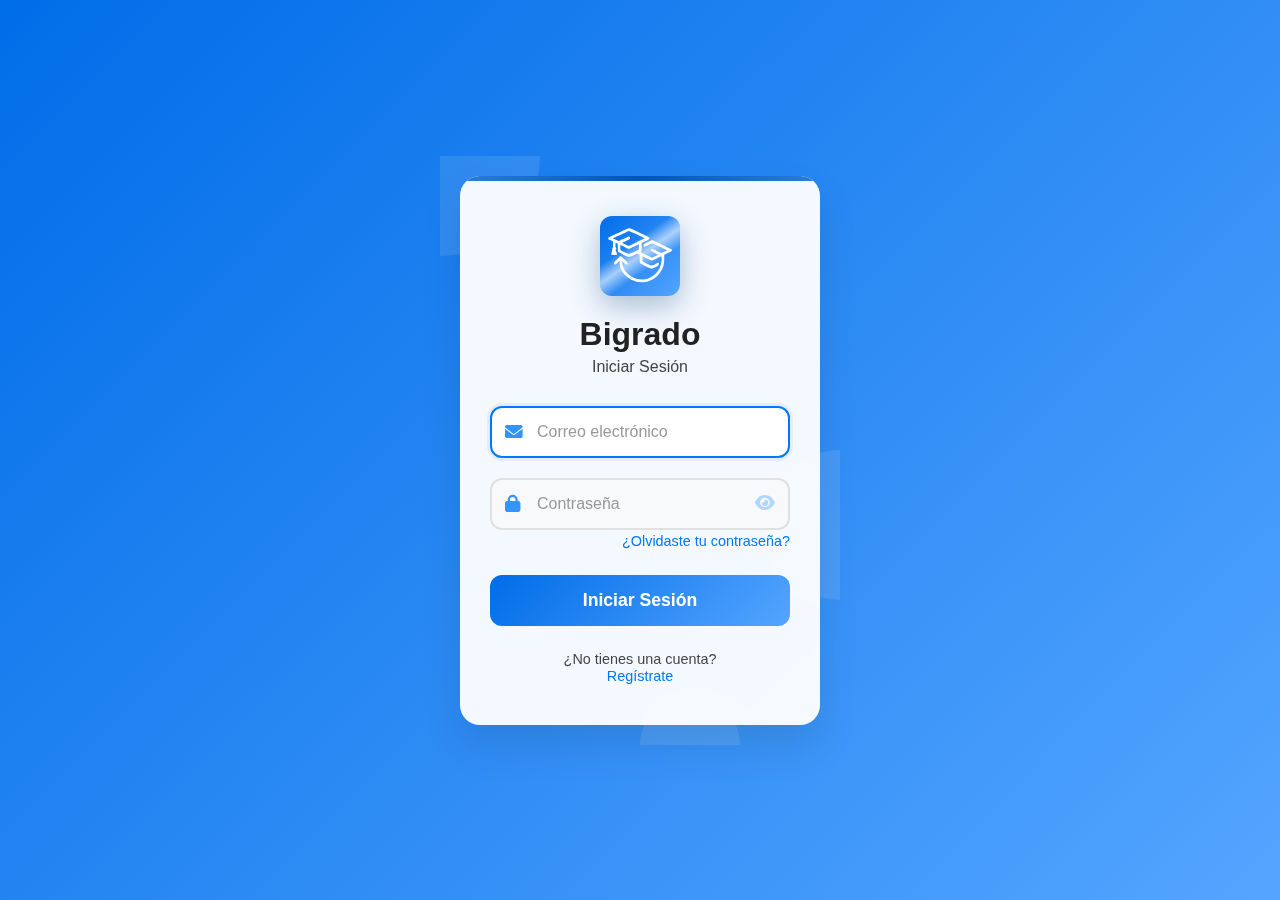
<file: index.html>
<!DOCTYPE html>
<html lang="es">
<head>
    <meta charset="UTF-8">
    <meta name="viewport" content="width=device-width, initial-scale=1.0">
    <title>Login - Bigrado</title>
    <link rel="stylesheet" href="/css/login.css">
    <link rel="icon" href="/img/Logo_Bigrado_negro.svg" type="image/x-icon">
    <link rel="stylesheet" href="https://cdnjs.cloudflare.com/ajax/libs/font-awesome/6.0.0/css/all.min.css">
</head>
<body>
    <div class="login-container">
        <div class="login-card">
            <div class="login-header">
                <div class="logo">
                    <svg class="icon" xmlns="http://www.w3.org/2000/svg" viewBox="0 0 446 379" preserveAspectRatio="xMidYMid meet">
                        <g transform="translate(0,379) scale(0.1,-0.1)" fill="currentColor" stroke="none">
                            <path d="M1310 3728 c-58 -28 -130 -61 -160 -75 -56 -26 -145 -67 -260 -121
                                -408 -190 -529 -246 -673 -313 -93 -43 -177 -85 -188 -95 -25 -22 -26 -86 -2
                                -110 10 -9 83 -48 163 -86 79 -38 148 -74 152 -81 4 -7 8 -96 8 -199 l0 -187
                                -31 -36 c-26 -30 -30 -40 -25 -68 12 -55 10 -68 -27 -225 -20 -84 -37 -163
                                -37 -175 0 -44 14 -47 192 -47 238 0 240 2 158 227 -27 76 -50 141 -50 145 0
                                4 11 18 25 32 33 33 32 68 -5 109 l-30 35 0 156 c0 86 3 156 8 156 4 0 39 -17
                                77 -38 l70 -37 5 -260 c6 -301 2 -289 101 -349 164 -101 593 -303 660 -312 35
                                -5 60 0 121 25 83 33 330 142 418 185 l55 27 88 -42 87 -43 0 -266 c0 -246 1
                                -267 20 -297 27 -44 77 -74 355 -213 248 -123 412 -190 464 -190 68 0 439 171
                                457 211 19 41 56 198 49 209 -11 17 -31 11 -116 -37 -130 -73 -360 -173 -397
                                -173 -19 0 -80 18 -135 40 -127 51 -457 214 -486 241 -20 19 -21 29 -21 194
                                l0 173 243 -118 c309 -150 380 -180 428 -180 31 0 104 33 345 156 168 86 308
                                153 312 149 4 -3 8 -72 10 -152 7 -322 -91 -653 -265 -895 -314 -435 -878
                                -656 -1402 -548 -128 26 -199 50 -321 106 -280 131 -510 355 -648 629 -69 140
                                -104 272 -116 450 l-6 79 128 -127 c119 -117 132 -127 166 -127 55 0 96 43 96
                                101 0 43 -2 45 -216 260 -123 124 -226 219 -239 222 -13 2 -36 -2 -52 -9 -27
                                -12 -369 -343 -426 -412 -58 -71 -19 -162 69 -162 22 0 54 27 155 126 l128
                                127 5 -34 c3 -19 7 -79 10 -134 23 -445 362 -920 821 -1149 416 -207 863 -231
                                1284 -67 477 185 838 591 965 1086 33 132 46 270 46 502 l0 230 138 66 c75 36
                                190 91 254 121 102 47 120 59 134 90 14 29 15 39 4 65 -10 24 -31 39 -107 76
                                -52 25 -96 45 -98 45 -2 0 -93 43 -202 96 -109 53 -234 113 -278 134 -92 44
                                -286 136 -497 239 -111 53 -158 71 -190 71 -33 0 -95 -26 -292 -121 -138 -66
                                -261 -127 -273 -135 -21 -13 -23 -22 -23 -109 0 -52 4 -97 10 -100 11 -7 7 -9
                                345 154 126 61 235 111 241 111 6 0 178 -79 380 -176 203 -97 433 -207 511
                                -244 l142 -67 -206 -100 -206 -101 -305 149 c-167 82 -316 149 -329 149 -31 0
                                -93 -60 -93 -89 0 -62 21 -77 271 -201 l239 -119 -27 -15 c-16 -9 -111 -57
                                -212 -106 l-184 -91 -36 14 c-96 39 -604 285 -708 343 l-65 36 35 37 c20 20
                                41 49 47 65 7 18 10 122 10 284 l-1 255 240 113 c275 129 285 135 301 174 10
                                25 9 35 -6 65 -17 33 -38 45 -249 144 -126 60 -288 136 -360 171 -71 34 -166
                                79 -210 100 -81 38 -156 73 -409 194 -178 85 -198 86 -346 14z m525 -311 c582
                                -273 725 -341 725 -347 -1 -3 -78 -41 -173 -84 -95 -43 -344 -164 -553 -268
                                l-382 -189 -238 116 c-168 82 -235 119 -224 124 8 5 125 60 260 122 135 62
                                255 124 268 136 24 24 29 67 11 107 -11 23 -62 56 -88 56 -6 0 -111 -47 -233
                                -104 -123 -57 -273 -126 -334 -155 -61 -28 -116 -51 -123 -51 -16 0 -401 182
                                -401 190 0 3 163 82 362 175 200 94 444 209 543 257 119 58 188 86 205 83 14
                                -2 183 -77 375 -168z m323 -944 l-3 -188 -143 -72 c-79 -39 -230 -109 -335
                                -153 -161 -69 -198 -81 -232 -77 -47 5 -301 120 -465 210 l-115 63 -3 172 c-1
                                95 0 172 2 172 3 0 85 -39 183 -86 340 -165 384 -184 417 -184 24 0 130 49
                                358 164 177 90 326 164 331 165 4 0 6 -83 5 -186z"
                            />
                        </g>
                    </svg>
                </div>
                <h1>Bigrado</h1>
                <p>Iniciar Sesión</p>
            </div>
            
            <form id="loginForm" class="login-form">
                <div class="form-group password-group">
                    <div class="input-container">
                        <i class="fas fa-envelope"></i>
                        <input type="email" id="correoElectronico" name="correoElectronico" placeholder="Correo electrónico" required>
                    </div>
                </div>
                
                <div class="form-group">
                    <div class="input-container">
                        <i class="fas fa-lock"></i>
                        <input type="password" id="clave" name="clave" placeholder="Contraseña" required>
                        <button type="button" class="toggle-password" onclick="togglePassword()">
                            <i class="fas fa-eye" id="toggleIcon"></i>
                        </button>
                    </div>
                </div>

                <div class="forgot-container">
                    <a href="/recuperar.html" class="forgot-password">¿Olvidaste tu contraseña?</a>
                </div>
                
                <div id="errorMessage" class="error-message"></div>
                
                <button type="submit" class="login-btn" id="loginBtn">
                    <span class="btn-text">Iniciar Sesión</span>
                    <div class="loading-spinner" style="display: none;"></div>
                </button>
            </form>
            

            <div class="login-footer">
                <p>¿No tienes una cuenta?</p>
                <a href="/register.html" class="register">Regístrate</a>
            </div>
        </div>
        
        <div class="background-shapes">
            <div class="shape shape-1"></div>
            <div class="shape shape-2"></div>
            <div class="shape shape-3"></div>
        </div>
    </div>

    <!-- Modal de éxito -->
    <div id="successModal" class="modal">
        <div class="modal-content">
            <div class="success-icon">
                <i class="fas fa-check-circle"></i>
            </div>
            <h2>Autenticación exitosa</h2>
            <p id="welcomeMessage">Autenticación exitosa</p>
            <button onclick="redirectToDashboard()" class="success-btn">Continuar</button>
        </div>
    </div>
    
    <script src="/js/login.js"></script>
</body>
</html>
</file>
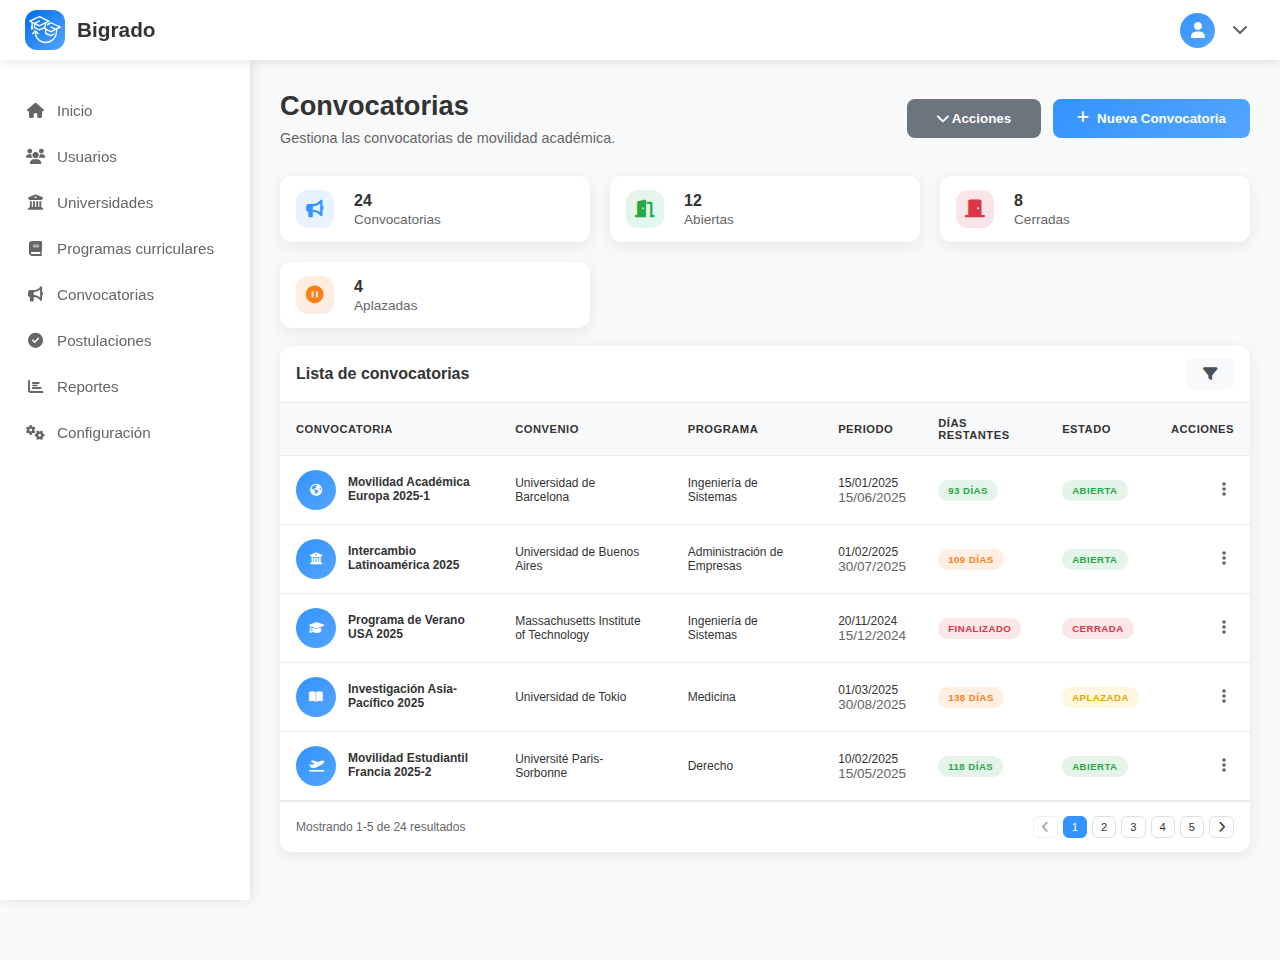
<file: convocatorias.html>
<!DOCTYPE html>
<html lang="es">
<head>
    <meta charset="UTF-8">
    <meta name="viewport" content="width=device-width, initial-scale=1.0">
    <title>Convocatorias - Bigrado</title>
    <link rel="stylesheet" href="/css/app.css">
    <link rel="icon" href="/img/Logo_Bigrado_negro.svg" type="image/x-icon">
    <link rel="stylesheet" href="https://cdnjs.cloudflare.com/ajax/libs/font-awesome/6.0.0/css/all.min.css">
</head>
<body data-page="convocatorias">
    <!-- Topbar Container -->
    <div id="topbar-container"></div>

    <!-- Sidebar Overlay para móvil -->
    <div class="sidebar-overlay" id="sidebarOverlay" onclick="toggleSidebar()"></div>

    <!-- Layout principal -->
    <div class="main-layout">
        <!-- Sidebar Container -->
        <div id="sidebar-container"></div>

        <!-- Contenido principal -->
        <main class="main-content">
            <!-- Header de página -->
            <div class="page-header">
                <div>
                    <h1>Convocatorias</h1>
                    <p>Gestiona las convocatorias de movilidad académica.</p>
                </div>
                <div class="header-actions">
                    <!-- Botón de Más acciones con dropdown -->
                    <div class="dropdown-container">
                        <button class="secondary-btn" onclick="toggleActionsDropdown()">
                            <i class="fas fa-chevron-down"></i>
                            Acciones
                        </button>
                        <div class="dropdown-menu" id="actionsDropdown">
                            <button class="dropdown-item" onclick="importarMasivamente()">
                                <i class="fas fa-file-import"></i>
                                Importar convocatorias
                            </button>
                            <button class="dropdown-item" onclick="enviarCorreoMasivo()">
                                <i class="fas fa-envelope"></i>
                                Enviar correo masivo
                            </button>
                        </div>
                    </div>
                    <button class="new-btn" onclick="openNewConvocatoriaModal()">
                        <i class="fas fa-plus"></i>
                        Nueva Convocatoria
                    </button>
                </div>
            </div>

            <!-- Cards de resumen -->
            <div class="summary-cards">
                <div class="summary-card">
                    <div class="summary-icon total">
                        <i class="fas fa-bullhorn"></i>
                    </div>
                    <div class="summary-content">
                        <h3>24</h3>
                        <p>Convocatorias</p>
                    </div>
                </div>

                <div class="summary-card">
                    <div class="summary-icon students">
                        <i class="fas fa-door-open"></i>
                    </div>
                    <div class="summary-content">
                        <h3>12</h3>
                        <p>Abiertas</p>
                    </div>
                </div>

                <div class="summary-card">
                    <div class="summary-icon admins">
                        <i class="fas fa-door-closed"></i>
                    </div>
                    <div class="summary-content">
                        <h3>8</h3>
                        <p>Cerradas</p>
                    </div>
                </div>

                <div class="summary-card">
                    <div class="summary-icon support">
                        <i class="fas fa-pause-circle"></i>
                    </div>
                    <div class="summary-content">
                        <h3>4</h3>
                        <p>Aplazadas</p>
                    </div>
                </div>
            </div>

            <!-- Tabla de convocatorias -->
            <div class="table-container">
                <div class="table-header">
                    <h3>Lista de convocatorias</h3>
                    <button class="filter-toggle-btn" onclick="toggleFilters()">
                        <i class="fas fa-filter"></i>
                    </button>
                </div>

                <!-- Filtros colapsables -->
                <div class="filters-section" id="filtersSection" style="display: none;">
                    <div class="filters-row">
                        <div class="filter-fields-container">
                            <div class="filter-group">
                                <label for="filterNombre">Nombre de convocatoria</label>
                                <input type="text" id="filterNombre" placeholder="Buscar por nombre...">
                            </div>
                            
                            <div class="filter-group">
                                <label for="filterPrograma">Programa curricular</label>
                                <select id="filterPrograma">
                                    <option value="">Todos los programas</option>
                                    <option value="ingenieria-sistemas">Ingeniería de Sistemas</option>
                                    <option value="administracion">Administración de Empresas</option>
                                    <option value="derecho">Derecho</option>
                                    <option value="medicina">Medicina</option>
                                    <option value="arquitectura">Arquitectura</option>
                                </select>
                            </div>
                            
                            <div class="filter-group">
                                <label for="filterConvenio">Convenio</label>
                                <select id="filterConvenio">
                                    <option value="">Todos los convenios</option>
                                    <option value="erasmus">Erasmus+</option>
                                    <option value="bilateral">Bilateral</option>
                                    <option value="multilateral">Multilateral</option>
                                </select>
                            </div>

                            <div class="filter-group">
                                <label for="filterEstado">Estado</label>
                                <select id="filterEstado">
                                    <option value="">Todos los estados</option>
                                    <option value="abierta">Abierta</option>
                                    <option value="aplazada">Aplazada</option>
                                    <option value="cerrada">Cerrada</option>
                                </select>
                            </div>
                        </div>
                        
                        <div class="filter-buttons">
                            <button class="filter-btn primary" onclick="applyFilters()">
                                <i class="fas fa-search"></i>
                                Buscar
                            </button>
                            <button class="filter-btn secondary" onclick="clearFilters()">
                                <i class="fas fa-times"></i>
                                Limpiar
                            </button>
                        </div>
                    </div>
                </div>

                <table class="contents-table">
                    <thead>
                        <tr>
                            <th>Convocatoria</th>
                            <th>Convenio</th>
                            <th>Programa</th>
                            <th>Periodo</th>
                            <th>Días Restantes</th>
                            <th>Estado</th>
                            <th>Acciones</th>
                        </tr>
                    </thead>
                    <tbody>
                        <tr>
                            <td>
                                <div class="info-cell">
                                    <div class="avatar-table">
                                        <i class="fas fa-globe-americas"></i>
                                    </div>
                                    <div class="details-table">
                                        <div class="title-one">Movilidad Académica Europa 2025-1</div>
                                    </div>
                                </div>
                            </td>
                            <td>
                                <div class="title-two">
                                    <div>Universidad de Barcelona</div>
                                </div>
                            </td>
                            <td>
                                <div class="title-two">
                                    <div>Ingeniería de Sistemas</div>
                                </div>
                            </td>
                            <td>
                                <div class="title-two">
                                    <div>15/01/2025</div>
                                </div>
                                <div class="title-one-small">15/06/2025</div>
                            </td>
                            <td>
                                <span class="role-badge student">93 días</span>
                            </td>
                            <td>
                                <span class="status-badge active">Abierta</span>
                            </td>
                            <td>
                                <div class="actions-menu">
                                    <button class="actions-button" onclick="toggleActions(this)">
                                        <i class="fas fa-ellipsis-v"></i>
                                    </button>
                                    <div class="actions-dropdown">
                                        <a href="#" onclick="viewConvocatoria(1)">
                                            <i class="fas fa-eye"></i>
                                            Ver detalles
                                        </a>
                                        <a href="#" onclick="editConvocatoria(1)">
                                            <i class="fas fa-edit"></i>
                                            Editar
                                        </a>
                                        <a href="#" onclick="toggleConvocatoriaStatus(1)">
                                            <i class="fas fa-exchange-alt"></i>
                                            Cambiar estado
                                        </a>
                                        <a href="#" onclick="deleteConvocatoria(1)" class="danger">
                                            <i class="fas fa-trash-alt"></i>
                                            Eliminar
                                        </a>
                                    </div>
                                </div>
                            </td>
                        </tr>

                        <tr>
                            <td>
                                <div class="info-cell">
                                    <div class="avatar-table">
                                        <i class="fas fa-university"></i>
                                    </div>
                                    <div class="details-table">
                                        <div class="title-one">Intercambio Latinoamérica 2025</div>
                                    </div>
                                </div>
                            </td>
                            <td>
                                <div class="title-two">
                                    <div>Universidad de Buenos Aires</div>
                                </div>
                            </td>
                            <td>
                                <div class="title-two">
                                    <div>Administración de Empresas</div>
                                </div>
                            </td>
                            <td>
                                <div class="title-two">
                                    <div>01/02/2025</div>
                                </div>
                                <div class="title-one-small">30/07/2025</div>
                            </td>
                            <td>
                                <span class="role-badge support">109 días</span>
                            </td>
                            <td>
                                <span class="status-badge active">Abierta</span>
                            </td>
                            <td>
                                <div class="actions-menu">
                                    <button class="actions-button" onclick="toggleActions(this)">
                                        <i class="fas fa-ellipsis-v"></i>
                                    </button>
                                    <div class="actions-dropdown">
                                        <a href="#" onclick="viewConvocatoria(2)">
                                            <i class="fas fa-eye"></i>
                                            Ver detalles
                                        </a>
                                        <a href="#" onclick="editConvocatoria(2)">
                                            <i class="fas fa-edit"></i>
                                            Editar
                                        </a>
                                        <a href="#" onclick="toggleConvocatoriaStatus(2)">
                                            <i class="fas fa-exchange-alt"></i>
                                            Cambiar estado
                                        </a>
                                        <a href="#" onclick="deleteConvocatoria(2)" class="danger">
                                            <i class="fas fa-trash-alt"></i>
                                            Eliminar
                                        </a>
                                    </div>
                                </div>
                            </td>
                        </tr>

                        <tr>
                            <td>
                                <div class="info-cell">
                                    <div class="avatar-table">
                                        <i class="fas fa-graduation-cap"></i>
                                    </div>
                                    <div class="details-table">
                                        <div class="title-one">Programa de Verano USA 2025</div>
                                    </div>
                                </div>
                            </td>
                            <td>
                                <div class="title-two">
                                    <div>Massachusetts Institute of Technology</div>
                                </div>
                            </td>
                            <td>
                                <div class="title-two">
                                    <div>Ingeniería de Sistemas</div>
                                </div>
                            </td>
                            <td>
                                <div class="title-two">
                                    <div>20/11/2024</div>
                                </div>
                                <div class="title-one-small">15/12/2024</div>
                            </td>
                            <td>
                                <span class="role-badge admin">Finalizado</span>
                            </td>
                            <td>
                                <span class="status-badge inactive">Cerrada</span>
                            </td>
                            <td>
                                <div class="actions-menu">
                                    <button class="actions-button" onclick="toggleActions(this)">
                                        <i class="fas fa-ellipsis-v"></i>
                                    </button>
                                    <div class="actions-dropdown">
                                        <a href="#" onclick="viewConvocatoria(3)">
                                            <i class="fas fa-eye"></i>
                                            Ver detalles
                                        </a>
                                        <a href="#" onclick="editConvocatoria(3)">
                                            <i class="fas fa-edit"></i>
                                            Editar
                                        </a>
                                        <a href="#" onclick="toggleConvocatoriaStatus(3)">
                                            <i class="fas fa-exchange-alt"></i>
                                            Cambiar estado
                                        </a>
                                        <a href="#" onclick="deleteConvocatoria(3)" class="danger">
                                            <i class="fas fa-trash-alt"></i>
                                            Eliminar
                                        </a>
                                    </div>
                                </div>
                            </td>
                        </tr>

                        <tr>
                            <td>
                                <div class="info-cell">
                                    <div class="avatar-table">
                                        <i class="fas fa-book-open"></i>
                                    </div>
                                    <div class="details-table">
                                        <div class="title-one">Investigación Asia-Pacífico 2025</div>
                                    </div>
                                </div>
                            </td>
                            <td>
                                <div class="title-two">
                                    <div>Universidad de Tokio</div>
                                </div>
                            </td>
                            <td>
                                <div class="title-two">
                                    <div>Medicina</div>
                                </div>
                            </td>
                            <td>
                                <div class="title-two">
                                    <div>01/03/2025</div>
                                </div>
                                <div class="title-one-small">30/08/2025</div>
                            </td>
                            <td>
                                <span class="role-badge support">138 días</span>
                            </td>
                            <td>
                                <span class="status-badge pending">Aplazada</span>
                            </td>
                            <td>
                                <div class="actions-menu">
                                    <button class="actions-button" onclick="toggleActions(this)">
                                        <i class="fas fa-ellipsis-v"></i>
                                    </button>
                                    <div class="actions-dropdown">
                                        <a href="#" onclick="viewConvocatoria(4)">
                                            <i class="fas fa-eye"></i>
                                            Ver detalles
                                        </a>
                                        <a href="#" onclick="editConvocatoria(4)">
                                            <i class="fas fa-edit"></i>
                                            Editar
                                        </a>
                                        <a href="#" onclick="toggleConvocatoriaStatus(4)">
                                            <i class="fas fa-exchange-alt"></i>
                                            Cambiar estado
                                        </a>
                                        <a href="#" onclick="deleteConvocatoria(4)" class="danger">
                                            <i class="fas fa-trash-alt"></i>
                                            Eliminar
                                        </a>
                                    </div>
                                </div>
                            </td>
                        </tr>

                        <tr>
                            <td>
                                <div class="info-cell">
                                    <div class="avatar-table">
                                        <i class="fas fa-plane-departure"></i>
                                    </div>
                                    <div class="details-table">
                                        <div class="title-one">Movilidad Estudiantil Francia 2025-2</div>
                                    </div>
                                </div>
                            </td>
                            <td>
                                <div class="title-two">
                                    <div>Université Paris-Sorbonne</div>
                                </div>
                            </td>
                            <td>
                                <div class="title-two">
                                    <div>Derecho</div>
                                </div>
                            </td>
                            <td>
                                <div class="title-two">
                                    <div>10/02/2025</div>
                                </div>
                                <div class="title-one-small">15/05/2025</div>
                            </td>
                            <td>
                                <span class="role-badge student">118 días</span>
                            </td>
                            <td>
                                <span class="status-badge active">Abierta</span>
                            </td>
                            <td>
                                <div class="actions-menu">
                                    <button class="actions-button" onclick="toggleActions(this)">
                                        <i class="fas fa-ellipsis-v"></i>
                                    </button>
                                    <div class="actions-dropdown">
                                        <a href="#" onclick="viewConvocatoria(5)">
                                            <i class="fas fa-eye"></i>
                                            Ver detalles
                                        </a>
                                        <a href="#" onclick="editConvocatoria(5)">
                                            <i class="fas fa-edit"></i>
                                            Editar
                                        </a>
                                        <a href="#" onclick="toggleConvocatoriaStatus(5)">
                                            <i class="fas fa-exchange-alt"></i>
                                            Cambiar estado
                                        </a>
                                        <a href="#" onclick="deleteConvocatoria(5)" class="danger">
                                            <i class="fas fa-trash-alt"></i>
                                            Eliminar
                                        </a>
                                    </div>
                                </div>
                            </td>
                        </tr>
                    </tbody>
                </table>

                <!-- Paginación -->
                <div class="pagination-container">
                    <div class="pagination-info">
                        Mostrando 1-5 de 24 resultados
                    </div>
                    <div class="pagination">
                        <button disabled>
                            <i class="fas fa-chevron-left"></i>
                        </button>
                        <button class="active">1</button>
                        <button>2</button>
                        <button>3</button>
                        <button>4</button>
                        <button>5</button>
                        <button>
                            <i class="fas fa-chevron-right"></i>
                        </button>
                    </div>
                </div>
            </div>
        </main>
    </div>

    <!-- Modal de Nueva Convocatoria -->
    <div id="newConvocatoriaModal" class="modal">
        <div class="modal-content">
            <span class="close-modal" onclick="closeNewConvocatoriaModal()">&times;</span>
            <h2>Nueva Convocatoria</h2>
            <form id="newConvocatoriaForm" class="new-modal-form">
                <!-- Información General -->
                <div class="form-section">
                    <h3><i class="fas fa-info-circle"></i> Información General de la Convocatoria</h3>
                    <div class="form-row">
                        <div class="form-group">
                            <label for="nombreConvocatoria">Nombre de la convocatoria</label>
                            <input type="text" id="nombreConvocatoria" name="nombreConvocatoria" placeholder="Ej: Movilidad Académica Europa 2025-1" required>
                        </div>
                    </div>
                    <div class="form-row">
                        <div class="form-group">
                            <label for="convenioUniversitario">Convenio universitario</label>
                            <select id="convenioUniversitario" name="convenioUniversitario" required>
                                <option value="">Seleccione un convenio</option>
                                <option value="erasmus">Erasmus+</option>
                                <option value="bilateral">Bilateral</option>
                                <option value="multilateral">Multilateral</option>
                            </select>
                        </div>
                        <div class="form-group">
                            <label for="programaCurricular">Programa curricular</label>
                            <select id="programaCurricular" name="programaCurricular" required>
                                <option value="">Seleccione un programa</option>
                                <option value="ingenieria-sistemas">Ingeniería de Sistemas</option>
                                <option value="administracion">Administración de Empresas</option>
                                <option value="derecho">Derecho</option>
                                <option value="medicina">Medicina</option>
                                <option value="arquitectura">Arquitectura</option>
                            </select>
                        </div>
                    </div>
                    <div class="form-group">
                        <label for="descripcionOferta">Descripción de la oferta</label>
                        <textarea id="descripcionOferta" name="descripcionOferta" rows="4" placeholder="Describe los detalles de la convocatoria..." required></textarea>
                    </div>
                </div>

                <!-- Fechas y Duración -->
                <div class="form-section">
                    <h3><i class="fas fa-calendar-alt"></i> Fechas y Duración</h3>
                    <div class="form-row">
                        <div class="form-group">
                            <label for="inicioConvocatoria">Inicio de la convocatoria</label>
                            <input type="date" id="inicioConvocatoria" name="inicioConvocatoria" required>
                        </div>
                        <div class="form-group">
                            <label for="cierreConvocatoria">Cierre de la convocatoria</label>
                            <input type="date" id="cierreConvocatoria" name="cierreConvocatoria" required>
                        </div>
                    </div>
                    <div class="form-row">
                        <div class="form-group">
                            <label for="inicioPrograma">Inicio del programa</label>
                            <input type="date" id="inicioPrograma" name="inicioPrograma" required>
                        </div>
                        <div class="form-group">
                            <label for="duracion">Duración (años)</label>
                            <input type="number" id="duracion" name="duracion" min="0.5" max="10" step="0.5" placeholder="Ej: 1" required>
                        </div>
                    </div>
                </div>

                <!-- Documentación Requerida -->
                <div class="form-section">
                    <h3><i class="fas fa-file-alt"></i> Documentación Requerida</h3>
                    <div class="form-row">
                        <div class="form-group">
                            <label for="requisitosGenerales">Requisitos generales</label>
                            <textarea id="requisitosGenerales" name="requisitosGenerales" rows="3" placeholder="Describe los requisitos generales..." required></textarea>
                        </div>
                    </div>
                    <div class="form-row">
                        <div class="form-group">
                            <label for="requisitosAcademicos">Requisitos académicos</label>
                            <textarea id="requisitosAcademicos" name="requisitosAcademicos" rows="3" placeholder="Describe los requisitos académicos..." required></textarea>
                        </div>
                    </div>
                    <div class="form-row">
                        <div class="form-group">
                            <label for="documentosConvocatoria">Documentos de la convocatoria</label>
                            <textarea id="documentosConvocatoria" name="documentosConvocatoria" rows="3" placeholder="Lista los documentos requeridos..." required></textarea>
                        </div>
                    </div>
                    <div class="form-group">
                        <label for="cartaAceptacion">Carta de aceptación de términos</label>
                        <input type="file" id="cartaAceptacion" name="cartaAceptacion" accept=".pdf,.doc,.docx" required>
                        <p class="form-hint">Formatos permitidos: PDF, DOC, DOCX (Máx. 5MB)</p>
                    </div>
                </div>

                <!-- Preselección -->
                <div class="form-section">
                    <h3><i class="fas fa-user-check"></i> Preselección</h3>
                    <div class="form-row">
                        <div class="form-group">
                            <label for="procesoPreseleccion">Proceso de preselección</label>
                            <textarea id="procesoPreseleccion" name="procesoPreseleccion" rows="3" placeholder="Describe el proceso de preselección..." required></textarea>
                        </div>
                    </div>
                    <div class="form-row">
                        <div class="form-group">
                            <label for="cronograma">Cronograma</label>
                            <textarea id="cronograma" name="cronograma" rows="3" placeholder="Detalla el cronograma de actividades..." required></textarea>
                        </div>
                    </div>
                    <div class="form-group">
                        <label for="aclaracionesReclamaciones">Aclaraciones y reclamaciones</label>
                        <textarea id="aclaracionesReclamaciones" name="aclaracionesReclamaciones" rows="3" placeholder="Información sobre aclaraciones y reclamaciones..." required></textarea>
                    </div>
                </div>

                <!-- Financiación y Contacto -->
                <div class="form-section">
                    <h3><i class="fas fa-money-bill-wave"></i> Financiación y Contacto</h3>
                    <div class="form-row">
                        <div class="form-group">
                            <label for="financiacion">Financiación</label>
                            <textarea id="financiacion" name="financiacion" rows="3" placeholder="Describe las opciones de financiación disponibles..." required></textarea>
                        </div>
                    </div>
                    <div class="form-group">
                        <label for="mayorInformacion">Mayor información</label>
                        <textarea id="mayorInformacion" name="mayorInformacion" rows="3" placeholder="Contacto y más información (correo, teléfono, sitio web)..." required></textarea>
                    </div>
                </div>

                <div class="form-actions">
                    <button type="button" class="secondary-btn" onclick="closeNewConvocatoriaModal()">
                        <i class="fas fa-times"></i>
                        Cancelar
                    </button>
                    <button type="submit" class="primary-btn">
                        <i class="fas fa-save"></i>
                        Crear Convocatoria
                    </button>
                </div>
            </form>
        </div>
    </div>

    <!-- Modal de Ver Detalles de la Convocatoria -->
    <div id="viewConvocatoriaModal" class="modal">
        <div class="modal-content">
            <span class="close-modal" onclick="closeViewConvocatoriaModal()">&times;</span>
            <h2 id="viewConvocatoriaTitle">Detalles de la Convocatoria</h2>
            
            <div class="details-container">
                <!-- Información básica de la convocatoria -->
                <div class="details-header">
                    <div class="avatar-large" id="viewConvocatoriaAvatar">
                        <i class="fas fa-bullhorn"></i>
                    </div>
                    <div class="details-main-info">
                        <h3 id="viewConvocatoriaName">Nombre de la Convocatoria</h3>
                        <p id="viewConvocatoriaUniversidad">Universidad de Destino</p>
                        <div class="details-badges">
                            <span id="viewConvocatoriaEstado" class="status-badge">Estado</span>
                        </div>
                    </div>
                </div>

                <!-- Secciones de información -->
                <div class="details-sections">
                    <!-- Información general -->
                    <div class="detail-section">
                        <h4><i class="fas fa-info-circle"></i> Información General</h4>
                        <div class="detail-grid">
                            <div class="detail-item">
                                <label>Nombre de la Convocatoria</label>
                                <span id="detailNombre">-</span>
                            </div>
                            <div class="detail-item">
                                <label>Convenio Universitario</label>
                                <span id="detailConvenio">-</span>
                            </div>
                            <div class="detail-item">
                                <label>Programa Curricular</label>
                                <span id="detailPrograma">-</span>
                            </div>
                            <div class="detail-item">
                                <label>Ciudad y País</label>
                                <span id="detailCiudadPais">-</span>
                            </div>
                        </div>
                        <div class="detail-item" style="margin-top: 15px;">
                            <label>Descripción de la Oferta</label>
                            <span id="detailDescripcion" style="white-space: pre-wrap;">-</span>
                        </div>
                    </div>

                    <!-- Fechas y duración -->
                    <div class="detail-section">
                        <h4><i class="fas fa-calendar-alt"></i> Fechas y Duración</h4>
                        <div class="detail-grid">
                            <div class="detail-item">
                                <label>Inicio de la Convocatoria</label>
                                <span id="detailInicioConvocatoria">-</span>
                            </div>
                            <div class="detail-item">
                                <label>Cierre de la Convocatoria</label>
                                <span id="detailCierreConvocatoria">-</span>
                            </div>
                            <div class="detail-item">
                                <label>Inicio del Programa</label>
                                <span id="detailInicioPrograma">-</span>
                            </div>
                            <div class="detail-item">
                                <label>Duración</label>
                                <span id="detailDuracion">-</span>
                            </div>
                            <div class="detail-item">
                                <label>Días Restantes</label>
                                <span id="detailDiasRestantes">-</span>
                            </div>
                        </div>
                    </div>

                    <!-- Documentación requerida -->
                    <div class="detail-section">
                        <h4><i class="fas fa-file-alt"></i> Documentación Requerida</h4>
                        <div class="detail-item" style="margin-bottom: 15px;">
                            <label>Requisitos Generales</label>
                            <span id="detailRequisitosGenerales" style="white-space: pre-wrap;">-</span>
                        </div>
                        <div class="detail-item" style="margin-bottom: 15px;">
                            <label>Requisitos Académicos</label>
                            <span id="detailRequisitosAcademicos" style="white-space: pre-wrap;">-</span>
                        </div>
                        <div class="detail-item" style="margin-bottom: 15px;">
                            <label>Documentos de la Convocatoria</label>
                            <span id="detailDocumentosConvocatoria" style="white-space: pre-wrap;">-</span>
                        </div>
                        <div class="detail-item">
                            <label>Carta de Aceptación de Términos</label>
                            <span id="detailCartaAceptacion">
                                <a href="#" class="download-link">
                                    <i class="fas fa-download"></i> Descargar documento
                                </a>
                            </span>
                        </div>
                    </div>

                    <!-- Preselección -->
                    <div class="detail-section">
                        <h4><i class="fas fa-user-check"></i> Preselección</h4>
                        <div class="detail-item" style="margin-bottom: 15px;">
                            <label>Proceso de Preselección</label>
                            <span id="detailProcesoPreseleccion" style="white-space: pre-wrap;">-</span>
                        </div>
                        <div class="detail-item" style="margin-bottom: 15px;">
                            <label>Cronograma</label>
                            <span id="detailCronograma" style="white-space: pre-wrap;">-</span>
                        </div>
                        <div class="detail-item">
                            <label>Aclaraciones y Reclamaciones</label>
                            <span id="detailAclaracionesReclamaciones" style="white-space: pre-wrap;">-</span>
                        </div>
                    </div>

                    <!-- Financiación y contacto -->
                    <div class="detail-section">
                        <h4><i class="fas fa-money-bill-wave"></i> Financiación y Contacto</h4>
                        <div class="detail-item" style="margin-bottom: 15px;">
                            <label>Financiación</label>
                            <span id="detailFinanciacion" style="white-space: pre-wrap;">-</span>
                        </div>
                        <div class="detail-item">
                            <label>Mayor Información</label>
                            <span id="detailMayorInformacion" style="white-space: pre-wrap;">-</span>
                        </div>
                    </div>

                    <!-- Información del sistema -->
                    <div class="detail-section">
                        <h4><i class="fas fa-cogs"></i> Información del Sistema</h4>
                        <div class="detail-grid">
                            <div class="detail-item">
                                <label>Fecha de Creación</label>
                                <span id="detailFechaCreacion">-</span>
                            </div>
                            <div class="detail-item">
                                <label>Última Modificación</label>
                                <span id="detailUltimaModificacion">-</span>
                            </div>
                            <div class="detail-item">
                                <label>Creado Por</label>
                                <span id="detailCreadoPor">-</span>
                            </div>
                            <div class="detail-item">
                                <label>Total de Postulantes</label>
                                <span id="detailTotalPostulantes">-</span>
                            </div>
                        </div>
                    </div>
                </div>

                <div class="form-actions">
                    <button type="button" class="secondary-btn" onclick="closeViewConvocatoriaModal()">
                        <i class="fas fa-times"></i> Cerrar
                    </button>
                    <button type="button" class="primary-btn" onclick="editConvocatoriaFromModal()">
                        <i class="fas fa-edit"></i> Editar Convocatoria
                    </button>
                </div>
            </div>
        </div>
    </div>

    <!-- Modal de Editar Convocatoria -->
    <div id="editConvocatoriaModal" class="modal">
        <div class="modal-content">
            <span class="close-modal" onclick="closeEditConvocatoriaModal()">&times;</span>
            <h2 id="editConvocatoriaTitle">Editar Convocatoria</h2>
            <form id="editConvocatoriaForm" class="new-modal-form">
                <!-- Información General -->
                <div class="form-section">
                    <h3><i class="fas fa-info-circle"></i> Información General de la Convocatoria</h3>
                    <div class="form-row">
                        <div class="form-group">
                            <label for="editNombreConvocatoria">Nombre de la convocatoria</label>
                            <input type="text" id="editNombreConvocatoria" name="nombreConvocatoria" placeholder="Ej: Movilidad Académica Europa 2025-1" required>
                        </div>
                    </div>
                    <div class="form-row">
                        <div class="form-group">
                            <label for="editConvenioUniversitario">Convenio universitario</label>
                            <select id="editConvenioUniversitario" name="convenioUniversitario" required>
                                <option value="">Seleccione un convenio</option>
                                <option value="erasmus">Erasmus+</option>
                                <option value="bilateral">Bilateral</option>
                                <option value="multilateral">Multilateral</option>
                            </select>
                        </div>
                        <div class="form-group">
                            <label for="editProgramaCurricular">Programa curricular</label>
                            <select id="editProgramaCurricular" name="programaCurricular" required>
                                <option value="">Seleccione un programa</option>
                                <option value="ingenieria-sistemas">Ingeniería de Sistemas</option>
                                <option value="administracion">Administración de Empresas</option>
                                <option value="derecho">Derecho</option>
                                <option value="medicina">Medicina</option>
                                <option value="arquitectura">Arquitectura</option>
                            </select>
                        </div>
                    </div>
                    <div class="form-row">
                        <div class="form-group">
                            <label for="editCiudad">Ciudad</label>
                            <input type="text" id="editCiudad" name="ciudad" placeholder="Ej: Barcelona" required>
                        </div>
                        <div class="form-group">
                            <label for="editPais">País</label>
                            <input type="text" id="editPais" name="pais" placeholder="Ej: España" required>
                        </div>
                    </div>
                    <div class="form-group">
                        <label for="editDescripcionOferta">Descripción de la oferta</label>
                        <textarea id="editDescripcionOferta" name="descripcionOferta" rows="4" placeholder="Describe los detalles de la convocatoria..." required></textarea>
                    </div>
                </div>

                <!-- Fechas y Duración -->
                <div class="form-section">
                    <h3><i class="fas fa-calendar-alt"></i> Fechas y Duración</h3>
                    <div class="form-row">
                        <div class="form-group">
                            <label for="editInicioConvocatoria">Inicio de la convocatoria</label>
                            <input type="date" id="editInicioConvocatoria" name="inicioConvocatoria" required>
                        </div>
                        <div class="form-group">
                            <label for="editCierreConvocatoria">Cierre de la convocatoria</label>
                            <input type="date" id="editCierreConvocatoria" name="cierreConvocatoria" required>
                        </div>
                    </div>
                    <div class="form-row">
                        <div class="form-group">
                            <label for="editInicioPrograma">Inicio del programa</label>
                            <input type="date" id="editInicioPrograma" name="inicioPrograma" required>
                        </div>
                        <div class="form-group">
                            <label for="editDuracion">Duración (años)</label>
                            <input type="number" id="editDuracion" name="duracion" min="0.5" max="10" step="0.5" placeholder="Ej: 1" required>
                        </div>
                    </div>
                </div>

                <!-- Documentación Requerida -->
                <div class="form-section">
                    <h3><i class="fas fa-file-alt"></i> Documentación Requerida</h3>
                    <div class="form-row">
                        <div class="form-group">
                            <label for="editRequisitosGenerales">Requisitos generales</label>
                            <textarea id="editRequisitosGenerales" name="requisitosGenerales" rows="3" placeholder="Describe los requisitos generales..." required></textarea>
                        </div>
                    </div>
                    <div class="form-row">
                        <div class="form-group">
                            <label for="editRequisitosAcademicos">Requisitos académicos</label>
                            <textarea id="editRequisitosAcademicos" name="requisitosAcademicos" rows="3" placeholder="Describe los requisitos académicos..." required></textarea>
                        </div>
                    </div>
                    <div class="form-row">
                        <div class="form-group">
                            <label for="editDocumentosConvocatoria">Documentos de la convocatoria</label>
                            <textarea id="editDocumentosConvocatoria" name="documentosConvocatoria" rows="3" placeholder="Lista los documentos requeridos..." required></textarea>
                        </div>
                    </div>
                    <div class="form-group">
                        <label for="editCartaAceptacion">Carta de aceptación de términos (Opcional - dejar vacío para mantener actual)</label>
                        <input type="file" id="editCartaAceptacion" name="cartaAceptacion" accept=".pdf,.doc,.docx">
                        <p class="form-hint">Formatos permitidos: PDF, DOC, DOCX (Máx. 5MB). Solo sube un archivo si deseas reemplazar el existente.</p>
                    </div>
                </div>

                <!-- Preselección -->
                <div class="form-section">
                    <h3><i class="fas fa-user-check"></i> Preselección</h3>
                    <div class="form-row">
                        <div class="form-group">
                            <label for="editProcesoPreseleccion">Proceso de preselección</label>
                            <textarea id="editProcesoPreseleccion" name="procesoPreseleccion" rows="3" placeholder="Describe el proceso de preselección..." required></textarea>
                        </div>
                    </div>
                    <div class="form-row">
                        <div class="form-group">
                            <label for="editCronograma">Cronograma</label>
                            <textarea id="editCronograma" name="cronograma" rows="3" placeholder="Detalla el cronograma de actividades..." required></textarea>
                        </div>
                    </div>
                    <div class="form-group">
                        <label for="editAclaracionesReclamaciones">Aclaraciones y reclamaciones</label>
                        <textarea id="editAclaracionesReclamaciones" name="aclaracionesReclamaciones" rows="3" placeholder="Información sobre aclaraciones y reclamaciones..." required></textarea>
                    </div>
                </div>

                <!-- Financiación y Contacto -->
                <div class="form-section">
                    <h3><i class="fas fa-money-bill-wave"></i> Financiación y Contacto</h3>
                    <div class="form-row">
                        <div class="form-group">
                            <label for="editFinanciacion">Financiación</label>
                            <textarea id="editFinanciacion" name="financiacion" rows="3" placeholder="Describe las opciones de financiación disponibles..." required></textarea>
                        </div>
                    </div>
                    <div class="form-group">
                        <label for="editMayorInformacion">Mayor información</label>
                        <textarea id="editMayorInformacion" name="mayorInformacion" rows="3" placeholder="Contacto y más información (correo, teléfono, sitio web)..." required></textarea>
                    </div>
                </div>

                <!-- Estado -->
                <div class="form-section">
                    <h3><i class="fas fa-toggle-on"></i> Estado de la Convocatoria</h3>
                    <div class="form-group">
                        <label for="editEstado">Estado</label>
                        <select id="editEstado" name="estado" required>
                            <option value="abierta">Abierta</option>
                            <option value="aplazada">Aplazada</option>
                            <option value="cerrada">Cerrada</option>
                        </select>
                    </div>
                </div>

                <input type="hidden" id="editConvocatoriaId" name="convocatoriaId">

                <div class="form-actions">
                    <button type="button" class="secondary-btn" onclick="closeEditConvocatoriaModal()">
                        <i class="fas fa-times"></i>
                        Cancelar
                    </button>
                    <button type="submit" class="primary-btn">
                        <i class="fas fa-save"></i>
                        Guardar Cambios
                    </button>
                </div>
            </form>
        </div>
    </div>

    <!-- Modal de Cambiar Estado de la Convocatoria -->
    <div id="toggleConvocatoriaStatusModal" class="modal">
        <div class="modal-content toggle-status-modal-content">
            <span class="close-modal" onclick="closeToggleStatusModal()">&times;</span>
            <div class="status-modal-header">
                <div class="status-icon" id="toggleStatusIcon">
                    <i class="fas fa-exchange-alt"></i>
                </div>
                <h2 id="toggleStatusTitle">Cambiar Estado</h2>
            </div>
            
            <div class="status-modal-body">
                <div class="info-summary">
                    <div class="avatar-small" id="toggleConvocatoriaAvatar">
                        <i class="fas fa-bullhorn"></i>
                    </div>
                    <div class="summary-details">
                        <h4 id="toggleConvocatoriaName">Nombre de la Convocatoria</h4>
                        <p id="toggleConvocatoriaUniversidad">Universidad</p>
                        <span id="toggleConvocatoriaEstadoActual" class="status-badge">Estado Actual</span>
                    </div>
                </div>

                <div class="status-form">
                    <div class="form-group">
                        <label for="nuevoEstado">Nuevo estado</label>
                        <select id="nuevoEstado" name="nuevoEstado" required>
                            <option value="">Seleccione el nuevo estado</option>
                            <option value="Abierta">Abierta</option>
                            <option value="Aplazada">Aplazada</option>
                            <option value="Cerrada">Cerrada</option>
                        </select>
                    </div>

                    <div class="status-warning" id="statusWarning" style="display: none; margin-top: 20px;">
                        <div class="warning-icon">
                            <i class="fas fa-exclamation-triangle"></i>
                        </div>
                        <div class="warning-content">
                            <h4 id="warningTitle">Advertencia</h4>
                            <p id="warningMessage">
                                Mensaje de advertencia dinámico
                            </p>
                        </div>
                    </div>
                </div>
            </div>

            <input type="hidden" id="toggleConvocatoriaId" name="convocatoriaId">

            <div class="status-form-actions">
                <button type="button" class="secondary-btn" onclick="closeToggleStatusModal()">
                    <i class="fas fa-times"></i>
                    Cancelar
                </button>
                <button type="button" id="confirmStatusBtn" class="primary-btn" onclick="confirmStatusChange()">
                    <i class="fas fa-check"></i>
                    <span id="confirmStatusText">Cambiar Estado</span>
                </button>
            </div>
        </div>
    </div>

    <!-- Modal de Eliminar Convocatoria -->
    <div id="deleteConvocatoriaModal" class="modal">
        <div class="modal-content delete-modal-content">
            <span class="close-modal" onclick="closeDeleteConvocatoriaModal()">&times;</span>
            
            <div class="delete-modal-header">
                <div class="delete-icon">
                    <i class="fas fa-exclamation-triangle"></i>
                </div>
                <h2>Eliminar Convocatoria</h2>
                <p class="delete-subtitle">Esta acción es permanente e irreversible</p>
            </div>
            
            <div class="delete-modal-body">
                <!-- Información de la convocatoria -->
                <div class="info-summary">
                    <div class="avatar-small" id="deleteConvocatoriaAvatar">
                        <i class="fas fa-bullhorn"></i>
                    </div>
                    <div class="summary-details">
                        <h4 id="deleteConvocatoriaName">Nombre de la Convocatoria</h4>
                        <p id="deleteConvocatoriaUniversidad">Universidad</p>
                        <span id="deleteConvocatoriaEstado" class="status-badge">Estado</span>
                    </div>
                </div>

                <!-- Advertencia de eliminación -->
                <div class="delete-warning">
                    <div class="warning-content">
                        <p>Al eliminar esta convocatoria se perderán de forma permanente:</p>
                        <ul>
                            <li>Toda la información de la convocatoria</li>
                            <li>Documentos y archivos adjuntos</li>
                            <li>Historial de postulaciones asociadas</li>
                            <li>Información de preselección y resultados</li>
                            <li>Estadísticas y reportes relacionados</li>
                        </ul>
                    </div>
                </div>
            </div>

            <input type="hidden" id="deleteConvocatoriaId" name="convocatoriaId">

            <div class="delete-form-actions">
                <button 
                    type="button" 
                    id="confirmDeleteBtn" 
                    class="critical-danger-btn" 
                    onclick="confirmDeleteConvocatoria()"
                >
                    <i class="fas fa-trash-alt"></i>
                    <span>Eliminar Convocatoria Permanentemente</span>
                </button>
                <button type="button" class="alternative-btn" onclick="changeStatusInsteadOfDelete()">
                    <i class="fas fa-exchange-alt"></i>
                    Cambiar Estado en su lugar
                </button>
                <button type="button" class="secondary-btn" onclick="closeDeleteConvocatoriaModal()">
                    <i class="fas fa-times"></i>
                    Cancelar
                </button>
            </div>
        </div>
    </div>

    <script src="/js/components.js"></script>
    <script src="/js/convocatorias.js"></script>
</body>
</html>
</file>
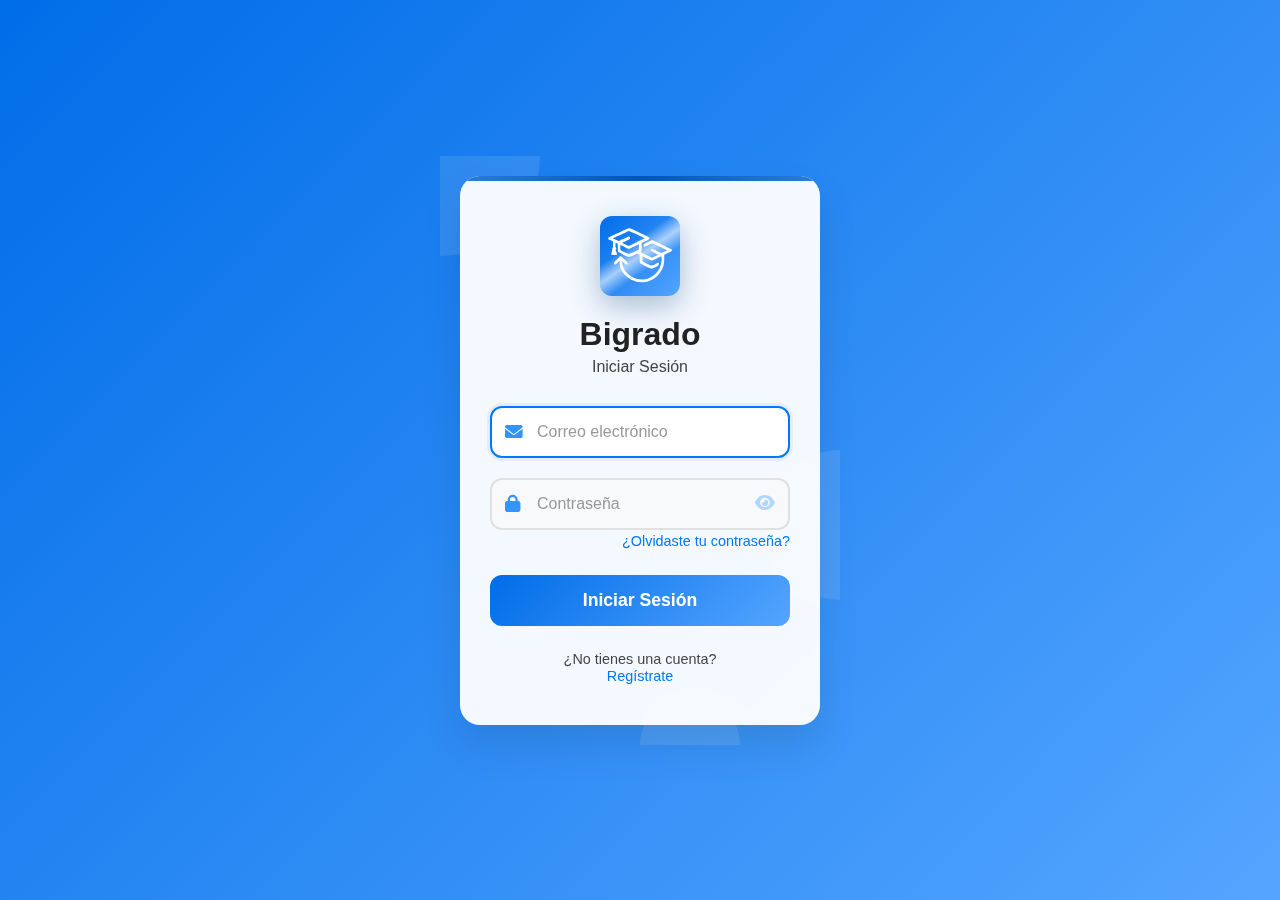
<file: home.html>
<!DOCTYPE html>
<html lang="es">
<head>
    <meta charset="UTF-8">
    <meta name="viewport" content="width=device-width, initial-scale=1.0">
    <title>Dashboard - Sistema Bigrado</title>
    <link href="https://cdnjs.cloudflare.com/ajax/libs/font-awesome/6.0.0/css/all.min.css" rel="stylesheet">
    <style>
        * {
            margin: 0;
            padding: 0;
            box-sizing: border-box;
        }

        body {
            font-family: 'Segoe UI', Tahoma, Geneva, Verdana, sans-serif;
            background: linear-gradient(135deg, #667eea 0%, #764ba2 100%);
            min-height: 100vh;
        }

        .header {
            background: rgba(255, 255, 255, 0.95);
            backdrop-filter: blur(10px);
            padding: 20px;
            box-shadow: 0 2px 10px rgba(0, 0, 0, 0.1);
            display: flex;
            justify-content: space-between;
            align-items: center;
        }

        .logo-section {
            display: flex;
            align-items: center;
            gap: 15px;
        }

        .logo {
            width: 50px;
            height: 50px;
            background: linear-gradient(135deg, #667eea 0%, #764ba2 100%);
            border-radius: 50%;
            display: flex;
            align-items: center;
            justify-content: center;
        }

        .logo i {
            color: white;
            font-size: 1.5rem;
        }

        .welcome-section {
            display: flex;
            align-items: center;
            gap: 20px;
        }

        .user-info {
            text-align: right;
        }

        .user-info h3 {
            color: #333;
            font-size: 1.1rem;
        }

        .user-info p {
            color: #666;
            font-size: 0.9rem;
        }

        .logout-btn {
            background: linear-gradient(135deg, #ff6b6b 0%, #ee5a52 100%);
            color: white;
            border: none;
            padding: 10px 20px;
            border-radius: 25px;
            cursor: pointer;
            font-weight: 600;
            transition: all 0.3s ease;
        }

        .logout-btn:hover {
            transform: translateY(-2px);
            box-shadow: 0 5px 15px rgba(255, 107, 107, 0.4);
        }

        .main-content {
            padding: 40px 20px;
            display: flex;
            flex-direction: column;
            align-items: center;
            gap: 30px;
        }

        .welcome-card {
            background: rgba(255, 255, 255, 0.95);
            backdrop-filter: blur(10px);
            border-radius: 20px;
            padding: 40px;
            text-align: center;
            box-shadow: 0 20px 40px rgba(0, 0, 0, 0.1);
            max-width: 600px;
            width: 100%;
        }

        .welcome-card h1 {
            color: #333;
            font-size: 2.5rem;
            margin-bottom: 20px;
        }

        .welcome-card p {
            color: #666;
            font-size: 1.2rem;
            line-height: 1.6;
        }

        .features-grid {
            display: grid;
            grid-template-columns: repeat(auto-fit, minmax(250px, 1fr));
            gap: 20px;
            max-width: 1000px;
            width: 100%;
        }

        .feature-card {
            background: rgba(255, 255, 255, 0.95);
            backdrop-filter: blur(10px);
            border-radius: 15px;
            padding: 30px;
            text-align: center;
            box-shadow: 0 10px 30px rgba(0, 0, 0, 0.1);
            transition: transform 0.3s ease;
        }

        .feature-card:hover {
            transform: translateY(-5px);
        }

        .feature-icon {
            width: 60px;
            height: 60px;
            background: linear-gradient(135deg, #667eea 0%, #764ba2 100%);
            border-radius: 50%;
            display: flex;
            align-items: center;
            justify-content: center;
            margin: 0 auto 20px;
        }

        .feature-icon i {
            color: white;
            font-size: 1.5rem;
        }

        .feature-card h3 {
            color: #333;
            margin-bottom: 15px;
            font-size: 1.3rem;
        }

        .feature-card p {
            color: #666;
            line-height: 1.5;
        }

        @media (max-width: 768px) {
            .header {
                flex-direction: column;
                gap: 15px;
                text-align: center;
            }

            .welcome-section {
                flex-direction: column;
                gap: 15px;
            }

            .welcome-card h1 {
                font-size: 2rem;
            }

            .features-grid {
                grid-template-columns: 1fr;
            }
        }
    </style>
</head>
<body>
    <div class="header">
        <div class="logo-section">
            <div class="logo">
                <i class="fas fa-graduation-cap"></i>
            </div>
            <div>
                <h2>Sistema Bigrado</h2>
                <p>Panel de Administración</p>
            </div>
        </div>
        
        <div class="welcome-section">
            <div class="user-info">
                <h3 id="userName">Cargando...</h3>
                <p id="userRole">Usuario</p>
            </div>
            <button class="logout-btn" onclick="logout()">
                <i class="fas fa-sign-out-alt"></i> Cerrar Sesión
            </button>
        </div>
    </div>

    <div class="main-content">
        <div class="welcome-card">
            <h1>¡Bienvenido al Sistema!</h1>
            <p>Has iniciado sesión exitosamente en el Sistema Bigrado. Desde aquí puedes acceder a todas las funcionalidades del sistema para gestionar usuarios, roles y programas curriculares.</p>
        </div>

        <div class="features-grid">
            <div class="feature-card">
                <div class="feature-icon">
                    <i class="fas fa-users"></i>
                </div>
                <h3>Gestión de Usuarios</h3>
                <p>Administra usuarios del sistema, consulta información y gestiona permisos.</p>
            </div>

            <div class="feature-card">
                <div class="feature-icon">
                    <i class="fas fa-user-shield"></i>
                </div>
                <h3>Gestión de Roles</h3>
                <p>Define y administra los diferentes roles y permisos en el sistema.</p>
            </div>

            <div class="feature-card">
                <div class="feature-icon">
                    <i class="fas fa-book"></i>
                </div>
                <h3>Programas Curriculares</h3>
                <p>Gestiona los programas académicos y curriculares disponibles.</p>
            </div>

            <div class="feature-card">
                <div class="feature-icon">
                    <i class="fas fa-chart-bar"></i>
                </div>
                <h3>Reportes</h3>
                <p>Genera reportes y estadísticas del sistema y sus usuarios.</p>
            </div>
        </div>
    </div>
    
    <script src="/js/home.js"></script>
</body>
</html>
</file>
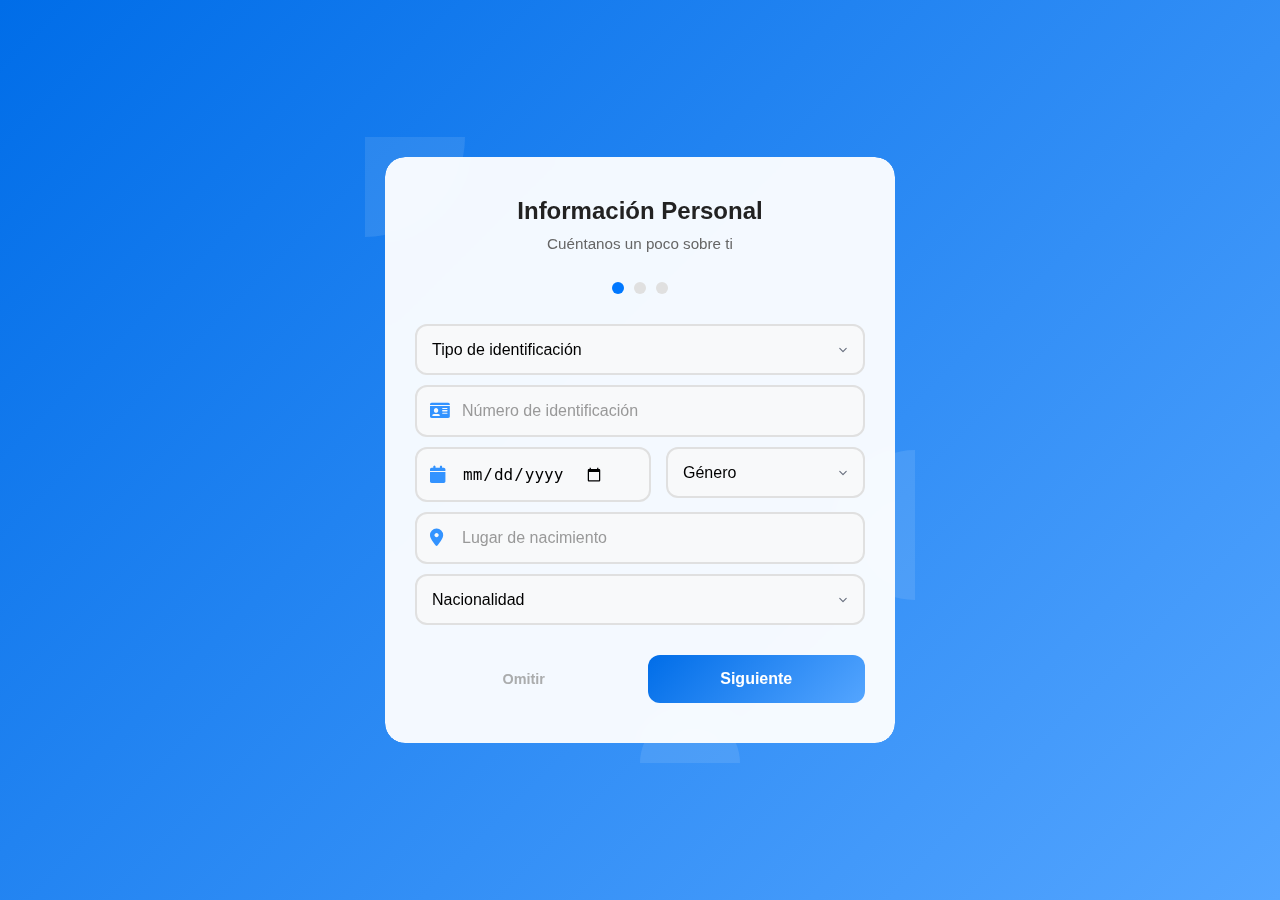
<file: onboarding.html>
<!DOCTYPE html>
<html lang="es">
<head>
    <meta charset="UTF-8">
    <meta name="viewport" content="width=device-width, initial-scale=1.0">
    <title>Completar Registro - Bigrado</title>
    <link rel="stylesheet" href="/css/login.css">
    <link rel="icon" href="/img/Logo_Bigrado_negro.svg" type="image/x-icon">
    <link rel="stylesheet" href="https://cdnjs.cloudflare.com/ajax/libs/font-awesome/6.0.0/css/all.min.css">
    <meta name="description" content="Completa tu registro en Bigrado">
</head>
<body>
    <div class="onboarding-container">
        <div class="cards-container">
            <!-- Tarjeta 1: Información Personal -->
            <div class="onboarding-card active" id="card1">
                <div class="card-header">
                    <h2>Información Personal</h2>
                    <p>Cuéntanos un poco sobre ti</p>
                </div>

                <div class="progress-indicator">
                    <div class="progress-dot active"></div>
                    <div class="progress-dot"></div>
                    <div class="progress-dot"></div>
                </div>

                <form id="personalForm" class="login-form">
                    <div class="register-group">
                        <select id="tipoIdentificacion" name="tipoIdentificacion" required>
                            <option value="">Tipo de identificación</option>
                            <option value="cedula">Cédula de Ciudadanía</option>
                            <option value="tarjeta">Tarjeta de Identidad</option>
                            <option value="cedula_extranjeria">Cédula de Extranjería</option>
                            <option value="pasaporte">Pasaporte</option>
                        </select>
                    </div>

                    <div class="register-group">
                        <div class="input-container">
                            <i class="fas fa-id-card"></i>
                            <input type="number" id="numeroIdentificacion" name="numeroIdentificacion" placeholder="Número de identificación" required>
                        </div>
                    </div>

                    <div class="form-row">
                        <div class="register-group">
                            <div class="input-container">
                                <i class="fas fa-calendar"></i>
                                <input type="date" id="fechaNacimiento" name="fechaNacimiento" placeholder="Fecha de nacimiento">
                            </div>
                        </div>
                        <div class="register-group">
                            <select id="genero" name="genero">
                                <option value="">Género</option>
                                <option value="masculino">Masculino</option>
                                <option value="femenino">Femenino</option>
                                <option value="otro">Otro</option>
                                <option value="prefiero_no_decir">Prefiero no decir</option>
                            </select>
                        </div>
                    </div>

                    <div class="register-group">
                        <div class="input-container">
                            <i class="fas fa-map-marker-alt"></i>
                            <input type="text" id="lugarNacimiento" name="lugarNacimiento" 
                                   placeholder="Lugar de nacimiento">
                        </div>
                    </div>

                    <div class="register-group">
                        <select id="nacionalidad" name="nacionalidad">
                            <option value="">Nacionalidad</option>
                            <option value="colombiana">Colombiana</option>
                            <option value="venezolana">Venezolana</option>
                            <option value="ecuatoriana">Ecuatoriana</option>
                            <option value="peruana">Peruana</option>
                            <option value="argentina">Argentina</option>
                            <option value="otra">Otra</option>
                        </select>
                    </div>

                    <div id="errorMessageCard1" class="error-message"></div>

                    <div class="card-actions">
                        <button type="button" class="btn btn-outline" onclick="skipStep(1)">Omitir</button>
                        <button type="button" class="btn btn-primary" onclick="nextStep(1)">Siguiente</button>
                    </div>
                </form>
            </div>

            <!-- Tarjeta 2: Información de Contacto -->
            <div class="onboarding-card" id="card2">
                <button type="button" class="btn btn-back-corner" onclick="prevStep(2)"><i class="fas fa-arrow-left"></i></button>
                
                <div class="card-header">
                    <h2>Información de Contacto</h2>
                    <p>¿Dónde podemos encontrarte?</p>
                </div>

                <div class="progress-indicator">
                    <div class="progress-dot active"></div>
                    <div class="progress-dot active"></div>
                    <div class="progress-dot"></div>
                </div>

                <form id="contactForm" class="login-form">
                    <div class="register-group">
                        <div class="input-container">
                            <i class="fas fa-home"></i>
                            <input type="text" id="direccion" name="direccion" 
                                   placeholder="Dirección">
                        </div>
                    </div>

                    <div class="form-row">
                        <div class="register-group">
                            <div class="input-container">
                                <i class="fas fa-city"></i>
                                <input type="text" id="ciudad" name="ciudad" 
                                       placeholder="Ciudad">
                            </div>
                        </div>
                        <div class="register-group">
                            <select id="departamento" name="departamento">
                                <option value="">Departamento</option>
                                <option value="antioquia">Antioquia</option>
                                <option value="bogota">Bogotá D.C.</option>
                                <option value="valle">Valle del Cauca</option>
                                <option value="cundinamarca">Cundinamarca</option>
                                <option value="atlantico">Atlántico</option>
                                <option value="santander">Santander</option>
                                <option value="bolivar">Bolívar</option>
                                <option value="meta">Meta</option>
                                <option value="otro">Otro</option>
                            </select>
                        </div>
                    </div>

                    <div class="register-group">
                        <div class="input-container">
                            <i class="fas fa-phone"></i>
                            <input type="tel" id="telefono" name="telefono" 
                                   placeholder="Teléfono">
                        </div>
                    </div>

                    <div id="errorMessageCard2" class="error-message"></div>

                    <div class="card-actions">
                        <button type="button" class="btn btn-outline" onclick="skipStep(2)">Omitir</button>
                        <button type="button" class="btn btn-primary" onclick="nextStep(2)">Siguiente</button>
                    </div>
                </form>
            </div>

            <!-- Tarjeta 3: Contacto de Emergencia -->
            <div class="onboarding-card" id="card3">
                <button type="button" class="btn btn-back-corner" onclick="prevStep(3)"><i class="fas fa-arrow-left"></i></button>
                
                <div class="card-header">
                    <h2>Contacto de Emergencia</h2>
                    <p>Información de tu contacto de emergencia</p>
                </div>

                <div class="progress-indicator">
                    <div class="progress-dot active"></div>
                    <div class="progress-dot active"></div>
                    <div class="progress-dot active"></div>
                </div>

                <form id="emergencyForm" class="login-form">
                    <div class="register-group">
                        <div class="input-container">
                            <i class="fas fa-user"></i>
                            <input type="text" id="nombreEmergencia" name="nombreEmergencia" 
                                   placeholder="Nombre completo">
                        </div>
                    </div>

                    <div class="register-group">
                        <select id="parentesco" name="parentesco">
                            <option value="">Parentesco</option>
                            <option value="padre">Padre</option>
                            <option value="madre">Madre</option>
                            <option value="hermano">Hermano/a</option>
                            <option value="conyuge">Cónyuge</option>
                            <option value="hijo">Hijo/a</option>
                            <option value="abuelo">Abuelo/a</option>
                            <option value="tio">Tío/a</option>
                            <option value="primo">Primo/a</option>
                            <option value="amigo">Amigo/a</option>
                            <option value="otro">Otro</option>
                        </select>
                    </div>

                    <div class="register-group">
                        <div class="input-container">
                            <i class="fas fa-phone-alt"></i>
                            <input type="tel" id="telefonoEmergencia" name="telefonoEmergencia" 
                                   placeholder="Teléfono de emergencia">
                        </div>
                    </div>

                    <div id="errorMessageCard3" class="error-message"></div>

                    <div class="card-actions single-action">
                        <button type="button" class="btn btn-primary" onclick="finishOnboarding()">Finalizar registro</button>
                    </div>
                </form>
            </div>
        </div>

        <div class="background-shapes">
            <div class="shape shape-1"></div>
            <div class="shape shape-2"></div>
            <div class="shape shape-3"></div>
        </div>
    </div>

    <!-- Modal de éxito final -->
    <div id="finalModal" class="modal" style="display: none;">
        <div class="modal-content">
            <div class="success-icon">
                <i class="fas fa-check-circle"></i>
            </div>
            <h2>¡Registro completado!</h2>
            <p>Tu perfil ha sido configurado exitosamente. Ahora puedes acceder a todas las funcionalidades de Bigrado.</p>
            <button onclick="redirectToDashboard()" class="success-btn">Ir al dashboard</button>
        </div>
    </div>

    <script src="/js/onboarding.js"></script>
</body>
</html>
</file>
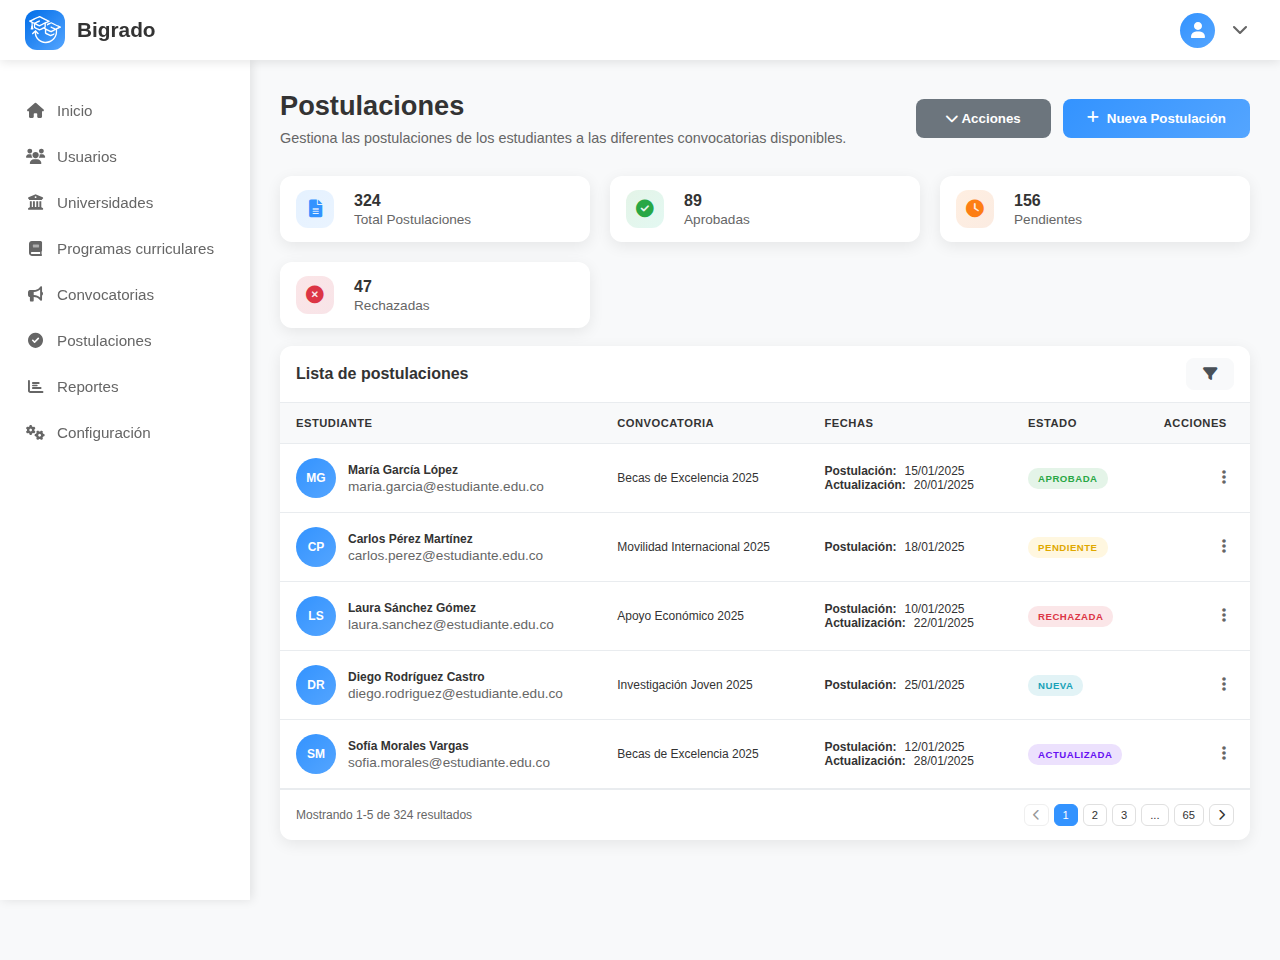
<file: postulaciones.html>
<!DOCTYPE html>
<html lang="es">
<head>
    <meta charset="UTF-8">
    <meta name="viewport" content="width=device-width, initial-scale=1.0">
    <title>Postulaciones - Bigrado</title>
    <link rel="stylesheet" href="/css/app.css">
    <link rel="icon" href="/img/Logo_Bigrado_negro.svg" type="image/x-icon">
    <link rel="stylesheet" href="https://cdnjs.cloudflare.com/ajax/libs/font-awesome/6.0.0/css/all.min.css">
</head>
<body data-page="postulaciones">
    <!-- Topbar Container -->
    <div id="topbar-container"></div>

    <!-- Sidebar Overlay para móvil -->
    <div class="sidebar-overlay" id="sidebarOverlay" onclick="toggleSidebar()"></div>

    <!-- Layout principal -->
    <div class="main-layout">
        <!-- Sidebar Container -->
        <div id="sidebar-container"></div>

        <!-- Contenido principal -->
        <main class="main-content">
            <!-- Header de página -->
            <div class="page-header">
                <div>
                    <h1>Postulaciones</h1>
                    <p>Gestiona las postulaciones de los estudiantes a las diferentes convocatorias disponibles.</p>
                </div>
                <div class="header-actions">
                    <!-- Botón de Más acciones con dropdown -->
                    <div class="dropdown-container">
                        <button class="secondary-btn" onclick="toggleActionsDropdownPostulaciones()">
                            <i class="fas fa-chevron-down"></i>
                            Acciones
                        </button>
                        <div class="dropdown-menu" id="actionsDropdownPostulaciones">
                            <!-- <button class="dropdown-item" onclick="importarMasivamentePostulaciones()">
                                <i class="fas fa-file-import"></i>
                                Importar masivamente
                            </button> -->
                            <button class="dropdown-item" onclick="enviarCorreoMasivoPostulaciones()">
                                <i class="fas fa-envelope"></i>
                                Enviar correo masivo
                            </button>
                        </div>
                    </div>
                    <button class="new-btn" onclick="openNewApplicationModal()">
                        <i class="fas fa-plus"></i>
                        Nueva Postulación
                    </button>
                </div>
            </div>

            <!-- Cards de resumen -->
            <div class="summary-cards">
                <div class="summary-card">
                    <div class="summary-icon total">
                        <i class="fas fa-file-alt"></i>
                    </div>
                    <div class="summary-content">
                        <h3>324</h3>
                        <p>Total Postulaciones</p>
                    </div>
                </div>

                <div class="summary-card">
                    <div class="summary-icon students">
                        <i class="fas fa-check-circle"></i>
                    </div>
                    <div class="summary-content">
                        <h3>89</h3>
                        <p>Aprobadas</p>
                    </div>
                </div>

                <div class="summary-card">
                    <div class="summary-icon support">
                        <i class="fas fa-clock"></i>
                    </div>
                    <div class="summary-content">
                        <h3>156</h3>
                        <p>Pendientes</p>
                    </div>
                </div>

                <div class="summary-card">
                    <div class="summary-icon admins">
                        <i class="fas fa-times-circle"></i>
                    </div>
                    <div class="summary-content">
                        <h3>47</h3>
                        <p>Rechazadas</p>
                    </div>
                </div>
            </div>

            <!-- Tabla de postulaciones -->
            <div class="table-container">
                <div class="table-header">
                    <h3>Lista de postulaciones</h3>
                    <button class="filter-toggle-btn" onclick="toggleFilters()">
                        <i class="fas fa-filter"></i>
                    </button>
                </div>

                <!-- Filtros colapsables -->
                <div class="filters-section" id="filtersSection" style="display: none;">
                    <div class="filters-row">
                        <div class="filter-fields-container">
                            <div class="filter-group">
                                <label for="search-student">Nombre del Estudiante</label>
                                <input type="text" id="search-student" placeholder="Buscar por nombre...">
                            </div>
                            
                            <div class="filter-group">
                                <label for="convocatoria-filter">Convocatoria</label>
                                <select id="convocatoria-filter">
                                    <option value="">Todas las convocatorias</option>
                                    <option value="1">Becas de Excelencia 2025</option>
                                    <option value="2">Movilidad Internacional 2025</option>
                                    <option value="3">Apoyo Económico 2025</option>
                                    <option value="4">Investigación Joven 2025</option>
                                </select>
                            </div>
                            
                            <div class="filter-group">
                                <label for="status-filter">Estado</label>
                                <select id="status-filter">
                                    <option value="">Todos los estados</option>
                                    <option value="nueva">Nueva</option>
                                    <option value="pendiente">Pendiente</option>
                                    <option value="actualizada">Actualizada</option>
                                    <option value="aprobada">Aprobada</option>
                                    <option value="rechazada">Rechazada</option>
                                    <option value="cancelada">Cancelada</option>
                                    <option value="suspendida">Suspendida</option>
                                </select>
                            </div>
                        </div>
                        
                        <div class="filter-buttons">
                            <button class="filter-btn primary" onclick="applyFilters()">
                                <i class="fas fa-search"></i> Buscar
                            </button>
                            <button class="filter-btn secondary" onclick="clearFilters()">
                                <i class="fas fa-times"></i> Limpiar
                            </button>
                        </div>
                    </div>
                </div>

                <table class="contents-table">
                    <thead>
                        <tr>
                            <th>Estudiante</th>
                            <th>Convocatoria</th>
                            <th>Fechas</th>
                            <th>Estado</th>
                            <th>Acciones</th>
                        </tr>
                    </thead>
                    <tbody>
                        <tr>
                            <td>
                                <div class="info-cell">
                                    <div class="avatar-table">
                                        MG
                                    </div>
                                    <div class="details-table">
                                        <div class="title-one">María García López</div>
                                        <div class="title-one-small">maria.garcia@estudiante.edu.co</div>
                                    </div>
                                </div>
                            </td>
                            <td>
                                <div class="title-two">
                                    <div>Becas de Excelencia 2025</div>
                                </div>
                            </td>
                            <td>
                                <div class="title-two">
                                    <div><strong>Postulación:</strong></div>
                                    <div>15/01/2025</div>
                                </div>
                                <div class="title-two">
                                    <div><strong>Actualización:</strong></div>
                                    <div>20/01/2025</div>
                                </div>
                            </td>
                            <td>
                                <span class="status-badge active">Aprobada</span>
                            </td>
                            <td>
                                <div class="actions-menu">
                                    <button class="actions-button" onclick="toggleDropdown(this)">
                                        <i class="fas fa-ellipsis-v"></i>
                                    </button>
                                    <div class="actions-dropdown">
                                        <a href="#" onclick="viewApplication(1)">
                                            <i class="fas fa-eye"></i>
                                            Ver Detalles
                                        </a>
                                        <a href="#" onclick="editApplication(1)">
                                            <i class="fas fa-edit"></i>
                                            Editar
                                        </a>
                                        <a href="#" onclick="changeApplicationStatus(1)">
                                            <i class="fas fa-exchange-alt"></i>
                                            Cambiar Estado
                                        </a>
                                        <a href="#" class="danger" onclick="deleteApplication(1)">
                                            <i class="fas fa-trash"></i>
                                            Eliminar
                                        </a>
                                    </div>
                                </div>
                            </td>
                        </tr>

                        <tr>
                            <td>
                                <div class="info-cell">
                                    <div class="avatar-table">
                                        CP
                                    </div>
                                    <div class="details-table">
                                        <div class="title-one">Carlos Pérez Martínez</div>
                                        <div class="title-one-small">carlos.perez@estudiante.edu.co</div>
                                    </div>
                                </div>
                            </td>
                            <td>
                                <div class="title-two">
                                    <div>Movilidad Internacional 2025</div>
                                </div>
                            </td>
                            <td>
                                <div class="title-two">
                                    <div><strong>Postulación:</strong></div>
                                    <div>18/01/2025</div>
                                </div>
                            </td>
                            <td>
                                <span class="status-badge pending">Pendiente</span>
                            </td>
                            <td>
                                <div class="actions-menu">
                                    <button class="actions-button" onclick="toggleDropdown(this)">
                                        <i class="fas fa-ellipsis-v"></i>
                                    </button>
                                    <div class="actions-dropdown">
                                        <a href="#" onclick="viewApplication(2)">
                                            <i class="fas fa-eye"></i>
                                            Ver Detalles
                                        </a>
                                        <a href="#" onclick="editApplication(2)">
                                            <i class="fas fa-edit"></i>
                                            Editar
                                        </a>
                                        <a href="#" onclick="changeApplicationStatus(2)">
                                            <i class="fas fa-exchange-alt"></i>
                                            Cambiar Estado
                                        </a>
                                        <a href="#" class="danger" onclick="deleteApplication(2)">
                                            <i class="fas fa-trash"></i>
                                            Eliminar
                                        </a>
                                    </div>
                                </div>
                            </td>
                        </tr>

                        <tr>
                            <td>
                                <div class="info-cell">
                                    <div class="avatar-table">
                                        LS
                                    </div>
                                    <div class="details-table">
                                        <div class="title-one">Laura Sánchez Gómez</div>
                                        <div class="title-one-small">laura.sanchez@estudiante.edu.co</div>
                                    </div>
                                </div>
                            </td>
                            <td>
                                <div class="title-two">
                                    <div>Apoyo Económico 2025</div>
                                </div>
                            </td>
                            <td>
                                <div class="title-two">
                                    <div><strong>Postulación:</strong></div>
                                    <div>10/01/2025</div>
                                </div>
                                <div class="title-two">
                                    <div><strong>Actualización:</strong></div>
                                    <div>22/01/2025</div>
                                </div>
                            </td>
                            <td>
                                <span class="status-badge inactive">Rechazada</span>
                            </td>
                            <td>
                                <div class="actions-menu">
                                    <button class="actions-button" onclick="toggleDropdown(this)">
                                        <i class="fas fa-ellipsis-v"></i>
                                    </button>
                                    <div class="actions-dropdown">
                                        <a href="#" onclick="viewApplication(3)">
                                            <i class="fas fa-eye"></i>
                                            Ver Detalles
                                        </a>
                                        <a href="#" onclick="editApplication(3)">
                                            <i class="fas fa-edit"></i>
                                            Editar
                                        </a>
                                        <a href="#" onclick="changeApplicationStatus(3)">
                                            <i class="fas fa-exchange-alt"></i>
                                            Cambiar Estado
                                        </a>
                                        <a href="#" class="danger" onclick="deleteApplication(3)">
                                            <i class="fas fa-trash"></i>
                                            Eliminar
                                        </a>
                                    </div>
                                </div>
                            </td>
                        </tr>

                        <tr>
                            <td>
                                <div class="info-cell">
                                    <div class="avatar-table">
                                        DR
                                    </div>
                                    <div class="details-table">
                                        <div class="title-one">Diego Rodríguez Castro</div>
                                        <div class="title-one-small">diego.rodriguez@estudiante.edu.co</div>
                                    </div>
                                </div>
                            </td>
                            <td>
                                <div class="title-two">
                                    <div>Investigación Joven 2025</div>
                                </div>
                            </td>
                            <td>
                                <div class="title-two">
                                    <div><strong>Postulación:</strong></div>
                                    <div>25/01/2025</div>
                                </div>
                            </td>
                            <td>
                                <span class="status-badge nueva">Nueva</span>
                            </td>
                            <td>
                                <div class="actions-menu">
                                    <button class="actions-button" onclick="toggleDropdown(this)">
                                        <i class="fas fa-ellipsis-v"></i>
                                    </button>
                                    <div class="actions-dropdown">
                                        <a href="#" onclick="viewApplication(4)">
                                            <i class="fas fa-eye"></i>
                                            Ver Detalles
                                        </a>
                                        <a href="#" onclick="editApplication(4)">
                                            <i class="fas fa-edit"></i>
                                            Editar
                                        </a>
                                        <a href="#" onclick="changeApplicationStatus(4)">
                                            <i class="fas fa-exchange-alt"></i>
                                            Cambiar Estado
                                        </a>
                                        <a href="#" class="danger" onclick="deleteApplication(4)">
                                            <i class="fas fa-trash"></i>
                                            Eliminar
                                        </a>
                                    </div>
                                </div>
                            </td>
                        </tr>

                        <tr>
                            <td>
                                <div class="info-cell">
                                    <div class="avatar-table">
                                        SM
                                    </div>
                                    <div class="details-table">
                                        <div class="title-one">Sofía Morales Vargas</div>
                                        <div class="title-one-small">sofia.morales@estudiante.edu.co</div>
                                    </div>
                                </div>
                            </td>
                            <td>
                                <div class="title-two">
                                    <div>Becas de Excelencia 2025</div>
                                </div>
                            </td>
                            <td>
                                <div class="title-two">
                                    <div><strong>Postulación:</strong></div>
                                    <div>12/01/2025</div>
                                </div>
                                <div class="title-two">
                                    <div><strong>Actualización:</strong></div>
                                    <div>28/01/2025</div>
                                </div>
                            </td>
                            <td>
                                <span class="status-badge actualizada">Actualizada</span>
                            </td>
                            <td>
                                <div class="actions-menu">
                                    <button class="actions-button" onclick="toggleDropdown(this)">
                                        <i class="fas fa-ellipsis-v"></i>
                                    </button>
                                    <div class="actions-dropdown">
                                        <a href="#" onclick="viewApplication(5)">
                                            <i class="fas fa-eye"></i>
                                            Ver Detalles
                                        </a>
                                        <a href="#" onclick="editApplication(5)">
                                            <i class="fas fa-edit"></i>
                                            Editar
                                        </a>
                                        <a href="#" onclick="changeApplicationStatus(5)">
                                            <i class="fas fa-exchange-alt"></i>
                                            Cambiar Estado
                                        </a>
                                        <a href="#" class="danger" onclick="deleteApplication(5)">
                                            <i class="fas fa-trash"></i>
                                            Eliminar
                                        </a>
                                    </div>
                                </div>
                            </td>
                        </tr>
                    </tbody>
                </table>

                <!-- Paginación -->
                <div class="pagination-container">
                    <div class="pagination-info">
                        Mostrando 1-5 de 324 resultados
                    </div>
                    <div class="pagination">
                        <button disabled>
                            <i class="fas fa-chevron-left"></i>
                        </button>
                        <button class="active">1</button>
                        <button>2</button>
                        <button>3</button>
                        <button>...</button>
                        <button>65</button>
                        <button>
                            <i class="fas fa-chevron-right"></i>
                        </button>
                    </div>
                </div>
            </div>
        </main>
    </div>

    <!-- Modal de Nueva Postulación -->
    <div id="newApplicationModal" class="modal">
        <div class="modal-content application-modal-wrapper">
            <!-- Panel Principal del Formulario -->
            <div class="application-main-panel" id="mainApplicationPanel">
                <span class="close-modal" onclick="closeNewApplicationModal()">&times;</span>
                <h2>Nueva Postulación</h2>
                <form id="newApplicationForm" class="new-modal-form">
                    <!-- Buscar Estudiante -->
                    <div class="form-section">
                        <h3><i class="fas fa-search"></i> Buscar Estudiante</h3>
                        <div class="form-group">
                            <label for="studentSearch">Buscar por nombre, correo o documento</label>
                            <input type="text" id="studentSearch" placeholder="Escribe para buscar..." oninput="searchStudents(this.value)">
                            <small class="form-hint">Busca y selecciona un estudiante registrado en el sistema</small>
                        </div>

                        <!-- Resultados de búsqueda -->
                        <div id="studentSearchResults" class="student-search-results" style="display: none;">
                            <!-- Los resultados se cargarán dinámicamente aquí -->
                        </div>

                        <!-- Estudiante seleccionado -->
                        <div id="selectedStudentCard" class="selected-student-card" style="display: none;">
                            <div class="selected-student-info">
                                <div class="avatar-small" id="selectedStudentAvatar">
                                    <i class="fas fa-user"></i>
                                </div>
                                <div class="student-details">
                                    <h4 id="selectedStudentName">Nombre del estudiante</h4>
                                    <p id="selectedStudentEmail">correo@ejemplo.com</p>
                                    <span class="role-badge student">Estudiante</span>
                                </div>
                            </div>
                            <div class="selected-student-actions">
                                <button type="button" class="view-details-btn" onclick="showStudentDetails()">
                                    <i class="fas fa-eye"></i>
                                    Ver información completa
                                </button>
                                <button type="button" class="change-student-btn" onclick="changeStudent()">
                                    <i class="fas fa-sync-alt"></i>
                                    Cambiar
                                </button>
                            </div>
                        </div>
                    </div>

                    <!-- Convocatoria -->
                    <div class="form-section">
                        <h3><i class="fas fa-bullhorn"></i> Convocatoria</h3>
                        <div class="form-group">
                            <label for="convocatoria">Seleccione la convocatoria</label>
                            <select id="convocatoria" name="convocatoria" required disabled>
                                <option value="">Seleccione una convocatoria</option>
                                <option value="1">Becas de Excelencia 2025</option>
                                <option value="2">Movilidad Internacional 2025</option>
                                <option value="3">Apoyo Económico 2025</option>
                                <option value="4">Investigación Joven 2025</option>
                                <option value="5">Becas Deportivas 2025</option>
                                <option value="6">Apoyo a la Discapacidad 2025</option>
                            </select>
                            <small class="form-hint">Primero seleccione un estudiante</small>
                        </div>
                    </div>

                    <input type="hidden" id="selectedStudentId" name="studentId">

                    <div class="form-actions">
                        <button type="button" class="secondary-btn" onclick="closeNewApplicationModal()">
                            <i class="fas fa-times"></i>
                            Cancelar
                        </button>
                        <button type="submit" class="primary-btn" id="submitApplicationBtn" disabled>
                            <i class="fas fa-save"></i>
                            Crear Postulación
                        </button>
                    </div>
                </form>
            </div>

            <!-- Panel Deslizable de Detalles del Estudiante -->
            <div class="student-details-panel" id="studentDetailsPanel">
                <div class="details-panel-header">
                    <h3>Información del Estudiante</h3>
                    <button type="button" class="close-details-btn" onclick="hideStudentDetails()">
                        <i class="fas fa-times"></i>
                    </button>
                </div>
                
                <div class="details-panel-content">
                    <!-- Header del estudiante -->
                    <div class="details-header">
                        <div class="avatar-large" id="detailsStudentAvatar">
                            <i class="fas fa-user"></i>
                        </div>
                        <div class="details-main-info">
                            <h3 id="detailsStudentName">Nombre del Estudiante</h3>
                            <p id="detailsStudentEmail">email@example.com</p>
                            <div class="details-badges">
                                <span class="role-badge student">Estudiante</span>
                                <span id="detailsStudentStatus" class="status-badge active">Activo</span>
                            </div>
                        </div>
                    </div>

                    <!-- Información personal -->
                    <div class="detail-section">
                        <h4><i class="fas fa-user"></i> Información Personal</h4>
                        <div class="detail-grid">
                            <div class="detail-item">
                                <label>Nombres:</label>
                                <span id="detailsFirstName">-</span>
                            </div>
                            <div class="detail-item">
                                <label>Apellidos:</label>
                                <span id="detailsLastName">-</span>
                            </div>
                            <div class="detail-item">
                                <label>Tipo de Identificación:</label>
                                <span id="detailsIdType">-</span>
                            </div>
                            <div class="detail-item">
                                <label>Número de Identificación:</label>
                                <span id="detailsIdNumber">-</span>
                            </div>
                            <div class="detail-item">
                                <label>Fecha de Nacimiento:</label>
                                <span id="detailsBirthDate">-</span>
                            </div>
                            <div class="detail-item">
                                <label>Lugar de Nacimiento:</label>
                                <span id="detailsBirthPlace">-</span>
                            </div>
                            <div class="detail-item">
                                <label>Género:</label>
                                <span id="detailsGender">-</span>
                            </div>
                            <div class="detail-item">
                                <label>Nacionalidad:</label>
                                <span id="detailsNationality">-</span>
                            </div>
                        </div>
                    </div>

                    <!-- Información de contacto -->
                    <div class="detail-section">
                        <h4><i class="fas fa-address-card"></i> Información de Contacto</h4>
                        <div class="detail-grid">
                            <div class="detail-item">
                                <label>Dirección:</label>
                                <span id="detailsAddress">-</span>
                            </div>
                            <div class="detail-item">
                                <label>Ciudad:</label>
                                <span id="detailsCity">-</span>
                            </div>
                            <div class="detail-item">
                                <label>Departamento:</label>
                                <span id="detailsDepartment">-</span>
                            </div>
                            <div class="detail-item">
                                <label>Teléfono:</label>
                                <span id="detailsPhone">-</span>
                            </div>
                        </div>
                    </div>

                    <!-- Contacto de emergencia -->
                    <div class="detail-section">
                        <h4><i class="fas fa-phone-alt"></i> Contacto de Emergencia</h4>
                        <div class="detail-grid">
                            <div class="detail-item">
                                <label>Nombre:</label>
                                <span id="detailsEmergencyName">-</span>
                            </div>
                            <div class="detail-item">
                                <label>Parentesco:</label>
                                <span id="detailsEmergencyRelation">-</span>
                            </div>
                            <div class="detail-item">
                                <label>Teléfono:</label>
                                <span id="detailsEmergencyPhone">-</span>
                            </div>
                        </div>
                    </div>
                </div>
            </div>
        </div>
    </div>

    <!-- Modal de Editar Postulación -->
    <div id="editApplicationModal" class="modal">
        <div class="modal-content application-modal-wrapper">
            <!-- Panel Principal del Formulario -->
            <div class="application-main-panel" id="editMainApplicationPanel">
                <span class="close-modal" onclick="closeEditApplicationModal()">&times;</span>
                <h2>Editar Postulación</h2>
                <form id="editApplicationForm" class="new-modal-form">
                    <!-- Buscar Estudiante -->
                    <div class="form-section">
                        <h3><i class="fas fa-search"></i> Buscar Estudiante</h3>
                        <div class="form-group">
                            <label for="editStudentSearch">Buscar por nombre, correo o documento</label>
                            <input type="text" id="editStudentSearch" placeholder="Escribe para buscar..." oninput="searchStudentsEdit(this.value)">
                            <small class="form-hint">Busca y selecciona un estudiante registrado en el sistema</small>
                        </div>

                        <!-- Resultados de búsqueda -->
                        <div id="editStudentSearchResults" class="student-search-results" style="display: none;">
                            <!-- Los resultados se cargarán dinámicamente aquí -->
                        </div>

                        <!-- Estudiante seleccionado -->
                        <div id="editSelectedStudentCard" class="selected-student-card" style="display: none;">
                            <div class="selected-student-info">
                                <div class="avatar-small" id="editSelectedStudentAvatar">
                                    <i class="fas fa-user"></i>
                                </div>
                                <div class="student-details">
                                    <h4 id="editSelectedStudentName">Nombre del estudiante</h4>
                                    <p id="editSelectedStudentEmail">correo@ejemplo.com</p>
                                    <span class="role-badge student">Estudiante</span>
                                </div>
                            </div>
                            <div class="selected-student-actions">
                                <button type="button" class="view-details-btn" onclick="showStudentDetailsEdit()">
                                    <i class="fas fa-eye"></i>
                                    Ver información completa
                                </button>
                                <button type="button" class="change-student-btn" onclick="changeStudentEdit()">
                                    <i class="fas fa-sync-alt"></i>
                                    Cambiar
                                </button>
                            </div>
                        </div>
                    </div>

                    <!-- Convocatoria -->
                    <div class="form-section">
                        <h3><i class="fas fa-bullhorn"></i> Convocatoria</h3>
                        <div class="form-group">
                            <label for="editConvocatoria">Seleccione la convocatoria</label>
                            <select id="editConvocatoria" name="convocatoria" required>
                                <option value="">Seleccione una convocatoria</option>
                                <option value="1">Becas de Excelencia 2025</option>
                                <option value="2">Movilidad Internacional 2025</option>
                                <option value="3">Apoyo Económico 2025</option>
                                <option value="4">Investigación Joven 2025</option>
                                <option value="5">Becas Deportivas 2025</option>
                                <option value="6">Apoyo a la Discapacidad 2025</option>
                            </select>
                        </div>
                    </div>

                    <input type="hidden" id="editSelectedStudentId" name="studentId">
                    <input type="hidden" id="editApplicationId" name="applicationId">

                    <div class="form-actions">
                        <button type="button" class="secondary-btn" onclick="closeEditApplicationModal()">
                            <i class="fas fa-times"></i>
                            Cancelar
                        </button>
                        <button type="submit" class="primary-btn" id="editSubmitApplicationBtn">
                            <i class="fas fa-save"></i>
                            Actualizar Postulación
                        </button>
                    </div>
                </form>
            </div>

            <!-- Panel Deslizable de Detalles del Estudiante -->
            <div class="student-details-panel" id="editStudentDetailsPanel">
                <div class="details-panel-header">
                    <h3>Información del Estudiante</h3>
                    <button type="button" class="close-details-btn" onclick="hideStudentDetailsEdit()">
                        <i class="fas fa-times"></i>
                    </button>
                </div>
                
                <div class="details-panel-content">
                    <!-- Header del estudiante -->
                    <div class="details-header">
                        <div class="avatar-large" id="editDetailsStudentAvatar">
                            <i class="fas fa-user"></i>
                        </div>
                        <div class="details-main-info">
                            <h3 id="editDetailsStudentName">Nombre del Estudiante</h3>
                            <p id="editDetailsStudentEmail">email@example.com</p>
                            <div class="details-badges">
                                <span class="role-badge student">Estudiante</span>
                                <span id="editDetailsStudentStatus" class="status-badge active">Activo</span>
                            </div>
                        </div>
                    </div>

                    <!-- Información personal -->
                    <div class="detail-section">
                        <h4><i class="fas fa-user"></i> Información Personal</h4>
                        <div class="detail-grid">
                            <div class="detail-item">
                                <label>Nombres:</label>
                                <span id="editDetailsFirstName">-</span>
                            </div>
                            <div class="detail-item">
                                <label>Apellidos:</label>
                                <span id="editDetailsLastName">-</span>
                            </div>
                            <div class="detail-item">
                                <label>Tipo de Identificación:</label>
                                <span id="editDetailsIdType">-</span>
                            </div>
                            <div class="detail-item">
                                <label>Número de Identificación:</label>
                                <span id="editDetailsIdNumber">-</span>
                            </div>
                            <div class="detail-item">
                                <label>Fecha de Nacimiento:</label>
                                <span id="editDetailsBirthDate">-</span>
                            </div>
                            <div class="detail-item">
                                <label>Lugar de Nacimiento:</label>
                                <span id="editDetailsBirthPlace">-</span>
                            </div>
                            <div class="detail-item">
                                <label>Género:</label>
                                <span id="editDetailsGender">-</span>
                            </div>
                            <div class="detail-item">
                                <label>Nacionalidad:</label>
                                <span id="editDetailsNationality">-</span>
                            </div>
                        </div>
                    </div>

                    <!-- Información de contacto -->
                    <div class="detail-section">
                        <h4><i class="fas fa-address-card"></i> Información de Contacto</h4>
                        <div class="detail-grid">
                            <div class="detail-item">
                                <label>Dirección:</label>
                                <span id="editDetailsAddress">-</span>
                            </div>
                            <div class="detail-item">
                                <label>Ciudad:</label>
                                <span id="editDetailsCity">-</span>
                            </div>
                            <div class="detail-item">
                                <label>Departamento:</label>
                                <span id="editDetailsDepartment">-</span>
                            </div>
                            <div class="detail-item">
                                <label>Teléfono:</label>
                                <span id="editDetailsPhone">-</span>
                            </div>
                        </div>
                    </div>

                    <!-- Contacto de emergencia -->
                    <div class="detail-section">
                        <h4><i class="fas fa-phone-alt"></i> Contacto de Emergencia</h4>
                        <div class="detail-grid">
                            <div class="detail-item">
                                <label>Nombre:</label>
                                <span id="editDetailsEmergencyName">-</span>
                            </div>
                            <div class="detail-item">
                                <label>Parentesco:</label>
                                <span id="editDetailsEmergencyRelation">-</span>
                            </div>
                            <div class="detail-item">
                                <label>Teléfono:</label>
                                <span id="editDetailsEmergencyPhone">-</span>
                            </div>
                        </div>
                    </div>
                </div>
            </div>
        </div>
    </div>

    <!-- Modal de Ver Detalles -->
    <div id="viewApplicationModal" class="modal">
        <div class="modal-content application-modal-wrapper">
            <!-- Panel Principal de Información -->
            <div class="application-main-panel" id="viewMainPanel">
                <span class="close-modal" onclick="closeViewApplicationModal()">&times;</span>
                <h2>Detalles de la Postulación</h2>
                
                <div class="view-application-content">
                    <!-- Información del Estudiante -->
                    <div class="form-section">
                        <h3><i class="fas fa-user-graduate"></i> Estudiante</h3>
                        <div class="selected-student-card" style="display: block;">
                            <div class="selected-student-info">
                                <div class="avatar-small" id="viewStudentAvatar">
                                    MG
                                </div>
                                <div class="student-details">
                                    <h4 id="viewStudentName">María García López</h4>
                                    <p id="viewStudentEmail">maria.garcia@estudiante.edu.co</p>
                                    <span class="role-badge student">Estudiante</span>
                                </div>
                            </div>
                        </div>
                    </div>

                    <!-- Información de la Convocatoria -->
                    <div class="form-section">
                        <h3><i class="fas fa-bullhorn"></i> Convocatoria</h3>
                        <div class="convocatoria-info-card">
                            <div class="detail-grid">
                                <div class="detail-item">
                                    <label>Nombre:</label>
                                    <span id="viewConvocatoriaNombre">Becas de Excelencia 2025</span>
                                </div>
                                <div class="detail-item">
                                    <label>Tipo:</label>
                                    <span id="viewConvocatoriaTipo">Becas de Excelencia</span>
                                </div>
                                <div class="detail-item">
                                    <label>Fecha de Apertura:</label>
                                    <span id="viewConvocatoriaApertura">01/01/2025</span>
                                </div>
                                <div class="detail-item">
                                    <label>Fecha de Cierre:</label>
                                    <span id="viewConvocatoriaCierre">31/03/2025</span>
                                </div>
                            </div>
                        </div>
                    </div>

                    <!-- Fechas de la Postulación -->
                    <div class="form-section">
                        <h3><i class="fas fa-calendar-alt"></i> Fechas</h3>
                        <div class="detail-grid">
                            <div class="detail-item">
                                <label>Fecha de Postulación:</label>
                                <span id="viewFechaPostulacion">15/01/2025</span>
                            </div>
                            <div class="detail-item">
                                <label>Última Actualización:</label>
                                <span id="viewFechaActualizacion">20/01/2025</span>
                            </div>
                        </div>
                    </div>

                    <!-- Botón para revisar postulación -->
                    <div class="form-actions">
                        <button type="button" class="primary-btn full-width" onclick="showReviewPanel()">
                            <i class="fas fa-clipboard-check"></i>
                            Revisar Postulación
                        </button>
                    </div>
                </div>
            </div>

            <!-- Panel Deslizable de Revisión -->
            <div class="student-details-panel" id="reviewPanel">
                <div class="details-panel-header">
                    <h3>Revisar Postulación</h3>
                    <button type="button" class="close-details-btn" onclick="hideReviewPanel()">
                        <i class="fas fa-times"></i>
                    </button>
                </div>
                
                <div class="details-panel-content">
                    <!-- Resumen de la postulación -->
                    <div class="detail-section">
                        <h4><i class="fas fa-info-circle"></i> Resumen de la Postulación</h4>
                        <div class="detail-grid">
                            <div class="detail-item">
                                <label>Estudiante:</label>
                                <span id="reviewStudentName">María García López</span>
                            </div>
                            <div class="detail-item">
                                <label>Documento:</label>
                                <span id="reviewStudentDoc">1234567890</span>
                            </div>
                            <div class="detail-item">
                                <label>Convocatoria:</label>
                                <span id="reviewConvocatoria">Becas de Excelencia 2025</span>
                            </div>
                            <div class="detail-item">
                                <label>Fecha de Postulación:</label>
                                <span id="reviewFecha">15/01/2025</span>
                            </div>
                        </div>
                    </div>

                    <!-- Información académica del estudiante -->
                    <div class="detail-section">
                        <h4><i class="fas fa-graduation-cap"></i> Información Académica</h4>
                        <div class="detail-grid">
                            <div class="detail-item">
                                <label>Universidad:</label>
                                <span id="reviewUniversidad">Universidad Nacional de Colombia</span>
                            </div>
                            <div class="detail-item">
                                <label>Programa:</label>
                                <span id="reviewPrograma">Ingeniería de Sistemas</span>
                            </div>
                            <div class="detail-item">
                                <label>Semestre Actual:</label>
                                <span id="reviewSemestre">6º Semestre</span>
                            </div>
                            <div class="detail-item">
                                <label>Promedio Académico:</label>
                                <span id="reviewPromedio">4.5 / 5.0</span>
                            </div>
                        </div>
                    </div>

                    <!-- Documentos adjuntos -->
                    <div class="detail-section">
                        <h4><i class="fas fa-paperclip"></i> Documentos Adjuntos</h4>
                        <div class="documents-list">
                            <div class="document-item">
                                <i class="fas fa-file-pdf"></i>
                                <span>Hoja_de_vida.pdf</span>
                                <button class="view-doc-btn" title="Ver documento">
                                    <i class="fas fa-eye"></i>
                                </button>
                            </div>
                            <div class="document-item">
                                <i class="fas fa-file-pdf"></i>
                                <span>Certificado_notas.pdf</span>
                                <button class="view-doc-btn" title="Ver documento">
                                    <i class="fas fa-eye"></i>
                                </button>
                            </div>
                            <div class="document-item">
                                <i class="fas fa-file-pdf"></i>
                                <span>Carta_motivacion.pdf</span>
                                <button class="view-doc-btn" title="Ver documento">
                                    <i class="fas fa-eye"></i>
                                </button>
                            </div>
                        </div>
                    </div>

                    <!-- Estado Actual -->
                    <div class="detail-section">
                        <h4><i class="fas fa-flag"></i> Estado Actual</h4>
                        <div class="current-status-info">
                            <span class="status-badge active" id="currentStatusBadge">Aprobada</span>
                            <div class="detail-item" style="margin-top: 10px;">
                                <label>Observaciones Anteriores:</label>
                                <p id="currentObservations" style="margin-top: 5px; color: #64748b;">
                                    Cumple con todos los requisitos académicos. Excelente perfil.
                                </p>
                            </div>
                        </div>
                    </div>

                    <!-- Formulario de Revisión -->
                    <div class="detail-section">
                        <h4><i class="fas fa-edit"></i> Actualizar Estado</h4>
                        <form id="reviewForm" class="review-form">
                            <div class="form-group">
                                <label for="applicationStatus">Nuevo Estado *</label>
                                <select id="applicationStatus" name="status" required>
                                    <option value="">Seleccione un estado</option>
                                    <option value="aprobada">Aprobada</option>
                                    <option value="rechazada">Rechazada</option>
                                    <option value="pendiente">Pendiente</option>
                                </select>
                            </div>

                            <div class="form-group">
                                <label for="applicationObservations">Observaciones *</label>
                                <textarea 
                                    id="applicationObservations" 
                                    name="observations" 
                                    rows="5" 
                                    placeholder="Ingrese las observaciones sobre esta postulación..."
                                    required
                                ></textarea>
                                <small class="form-hint">Las observaciones serán notificadas al estudiante</small>
                            </div>

                            <div class="form-actions">
                                <button type="button" class="secondary-btn" onclick="hideReviewPanel()">
                                    <i class="fas fa-times"></i>
                                    Cancelar
                                </button>
                                <button type="submit" class="primary-btn">
                                    <i class="fas fa-save"></i>
                                    Guardar Estado y Notificar
                                </button>
                            </div>
                        </form>
                    </div>
                </div>
            </div>
        </div>
    </div>

    <!-- Modal de Eliminar Postulación -->
    <div id="deleteApplicationModal" class="modal">
        <div class="modal-content delete-modal-content">
            <span class="close-modal" onclick="closeDeleteApplicationModal()">&times;</span>
            
            <div class="delete-modal-header">
                <div class="delete-icon">
                    <i class="fas fa-exclamation-triangle"></i>
                </div>
                <h2>Eliminar Postulación</h2>
                <p class="delete-subtitle">Esta acción es permanente e irreversible</p>
            </div>
            
            <div class="delete-modal-body">
                <!-- Información de la postulación -->
                <div class="info-summary">
                    <div class="avatar-small" id="deleteApplicationAvatar">
                        <i class="fas fa-user-graduate"></i>
                    </div>
                    <div class="summary-details">
                        <h4 id="deleteApplicationStudentName">Nombre del Estudiante</h4>
                        <p id="deleteApplicationConvocatoria">Convocatoria</p>
                        <span id="deleteApplicationEstado" class="status-badge">Estado</span>
                    </div>
                </div>

                <!-- Advertencia de eliminación -->
                <div class="delete-warning">
                    <div class="warning-content">
                        <p>Al eliminar esta postulación se perderán de forma permanente:</p>
                        <ul>
                            <li>Toda la información de la postulación</li>
                            <li>Documentos y archivos adjuntos del estudiante</li>
                            <li>Historial de revisión y comentarios</li>
                            <li>Información de evaluación y resultados</li>
                            <li>Registros de fechas y actualizaciones</li>
                        </ul>
                    </div>
                </div>
            </div>

            <input type="hidden" id="deleteApplicationId" name="applicationId">

            <div class="delete-form-actions">
                <button 
                    type="button" 
                    id="confirmDeleteApplicationBtn" 
                    class="critical-danger-btn" 
                    onclick="confirmDeleteApplication()"
                >
                    <i class="fas fa-trash-alt"></i>
                    <span>Eliminar Postulación Permanentemente</span>
                </button>
                <button type="button" class="alternative-btn" onclick="changeApplicationStatusInsteadOfDelete()">
                    <i class="fas fa-exchange-alt"></i>
                    Cambiar Estado en su lugar
                </button>
                <button type="button" class="secondary-btn" onclick="closeDeleteApplicationModal()">
                    <i class="fas fa-times"></i>
                    Cancelar
                </button>
            </div>
        </div>
    </div>

    <script src="/js/components.js"></script>
    <script src="/js/postulaciones.js"></script>
</body>
</html>
</file>
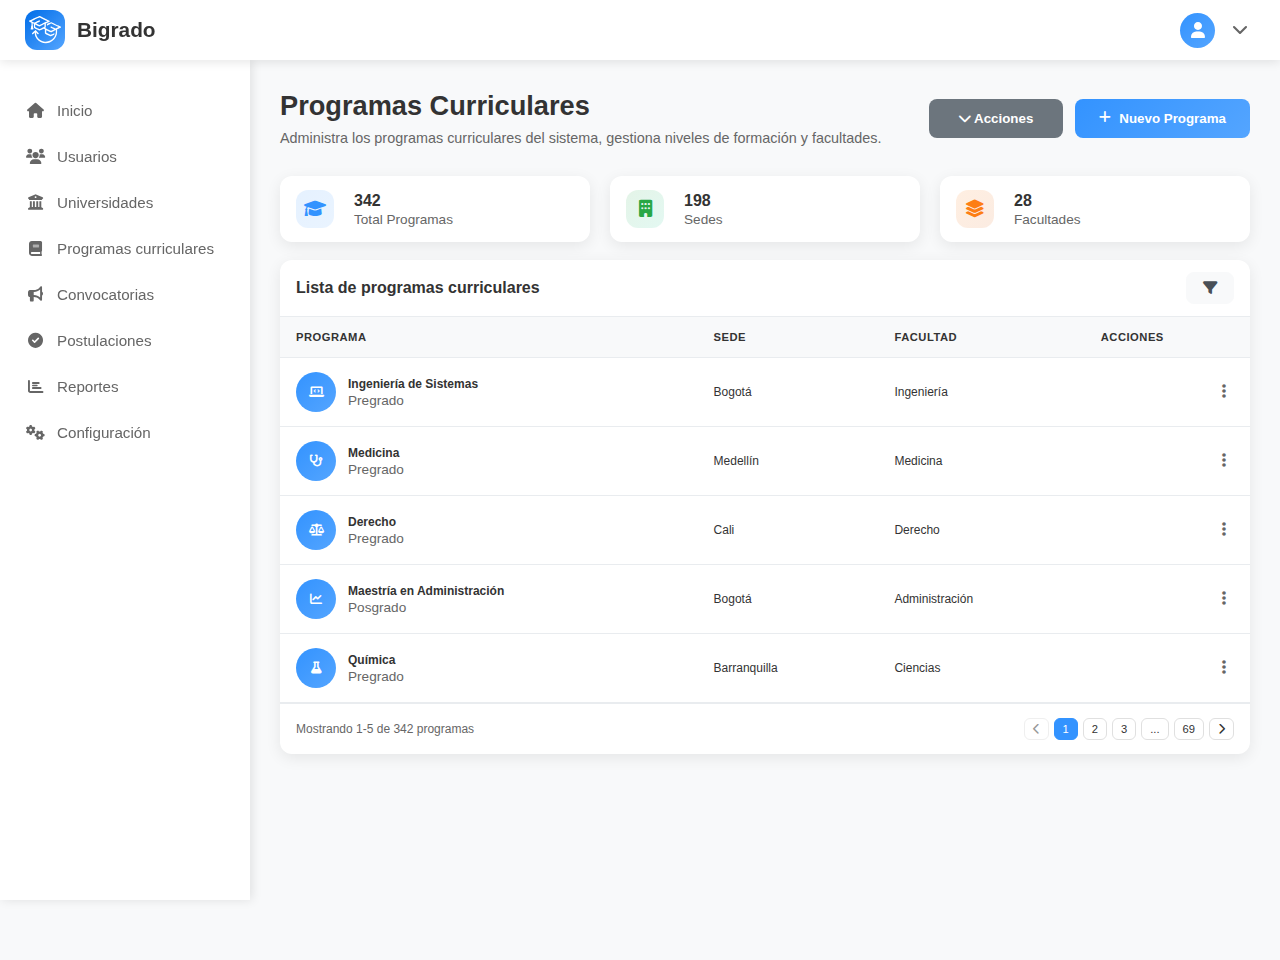
<file: programas.html>
<!DOCTYPE html>
<html lang="es">
<head>
    <meta charset="UTF-8">
    <meta name="viewport" content="width=device-width, initial-scale=1.0">
    <title>Programas Curriculares - Bigrado</title>
    <link rel="stylesheet" href="/css/app.css">
    <link rel="icon" href="/img/Logo_Bigrado_negro.svg" type="image/x-icon">
    <link rel="stylesheet" href="https://cdnjs.cloudflare.com/ajax/libs/font-awesome/6.0.0/css/all.min.css">
</head>
<body data-page="programas">
    <!-- Topbar Container -->
    <div id="topbar-container"></div>

    <!-- Sidebar Overlay para móvil -->
    <div class="sidebar-overlay" id="sidebarOverlay" onclick="toggleSidebar()"></div>

    <!-- Layout principal -->
    <div class="main-layout">
        <!-- Sidebar Container -->
        <div id="sidebar-container"></div>

        <!-- Contenido principal -->
        <main class="main-content">
            <!-- Header de página -->
            <div class="page-header">
                <div>
                    <h1>Programas Curriculares</h1>
                    <p>Administra los programas curriculares del sistema, gestiona niveles de formación y facultades.</p>
                </div>
                <div class="header-actions">
                    <!-- Botón de Más acciones con dropdown -->
                    <div class="dropdown-container">
                        <button class="secondary-btn" onclick="toggleActionsDropdownProgramas()">
                            <i class="fas fa-chevron-down"></i>
                            Acciones
                        </button>
                        <div class="dropdown-menu" id="actionsDropdownProgramas">
                            <button class="dropdown-item" onclick="importarMasivamenteProgramas()">
                                <i class="fas fa-file-import"></i>
                                Importar masivamente
                            </button>
                            <button class="dropdown-item" onclick="enviarCorreoMasivoProgramas()">
                                <i class="fas fa-envelope"></i>
                                Enviar correo masivo
                            </button>
                        </div>
                    </div>
                    <button class="new-btn" onclick="openNewProgramModal()">
                        <i class="fas fa-plus"></i>
                        Nuevo Programa
                    </button>
                </div>
            </div>

            <!-- Cards de resumen -->
            <div class="summary-cards">
                <div class="summary-card">
                    <div class="summary-icon total">
                        <i class="fas fa-graduation-cap"></i>
                    </div>
                    <div class="summary-content">
                        <h3>342</h3>
                        <p>Total Programas</p>
                    </div>
                </div>

                <div class="summary-card">
                    <div class="summary-icon students">
                        <i class="fas fa-building"></i>
                    </div>
                    <div class="summary-content">
                        <h3>198</h3>
                        <p>Sedes</p>
                    </div>
                </div>

                <div class="summary-card">
                    <div class="summary-icon support">
                        <i class="fas fa-layer-group"></i>
                    </div>
                    <div class="summary-content">
                        <h3>28</h3>
                        <p>Facultades</p>
                    </div>
                </div>
            </div>

            <!-- Tabla de programas -->
            <div class="table-container">
                <div class="table-header">
                    <h3>Lista de programas curriculares</h3>
                    <button class="filter-toggle-btn" onclick="toggleFilters()">
                        <i class="fas fa-filter"></i>
                    </button>
                </div>

                <!-- Filtros colapsables -->
                <div class="filters-section" id="filtersSection" style="display: none;">
                    <div class="filters-row">
                        <div class="filter-fields-container">
                            <div class="filter-group">
                                <label for="search">Buscar Programa</label>
                                <input type="text" id="search" placeholder="Nombre del programa...">
                            </div>
                            
                            <div class="filter-group">
                                <label for="level-filter">Filtrar por Nivel</label>
                                <select id="level-filter">
                                    <option value="">Todos los niveles</option>
                                    <option value="pregrado">Pregrado</option>
                                    <option value="posgrado">Posgrado</option>
                                </select>
                            </div>
                            
                            <div class="filter-group">
                                <label for="faculty-filter">Filtrar por Facultad</label>
                                <select id="faculty-filter">
                                    <option value="">Todas las facultades</option>
                                    <option value="ingenieria">Ingeniería</option>
                                    <option value="medicina">Medicina</option>
                                    <option value="derecho">Derecho</option>
                                    <option value="administracion">Administración</option>
                                    <option value="artes">Artes</option>
                                    <option value="ciencias">Ciencias</option>
                                </select>
                            </div>
                            
                            <div class="filter-group">
                                <label for="sede-filter">Filtrar por Sede</label>
                                <select id="sede-filter">
                                    <option value="">Todas las sedes</option>
                                    <option value="bogota">Bogotá</option>
                                    <option value="medellin">Medellín</option>
                                    <option value="cali">Cali</option>
                                    <option value="barranquilla">Barranquilla</option>
                                    <option value="bucaramanga">Bucaramanga</option>
                                </select>
                            </div>
                        </div>
                        
                        <div class="filter-buttons">
                            <button class="filter-btn primary" onclick="applyFilters()">
                                <i class="fas fa-search"></i> Buscar
                            </button>
                            <button class="filter-btn secondary" onclick="clearFilters()">
                                <i class="fas fa-times"></i> Limpiar
                            </button>
                        </div>
                    </div>
                </div>

                <table class="contents-table">
                    <thead>
                        <tr>
                            <th>Programa</th>
                            <th>Sede</th>
                            <th>Facultad</th>
                            <th>Acciones</th>
                        </tr>
                    </thead>
                    <tbody>
                        <tr>
                            <td>
                                <div class="info-cell">
                                    <div class="avatar-table">
                                        <i class="fas fa-laptop-code"></i>
                                    </div>
                                    <div class="details-table">
                                        <div class="title-one">Ingeniería de Sistemas</div>
                                        <div class="title-one-small">Pregrado</div>
                                    </div>
                                </div>
                            </td>
                            <td>
                                <div class="title-two">
                                    <div>Bogotá</div>
                                </div>
                            </td>
                            <td>
                                <div class="title-two">
                                    <div>Ingeniería</div>
                                </div>
                            </td>
                            <td>
                                <div class="actions-menu">
                                    <button class="actions-button" onclick="toggleDropdown(this)">
                                        <i class="fas fa-ellipsis-v"></i>
                                    </button>
                                    <div class="actions-dropdown">
                                        <a href="#" onclick="viewProgram(1)">
                                            <i class="fas fa-eye"></i>
                                            Ver Detalles
                                        </a>
                                        <a href="#" onclick="editProgram(1)">
                                            <i class="fas fa-edit"></i>
                                            Editar
                                        </a>
                                        <a href="#" class="danger" onclick="deleteProgram(1)">
                                            <i class="fas fa-trash"></i>
                                            Eliminar
                                        </a>
                                    </div>
                                </div>
                            </td>
                        </tr>

                        <tr>
                            <td>
                                <div class="info-cell">
                                    <div class="avatar-table">
                                        <i class="fas fa-stethoscope"></i>
                                    </div>
                                    <div class="details-table">
                                        <div class="title-one">Medicina</div>
                                        <div class="title-one-small">Pregrado</div>
                                    </div>
                                </div>
                            </td>
                            <td>
                                <div class="title-two">
                                    <div>Medellín</div>
                                </div>
                            </td>
                            <td>
                                <div class="title-two">
                                    <div>Medicina</div>
                                </div>
                            </td>
                            <td>
                                <div class="actions-menu">
                                    <button class="actions-button" onclick="toggleDropdown(this)">
                                        <i class="fas fa-ellipsis-v"></i>
                                    </button>
                                    <div class="actions-dropdown">
                                        <a href="#" onclick="viewProgram(2)">
                                            <i class="fas fa-eye"></i>
                                            Ver Detalles
                                        </a>
                                        <a href="#" onclick="editProgram(2)">
                                            <i class="fas fa-edit"></i>
                                            Editar
                                        </a>
                                        <a href="#" class="danger" onclick="deleteProgram(2)">
                                            <i class="fas fa-trash"></i>
                                            Eliminar
                                        </a>
                                    </div>
                                </div>
                            </td>
                        </tr>

                        <tr>
                            <td>
                                <div class="info-cell">
                                    <div class="avatar-table">
                                        <i class="fas fa-balance-scale"></i>
                                    </div>
                                    <div class="details-table">
                                        <div class="title-one">Derecho</div>
                                        <div class="title-one-small">Pregrado</div>
                                    </div>
                                </div>
                            </td>
                            <td>
                                <div class="title-two">
                                    <div>Cali</div>
                                </div>
                            </td>
                            <td>
                                <div class="title-two">
                                    <div>Derecho</div>
                                </div>
                            </td>
                            <td>
                                <div class="actions-menu">
                                    <button class="actions-button" onclick="toggleDropdown(this)">
                                        <i class="fas fa-ellipsis-v"></i>
                                    </button>
                                    <div class="actions-dropdown">
                                        <a href="#" onclick="viewProgram(3)">
                                            <i class="fas fa-eye"></i>
                                            Ver Detalles
                                        </a>
                                        <a href="#" onclick="editProgram(3)">
                                            <i class="fas fa-edit"></i>
                                            Editar
                                        </a>
                                        <a href="#" class="danger" onclick="deleteProgram(3)">
                                            <i class="fas fa-trash"></i>
                                            Eliminar
                                        </a>
                                    </div>
                                </div>
                            </td>
                        </tr>

                        <tr>
                            <td>
                                <div class="info-cell">
                                    <div class="avatar-table">
                                        <i class="fas fa-chart-line"></i>
                                    </div>
                                    <div class="details-table">
                                        <div class="title-one">Maestría en Administración</div>
                                        <div class="title-one-small">Posgrado</div>
                                    </div>
                                </div>
                            </td>
                            <td>
                                <div class="title-two">
                                    <div>Bogotá</div>
                                </div>
                            </td>
                            <td>
                                <div class="title-two">
                                    <div>Administración</div>
                                </div>
                            </td>
                            <td>
                                <div class="actions-menu">
                                    <button class="actions-button" onclick="toggleDropdown(this)">
                                        <i class="fas fa-ellipsis-v"></i>
                                    </button>
                                    <div class="actions-dropdown">
                                        <a href="#" onclick="viewProgram(4)">
                                            <i class="fas fa-eye"></i>
                                            Ver Detalles
                                        </a>
                                        <a href="#" onclick="editProgram(4)">
                                            <i class="fas fa-edit"></i>
                                            Editar
                                        </a>
                                        <a href="#" class="danger" onclick="deleteProgram(4)">
                                            <i class="fas fa-trash"></i>
                                            Eliminar
                                        </a>
                                    </div>
                                </div>
                            </td>
                        </tr>

                        <tr>
                            <td>
                                <div class="info-cell">
                                    <div class="avatar-table">
                                        <i class="fas fa-flask"></i>
                                    </div>
                                    <div class="details-table">
                                        <div class="title-one">Química</div>
                                        <div class="title-one-small">Pregrado</div>
                                    </div>
                                </div>
                            </td>
                            <td>
                                <div class="title-two">
                                    <div>Barranquilla</div>
                                </div>
                            </td>
                            <td>
                                <div class="title-two">
                                    <div>Ciencias</div>
                                </div>
                            </td>
                            <td>
                                <div class="actions-menu">
                                    <button class="actions-button" onclick="toggleDropdown(this)">
                                        <i class="fas fa-ellipsis-v"></i>
                                    </button>
                                    <div class="actions-dropdown">
                                        <a href="#" onclick="viewProgram(5)">
                                            <i class="fas fa-eye"></i>
                                            Ver Detalles
                                        </a>
                                        <a href="#" onclick="editProgram(5)">
                                            <i class="fas fa-edit"></i>
                                            Editar
                                        </a>
                                        <a href="#" class="danger" onclick="deleteProgram(5)">
                                            <i class="fas fa-trash"></i>
                                            Eliminar
                                        </a>
                                    </div>
                                </div>
                            </td>
                        </tr>
                    </tbody>
                </table>

                <!-- Paginación -->
                <div class="pagination-container">
                    <div class="pagination-info">
                        Mostrando 1-5 de 342 programas
                    </div>
                    <div class="pagination">
                        <button disabled>
                            <i class="fas fa-chevron-left"></i>
                        </button>
                        <button class="active">1</button>
                        <button>2</button>
                        <button>3</button>
                        <button>...</button>
                        <button>69</button>
                        <button>
                            <i class="fas fa-chevron-right"></i>
                        </button>
                    </div>
                </div>
            </div>
        </main>
    </div>

    <!-- Modal para nuevo programa curricular -->
    <div id="newProgramModal" class="modal" style="display: none;">
        <div class="modal-content">
            <span class="close-modal" onclick="closeNewProgramModal()">&times;</span>
            <h2>Nuevo Programa Curricular</h2>
            <form id="newProgramForm" class="new-modal-form">
                <!-- Información del programa -->
                <div class="form-section">
                    <h3><i class="fas fa-graduation-cap"></i> Información del Programa</h3>
                    <div class="form-row">
                        <div class="form-group">
                            <label for="programName">Nombre del programa curricular *</label>
                            <input type="text" id="programName" name="programName" required placeholder="Ingeniería de Sistemas">
                        </div>
                    </div>

                    <div class="form-row">
                        <div class="form-group">
                            <label for="programSede">Sede del programa curricular *</label>
                            <select id="programSede" name="programSede" required>
                                <option value="">Seleccionar sede</option>
                                <option value="bogota">Bogotá</option>
                                <option value="medellin">Medellín</option>
                                <option value="manizales">Manizales</option>
                                <option value="palmira">Palmira</option>
                                <option value="la-paz">La Paz</option>
                                <option value="otro">Otro</option>
                            </select>
                        </div>

                        <div class="form-group">
                            <label for="programFaculty">Facultad del programa curricular *</label>
                            <select id="programFaculty" name="programFaculty" required>
                                <option value="">Seleccionar facultad</option>
                                <option value="ingenieria">Ingeniería</option>
                                <option value="minas">Minas</option>
                                <option value="minas-arquitectura">Minas y arquitectura</option>
                                <option value="ingenieria-administracion">Ingeniería y administración</option>
                                <option value="ciencias">Ciencias</option>
                                <option value="otro">Otro</option>
                            </select>
                        </div>
                    </div>

                    <div class="form-group">
                        <label for="programLevel">Nivel de formación *</label>
                        <select id="programLevel" name="programLevel" required>
                            <option value="">Seleccionar nivel</option>
                            <option value="pregrado">Pregrado</option>
                            <option value="posgrado">Posgrado</option>
                        </select>
                    </div>
                </div>

                <!-- Información del coordinador -->
                <div class="form-section">
                    <h3><i class="fas fa-user-tie"></i> Información del Coordinador Curricular</h3>
                    
                    <div class="form-row">
                        <div class="form-group">
                            <label for="coordinatorName">Nombre del coordinador curricular *</label>
                            <input type="text" id="coordinatorName" name="coordinatorName" required placeholder="Juan Carlos Pérez">
                        </div>
                    </div>

                    <div class="form-row">
                        <div class="form-group">
                            <label for="coordinatorPhone">Teléfono del coordinador *</label>
                            <input type="tel" id="coordinatorPhone" name="coordinatorPhone" required placeholder="+57 300 123 4567">
                        </div>

                        <div class="form-group">
                            <label for="coordinatorEmail">Correo del coordinador *</label>
                            <input type="email" id="coordinatorEmail" name="coordinatorEmail" required placeholder="coordinador@universidad.edu.co">
                        </div>
                    </div>
                </div>

                <div class="form-actions">
                    <button type="button" class="secondary-btn" onclick="closeNewProgramModal()">
                        <i class="fas fa-times"></i>
                        Cancelar
                    </button>
                    <button type="submit" class="primary-btn">
                        <i class="fas fa-save"></i>
                        Crear Programa
                    </button>
                </div>
            </form>
        </div>
    </div>

    <!-- Modal para ver detalles del programa curricular -->
    <div id="viewProgramModal" class="modal">
        <div class="modal-content">
            <span class="close-modal" onclick="closeViewProgramModal()">&times;</span>
            <h2 id="viewProgramTitle">Detalles del Programa Curricular</h2>
            
            <div class="details-container">
                <!-- Información básica del programa -->
                <div class="details-header">
                    <div class="avatar-large" id="viewProgramAvatar">
                        <i class="fas fa-graduation-cap"></i>
                    </div>
                    <div class="details-main-info">
                        <h3 id="viewProgramName">Nombre del Programa</h3>
                        <p id="viewProgramLevel">Nivel de Formación</p>
                        <div class="details-badges">
                            <span id="viewProgramStatus" class="status-badge">Estado</span>
                        </div>
                    </div>
                </div>

                <!-- Secciones de información -->
                <div class="details-sections">
                    <!-- Información del programa -->
                    <div class="detail-section">
                        <h4><i class="fas fa-graduation-cap"></i> Información del Programa</h4>
                        <div class="detail-grid">
                            <div class="detail-item">
                                <label>Nombre del Programa:</label>
                                <span id="viewProgramNameDetail">-</span>
                            </div>
                            <div class="detail-item">
                                <label>Sede:</label>
                                <span id="viewProgramSede">-</span>
                            </div>
                            <div class="detail-item">
                                <label>Facultad:</label>
                                <span id="viewProgramFaculty">-</span>
                            </div>
                            <div class="detail-item">
                                <label>Nivel de Formación:</label>
                                <span id="viewProgramLevelDetail">-</span>
                            </div>
                        </div>
                    </div>

                    <!-- Información del coordinador -->
                    <div class="detail-section">
                        <h4><i class="fas fa-user-tie"></i> Coordinador Curricular</h4>
                        <div class="detail-grid">
                            <div class="detail-item">
                                <label>Nombre del Coordinador:</label>
                                <span id="viewCoordinatorName">-</span>
                            </div>
                            <div class="detail-item">
                                <label>Teléfono:</label>
                                <span id="viewCoordinatorPhone">-</span>
                            </div>
                            <div class="detail-item">
                                <label>Correo Electrónico:</label>
                                <span id="viewCoordinatorEmail">-</span>
                            </div>
                        </div>
                    </div>

                    <!-- Información del sistema -->
                    <div class="detail-section">
                        <h4><i class="fas fa-cogs"></i> Información del Sistema</h4>
                        <div class="detail-grid">
                            <div class="detail-item">
                                <label>Fecha de Creación:</label>
                                <span id="viewProgramCreationDate">-</span>
                            </div>
                            <div class="detail-item">
                                <label>Última Modificación:</label>
                                <span id="viewProgramLastUpdate">-</span>
                            </div>
                            <div class="detail-item">
                                <label>ID del Programa:</label>
                                <span id="viewProgramId">-</span>
                            </div>
                        </div>
                    </div>
                </div>

                <div class="form-actions">
                    <button type="button" class="secondary-btn" onclick="closeViewProgramModal()">
                        <i class="fas fa-times"></i> Cerrar
                    </button>
                    <button type="button" class="primary-btn" onclick="editProgramFromModal()">
                        <i class="fas fa-edit"></i> Editar Programa
                    </button>
                </div>
            </div>
        </div>
    </div>

    <!-- Modal para editar programa curricular -->
    <div id="editProgramModal" class="modal">
        <div class="modal-content">
            <span class="close-modal" onclick="closeEditProgramModal()">&times;</span>
            <h2 id="editProgramTitle">Editar Programa Curricular</h2>
            <form id="editProgramForm" class="new-modal-form">
                <!-- Información del programa -->
                <div class="form-section">
                    <h3><i class="fas fa-graduation-cap"></i> Información del Programa</h3>
                    <div class="form-row">
                        <div class="form-group">
                            <label for="editProgramName">Nombre del programa curricular *</label>
                            <input type="text" id="editProgramName" name="programName" required 
                                   placeholder="Ej: Ingeniería de Sistemas">
                        </div>
                    </div>

                    <div class="form-row">
                        <div class="form-group">
                            <label for="editProgramSede">Sede del programa curricular *</label>
                            <select id="editProgramSede" name="programSede" required>
                                <option value="">Seleccionar sede</option>
                                <option value="bogota">Bogotá</option>
                                <option value="medellin">Medellín</option>
                                <option value="manizales">Manizales</option>
                                <option value="palmira">Palmira</option>
                                <option value="la-paz">La Paz</option>
                                <option value="otro">Otro</option>
                            </select>
                        </div>

                        <div class="form-group">
                            <label for="editProgramFaculty">Facultad del programa curricular *</label>
                            <select id="editProgramFaculty" name="programFaculty" required>
                                <option value="">Seleccionar facultad</option>
                                <option value="ingenieria">Ingeniería</option>
                                <option value="minas">Minas</option>
                                <option value="minas-arquitectura">Minas y arquitectura</option>
                                <option value="ingenieria-administracion">Ingeniería y administración</option>
                                <option value="ciencias">Ciencias</option>
                                <option value="otro">Otro</option>
                            </select>
                        </div>
                    </div>

                    <div class="form-group">
                        <label for="editProgramLevel">Nivel de formación *</label>
                        <select id="editProgramLevel" name="programLevel" required>
                            <option value="">Seleccionar nivel</option>
                            <option value="pregrado">Pregrado</option>
                            <option value="posgrado">Posgrado</option>
                        </select>
                    </div>
                </div>

                <!-- Información del coordinador -->
                <div class="form-section">
                    <h3><i class="fas fa-user-tie"></i> Información del Coordinador Curricular</h3>
                    <div class="form-row">
                        <div class="form-group">
                            <label for="editCoordinatorName">Nombre del coordinador curricular *</label>
                            <input type="text" id="editCoordinatorName" name="coordinatorName" required 
                                   placeholder="Ej: Juan Carlos Pérez">
                        </div>
                    </div>

                    <div class="form-row">
                        <div class="form-group">
                            <label for="editCoordinatorPhone">Teléfono del coordinador *</label>
                            <input type="tel" id="editCoordinatorPhone" name="coordinatorPhone" required 
                                   placeholder="Ej: +57 300 123 4567">
                        </div>

                        <div class="form-group">
                            <label for="editCoordinatorEmail">Correo del coordinador *</label>
                            <input type="email" id="editCoordinatorEmail" name="coordinatorEmail" required 
                                   placeholder="Ej: coordinador@universidad.edu.co">
                        </div>
                    </div>
                </div>

                <input type="hidden" id="editProgramId" name="programId">

                <div class="form-actions">
                    <button type="button" class="secondary-btn" onclick="closeEditProgramModal()">
                        <i class="fas fa-times"></i>
                        Cancelar
                    </button>
                    <button type="submit" class="primary-btn">
                        <i class="fas fa-save"></i>
                        Guardar cambios
                    </button>
                </div>
            </form>
        </div>
    </div>

    <!-- Modal para eliminar programa curricular -->
    <div id="deleteProgramModal" class="modal">
        <div class="modal-content delete-modal-content">
            <span class="close-modal" onclick="closeDeleteProgramModal()">&times;</span>
            <div class="delete-modal-header">
                <div class="delete-icon">
                    <i class="fas fa-exclamation-triangle"></i>
                </div>
                <h2>Eliminar Programa Curricular</h2>
                <p class="delete-subtitle">Esta acción es permanente e irreversible</p>
            </div>
            
            <div class="delete-modal-body">
                <div class="info-summary">
                    <div class="avatar-small" id="deleteProgramAvatar">
                        <i class="fas fa-graduation-cap"></i>
                    </div>
                    <div class="summary-details">
                        <h4 id="deleteProgramName">Nombre del Programa</h4>
                        <p id="deleteProgramDetails">Sede - Facultad</p>
                        <span id="deleteProgramLevel" class="role-badge">Nivel</span>
                    </div>
                </div>

                <div class="delete-warning">
                    <div class="warning-content">
                        <p>
                            Al eliminar este programa curricular se borrarán <strong>PERMANENTEMENTE</strong> todos sus datos:
                        </p>
                        <ul>
                            <li>Información del programa y coordinador</li>
                            <li>Estudiantes matriculados en el programa</li>
                            <li>Historial académico y calificaciones</li>
                            <li>Planes de estudio y materias</li>
                            <li>Documentos y archivos asociados</li>
                        </ul>
                    </div>
                </div>

                <div class="delete-confirmation">
                    <div class="confirmation-step">
                        <label class="confirmation-checkbox">
                            <input type="checkbox" id="confirmProgramUnderstand">
                            <span class="checkmark"></span>
                            Entiendo que esta acción eliminará permanentemente todos los datos del programa
                        </label>
                    </div>
                    
                    <div class="confirmation-step">
                        <label class="confirmation-checkbox">
                            <input type="checkbox" id="confirmProgramIrreversible">
                            <span class="checkmark"></span>
                            Confirmo que esta acción es irreversible y no se puede deshacer
                        </label>
                    </div>

                    <div class="confirmation-step">
                        <label for="deleteProgramConfirmText">
                            Para confirmar, escribe <strong id="confirmationProgramText">ELIMINAR</strong> en el campo:
                        </label>
                        <input type="text" id="deleteProgramConfirmText" placeholder="Escribe ELIMINAR para continuar">
                    </div>

                    <div class="delete-reason">
                        <label for="deleteProgramReason">Motivo de la eliminación (requerido)</label>
                        <textarea id="deleteProgramReason" name="reason" rows="3" placeholder="Explica el motivo por el cual es necesario eliminar este programa curricular..." required></textarea>
                    </div>
                </div>
            </div>

            <div class="delete-form-actions">
                <button type="button" id="confirmDeleteProgramBtn" class="critical-danger-btn" disabled>
                    <i class="fas fa-trash-alt"></i>
                    <span>Eliminar Programa</span>
                </button>
                <button type="button" class="secondary-btn" onclick="closeDeleteProgramModal()">
                    <i class="fas fa-times"></i> Cancelar
                </button>
            </div>
        </div>
    </div>

    <script src="/js/components.js"></script>
    <script src="/js/programas.js"></script>
</body>
</html>
</file>
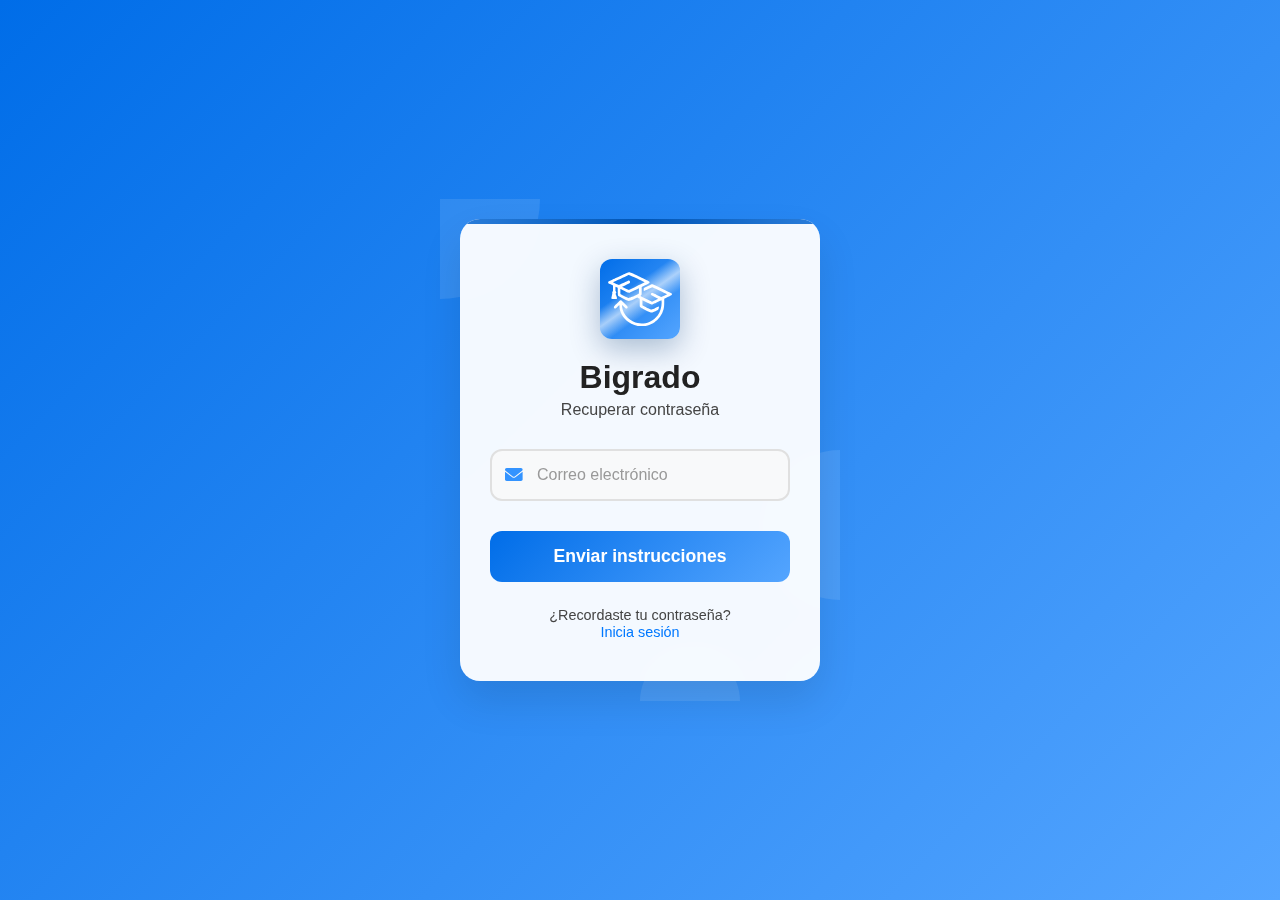
<file: recuperar.html>
<!DOCTYPE html>
<html lang="es">
<head>
    <meta charset="UTF-8">
    <meta name="viewport" content="width=device-width, initial-scale=1.0">
    <title>Recuperar contraseña - Bigrado</title>
    <link rel="stylesheet" href="/css/login.css">
    <link rel="icon" href="/img/Logo_Bigrado_negro.svg" type="image/x-icon">
    <link rel="stylesheet" href="https://cdnjs.cloudflare.com/ajax/libs/font-awesome/6.0.0/css/all.min.css">
    <meta name="description" content="Recupera el acceso a tu cuenta de Bigrado">
</head>
<body>
    <div class="login-container">
        <div class="login-card">
            <div class="login-header">
                <div class="logo">
                    <svg class="icon" xmlns="http://www.w3.org/2000/svg" viewBox="0 0 446 379" preserveAspectRatio="xMidYMid meet">
                        <g transform="translate(0,379) scale(0.1,-0.1)" fill="currentColor" stroke="none">
                            <path d="M1310 3728 c-58 -28 -130 -61 -160 -75 -56 -26 -145 -67 -260 -121
                                -408 -190 -529 -246 -673 -313 -93 -43 -177 -85 -188 -95 -25 -22 -26 -86 -2
                                -110 10 -9 83 -48 163 -86 79 -38 148 -74 152 -81 4 -7 8 -96 8 -199 l0 -187
                                -31 -36 c-26 -30 -30 -40 -25 -68 12 -55 10 -68 -27 -225 -20 -84 -37 -163
                                -37 -175 0 -44 14 -47 192 -47 238 0 240 2 158 227 -27 76 -50 141 -50 145 0
                                4 11 18 25 32 33 33 32 68 -5 109 l-30 35 0 156 c0 86 3 156 8 156 4 0 39 -17
                                77 -38 l70 -37 5 -260 c6 -301 2 -289 101 -349 164 -101 593 -303 660 -312 35
                                -5 60 0 121 25 83 33 330 142 418 185 l55 27 88 -42 87 -43 0 -266 c0 -246 1
                                -267 20 -297 27 -44 77 -74 355 -213 248 -123 412 -190 464 -190 68 0 439 171
                                457 211 19 41 56 198 49 209 -11 17 -31 11 -116 -37 -130 -73 -360 -173 -397
                                -173 -19 0 -80 18 -135 40 -127 51 -457 214 -486 241 -20 19 -21 29 -21 194
                                l0 173 243 -118 c309 -150 380 -180 428 -180 31 0 104 33 345 156 168 86 308
                                153 312 149 4 -3 8 -72 10 -152 7 -322 -91 -653 -265 -895 -314 -435 -878
                                -656 -1402 -548 -128 26 -199 50 -321 106 -280 131 -510 355 -648 629 -69 140
                                -104 272 -116 450 l-6 79 128 -127 c119 -117 132 -127 166 -127 55 0 96 43 96
                                101 0 43 -2 45 -216 260 -123 124 -226 219 -239 222 -13 2 -36 -2 -52 -9 -27
                                -12 -369 -343 -426 -412 -58 -71 -19 -162 69 -162 22 0 54 27 155 126 l128
                                127 5 -34 c3 -19 7 -79 10 -134 23 -445 362 -920 821 -1149 416 -207 863 -231
                                1284 -67 477 185 838 591 965 1086 33 132 46 270 46 502 l0 230 138 66 c75 36
                                190 91 254 121 102 47 120 59 134 90 14 29 15 39 4 65 -10 24 -31 39 -107 76
                                -52 25 -96 45 -98 45 -2 0 -93 43 -202 96 -109 53 -234 113 -278 134 -92 44
                                -286 136 -497 239 -111 53 -158 71 -190 71 -33 0 -95 -26 -292 -121 -138 -66
                                -261 -127 -273 -135 -21 -13 -23 -22 -23 -109 0 -52 4 -97 10 -100 11 -7 7 -9
                                345 154 126 61 235 111 241 111 6 0 178 -79 380 -176 203 -97 433 -207 511
                                -244 l142 -67 -206 -100 -206 -101 -305 149 c-167 82 -316 149 -329 149 -31 0
                                -93 -60 -93 -89 0 -62 21 -77 271 -201 l239 -119 -27 -15 c-16 -9 -111 -57
                                -212 -106 l-184 -91 -36 14 c-96 39 -604 285 -708 343 l-65 36 35 37 c20 20
                                41 49 47 65 7 18 10 122 10 284 l-1 255 240 113 c275 129 285 135 301 174 10
                                25 9 35 -6 65 -17 33 -38 45 -249 144 -126 60 -288 136 -360 171 -71 34 -166
                                79 -210 100 -81 38 -156 73 -409 194 -178 85 -198 86 -346 14z m525 -311 c582
                                -273 725 -341 725 -347 -1 -3 -78 -41 -173 -84 -95 -43 -344 -164 -553 -268
                                l-382 -189 -238 116 c-168 82 -235 119 -224 124 8 5 125 60 260 122 135 62
                                255 124 268 136 24 24 29 67 11 107 -11 23 -62 56 -88 56 -6 0 -111 -47 -233
                                -104 -123 -57 -273 -126 -334 -155 -61 -28 -116 -51 -123 -51 -16 0 -401 182
                                -401 190 0 3 163 82 362 175 200 94 444 209 543 257 119 58 188 86 205 83 14
                                -2 183 -77 375 -168z m323 -944 l-3 -188 -143 -72 c-79 -39 -230 -109 -335
                                -153 -161 -69 -198 -81 -232 -77 -47 5 -301 120 -465 210 l-115 63 -3 172 c-1
                                95 0 172 2 172 3 0 85 -39 183 -86 340 -165 384 -184 417 -184 24 0 130 49
                                358 164 177 90 326 164 331 165 4 0 6 -83 5 -186z"
                            />
                        </g>
                    </svg>
                </div>
                <h1>Bigrado</h1>
                <p>Recuperar contraseña</p>
            </div>

            <form id="recoveryForm" class="login-form" novalidate>
                <div class="form-group password-group">
                    <div class="input-container">
                        <i class="fas fa-envelope"></i>
                        <input type="email" id="correoElectronico" name="correoElectronico" placeholder="Correo electrónico" autocomplete="email" required>
                    </div>
                </div>

                <div id="errorMessage" class="error-message"></div>

                <button type="submit" class="login-btn" id="recoveryBtn">
                    <span class="btn-text">Enviar instrucciones</span>
                    <div class="loading-spinner" style="display: none;"></div>
                </button>
            </form>

            <div class="login-footer">
                <p>¿Recordaste tu contraseña?</p>
                <a href="/index.html" class="register">Inicia sesión</a>
            </div>
        </div>

        <div class="background-shapes">
            <div class="shape shape-1"></div>
            <div class="shape shape-2"></div>
            <div class="shape shape-3"></div>
        </div>
    </div>

    <!-- Modal de éxito -->
    <div id="successModal" class="modal">
        <div class="modal-content">
            <div class="success-icon">
                <i class="fas fa-check-circle"></i>
            </div>
            <h2>Revisa tu correo</h2>
            <p id="welcomeMessage">Te enviamos las instrucciones para restablecer tu contraseña.</p>
            <button onclick="redirectToLogin()" class="success-btn">Volver al inicio de sesión</button>
        </div>
    </div>

    <script src="/js/recuperar.js"></script>
</body>
</html>
</file>
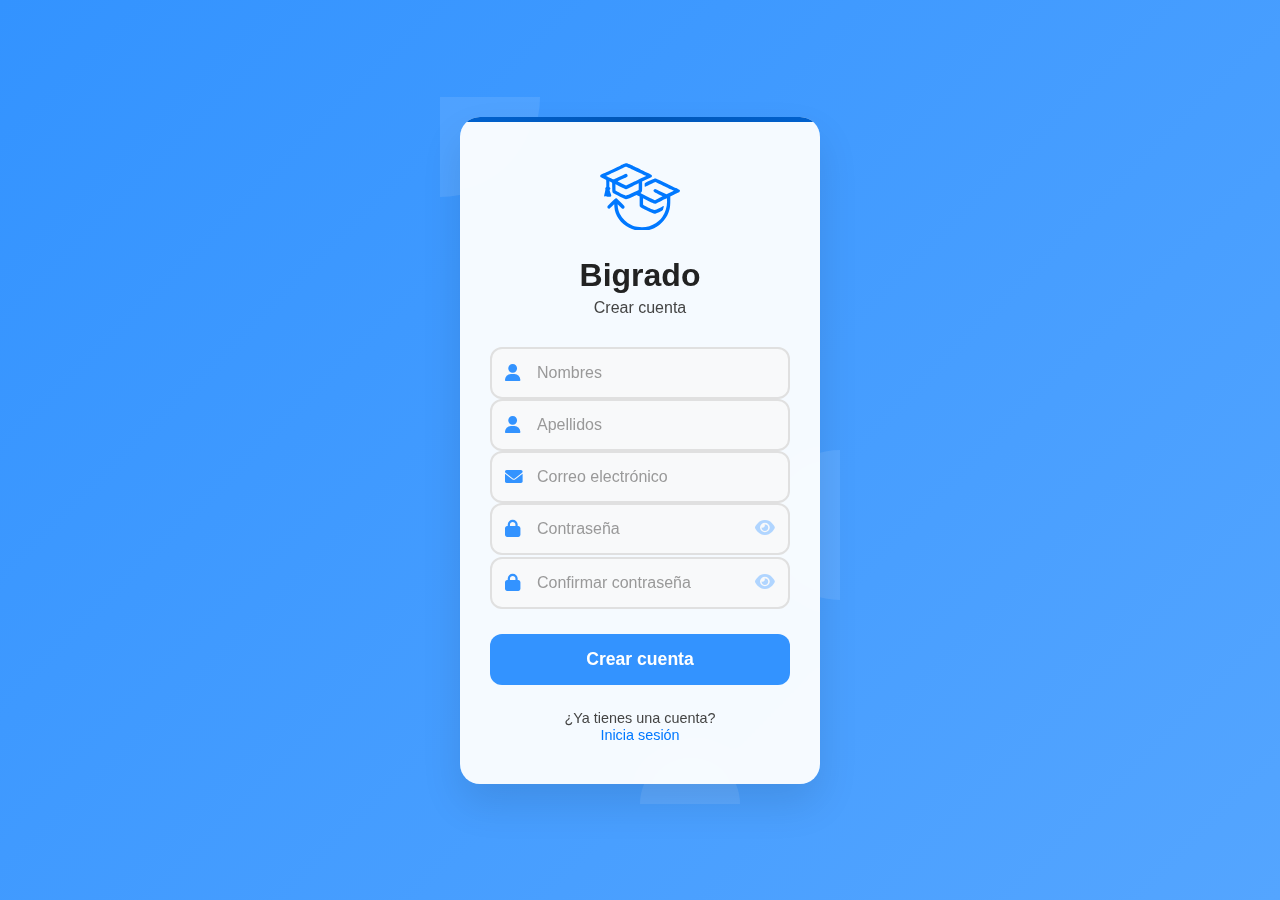
<file: register.html>
<!DOCTYPE html>
<html lang="es">
<head>
    <meta charset="UTF-8">
    <meta name="viewport" content="width=device-width, initial-scale=1.0">
    <title>Registro - Bigrado</title>
    <link rel="stylesheet" href="/css/styles.css">
    <link rel="icon" href="/img/Logo_Bigrado_negro.svg" type="image/x-icon">
    <link rel="stylesheet" href="https://cdnjs.cloudflare.com/ajax/libs/font-awesome/6.0.0/css/all.min.css">
    <meta name="description" content="Crea tu cuenta en Bigrado">
</head>
<body>
    <div class="login-container">
        <div class="login-card">
            <div class="login-header">
                <div class="logo">
                    <svg class="icon" xmlns="http://www.w3.org/2000/svg" viewBox="0 0 446 379" preserveAspectRatio="xMidYMid meet">
                        <g transform="translate(0,379) scale(0.1,-0.1)" fill="currentColor" stroke="none">
                            <path d="M1310 3728 c-58 -28 -130 -61 -160 -75 -56 -26 -145 -67 -260 -121
                                -408 -190 -529 -246 -673 -313 -93 -43 -177 -85 -188 -95 -25 -22 -26 -86 -2
                                -110 10 -9 83 -48 163 -86 79 -38 148 -74 152 -81 4 -7 8 -96 8 -199 l0 -187
                                -31 -36 c-26 -30 -30 -40 -25 -68 12 -55 10 -68 -27 -225 -20 -84 -37 -163
                                -37 -175 0 -44 14 -47 192 -47 238 0 240 2 158 227 -27 76 -50 141 -50 145 0
                                4 11 18 25 32 33 33 32 68 -5 109 l-30 35 0 156 c0 86 3 156 8 156 4 0 39 -17
                                77 -38 l70 -37 5 -260 c6 -301 2 -289 101 -349 164 -101 593 -303 660 -312 35
                                -5 60 0 121 25 83 33 330 142 418 185 l55 27 88 -42 87 -43 0 -266 c0 -246 1
                                -267 20 -297 27 -44 77 -74 355 -213 248 -123 412 -190 464 -190 68 0 439 171
                                457 211 19 41 56 198 49 209 -11 17 -31 11 -116 -37 -130 -73 -360 -173 -397
                                -173 -19 0 -80 18 -135 40 -127 51 -457 214 -486 241 -20 19 -21 29 -21 194
                                l0 173 243 -118 c309 -150 380 -180 428 -180 31 0 104 33 345 156 168 86 308
                                153 312 149 4 -3 8 -72 10 -152 7 -322 -91 -653 -265 -895 -314 -435 -878
                                -656 -1402 -548 -128 26 -199 50 -321 106 -280 131 -510 355 -648 629 -69 140
                                -104 272 -116 450 l-6 79 128 -127 c119 -117 132 -127 166 -127 55 0 96 43 96
                                101 0 43 -2 45 -216 260 -123 124 -226 219 -239 222 -13 2 -36 -2 -52 -9 -27
                                -12 -369 -343 -426 -412 -58 -71 -19 -162 69 -162 22 0 54 27 155 126 l128
                                127 5 -34 c3 -19 7 -79 10 -134 23 -445 362 -920 821 -1149 416 -207 863 -231
                                1284 -67 477 185 838 591 965 1086 33 132 46 270 46 502 l0 230 138 66 c75 36
                                190 91 254 121 102 47 120 59 134 90 14 29 15 39 4 65 -10 24 -31 39 -107 76
                                -52 25 -96 45 -98 45 -2 0 -93 43 -202 96 -109 53 -234 113 -278 134 -92 44
                                -286 136 -497 239 -111 53 -158 71 -190 71 -33 0 -95 -26 -292 -121 -138 -66
                                -261 -127 -273 -135 -21 -13 -23 -22 -23 -109 0 -52 4 -97 10 -100 11 -7 7 -9
                                345 154 126 61 235 111 241 111 6 0 178 -79 380 -176 203 -97 433 -207 511
                                -244 l142 -67 -206 -100 -206 -101 -305 149 c-167 82 -316 149 -329 149 -31 0
                                -93 -60 -93 -89 0 -62 21 -77 271 -201 l239 -119 -27 -15 c-16 -9 -111 -57
                                -212 -106 l-184 -91 -36 14 c-96 39 -604 285 -708 343 l-65 36 35 37 c20 20
                                41 49 47 65 7 18 10 122 10 284 l-1 255 240 113 c275 129 285 135 301 174 10
                                25 9 35 -6 65 -17 33 -38 45 -249 144 -126 60 -288 136 -360 171 -71 34 -166
                                79 -210 100 -81 38 -156 73 -409 194 -178 85 -198 86 -346 14z m525 -311 c582
                                -273 725 -341 725 -347 -1 -3 -78 -41 -173 -84 -95 -43 -344 -164 -553 -268
                                l-382 -189 -238 116 c-168 82 -235 119 -224 124 8 5 125 60 260 122 135 62
                                255 124 268 136 24 24 29 67 11 107 -11 23 -62 56 -88 56 -6 0 -111 -47 -233
                                -104 -123 -57 -273 -126 -334 -155 -61 -28 -116 -51 -123 -51 -16 0 -401 182
                                -401 190 0 3 163 82 362 175 200 94 444 209 543 257 119 58 188 86 205 83 14
                                -2 183 -77 375 -168z m323 -944 l-3 -188 -143 -72 c-79 -39 -230 -109 -335
                                -153 -161 -69 -198 -81 -232 -77 -47 5 -301 120 -465 210 l-115 63 -3 172 c-1
                                95 0 172 2 172 3 0 85 -39 183 -86 340 -165 384 -184 417 -184 24 0 130 49
                                358 164 177 90 326 164 331 165 4 0 6 -83 5 -186z"
                            />
                        </g>
                    </svg>
                </div>
                <h1>Bigrado</h1>
                <p>Crear cuenta</p>
            </div>

            <form id="registerForm" class="login-form" novalidate>
                <div class="register-group">
                    <div class="input-container">
                        <i class="fas fa-user"></i>
                        <input type="text" id="nombres" name="nombres" placeholder="Nombres" autocomplete="given-name" required>
                    </div>
                </div>

                <div class="register-group">
                    <div class="input-container">
                        <i class="fas fa-user"></i>
                        <input type="text" id="apellidos" name="apellidos" placeholder="Apellidos" autocomplete="family-name" required>
                    </div>
                </div>

                <div class="register-group">
                    <div class="input-container">
                        <i class="fas fa-envelope"></i>
                        <input type="email" id="correoElectronico" name="correoElectronico" placeholder="Correo electrónico" autocomplete="email" required>
                    </div>
                </div>

                <div class="register-group">
                    <div class="input-container">
                        <i class="fas fa-lock"></i>
                        <input type="password" id="clave" name="clave" placeholder="Contraseña" autocomplete="new-password" required>
                        <button type="button" class="toggle-password" onclick="togglePassword('clave','toggleIcon1')">
                            <i class="fas fa-eye" id="toggleIcon1"></i>
                        </button>
                    </div>
                </div>

                <div class="register-group forgot-container">
                    <div class="input-container">
                        <i class="fas fa-lock"></i>
                        <input type="password" id="confirmarClave" name="confirmarClave" placeholder="Confirmar contraseña" autocomplete="new-password" required>
                        <button type="button" class="toggle-password" onclick="togglePassword('confirmarClave','toggleIcon2')">
                            <i class="fas fa-eye" id="toggleIcon2"></i>
                        </button>
                    </div>
                </div>

                <div id="errorMessage" class="error-message"></div>

                <button type="submit" class="login-btn" id="registerBtn">
                    <span class="btn-text">Crear cuenta</span>
                    <div class="loading-spinner" style="display: none;"></div>
                </button>
            </form>

            <div class="login-footer">
                <p>¿Ya tienes una cuenta?</p>
                <a href="/index.html" class="register">Inicia sesión</a>
            </div>
        </div>

        <div class="background-shapes">
            <div class="shape shape-1"></div>
            <div class="shape shape-2"></div>
            <div class="shape shape-3"></div>
        </div>
    </div>

    <!-- Modal de éxito -->
    <div id="successModal" class="modal">
        <div class="modal-content">
            <div class="success-icon">
                <i class="fas fa-check-circle"></i>
            </div>
            <h2>Registro exitoso</h2>
            <p id="welcomeMessage">¡Tu cuenta ha sido creada!</p>
            <button onclick="redirectToHome()" class="success-btn">Ir al inicio de sesión</button>
        </div>
    </div>

    <script src="/js/register.js"></script>
    
</body>
        
</html>
</file>
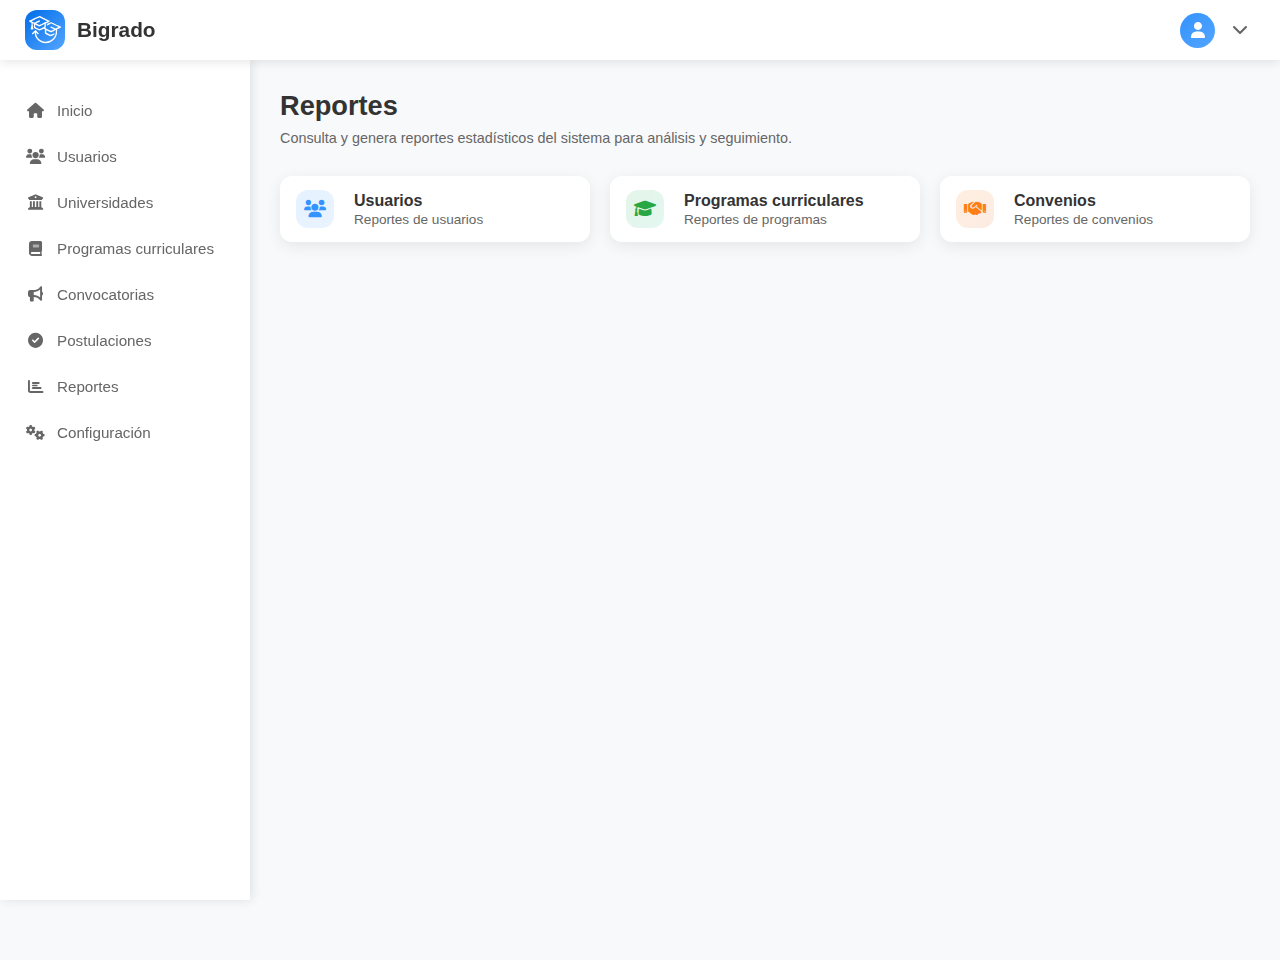
<file: reportes.html>
<!DOCTYPE html>
<html lang="es">
<head>
    <meta charset="UTF-8">
    <meta name="viewport" content="width=device-width, initial-scale=1.0">
    <title>Reportes - Bigrado</title>
    <link rel="stylesheet" href="/css/app.css">
    <link rel="icon" href="/img/Logo_Bigrado_negro.svg" type="image/x-icon">
    <link rel="stylesheet" href="https://cdnjs.cloudflare.com/ajax/libs/font-awesome/6.0.0/css/all.min.css">
</head>
<body data-page="reportes">
    <!-- Topbar Container -->
    <div id="topbar-container"></div>

    <!-- Sidebar Overlay para móvil -->
    <div class="sidebar-overlay" id="sidebarOverlay" onclick="toggleSidebar()"></div>

    <!-- Layout principal -->
    <div class="main-layout">
        <!-- Sidebar Container -->
        <div id="sidebar-container"></div>

        <!-- Contenido principal -->
        <main class="main-content">
            <!-- Header de página -->
            <div class="page-header">
                <div>
                    <h1>Reportes</h1>
                    <p>Consulta y genera reportes estadísticos del sistema para análisis y seguimiento.</p>
                </div>
            </div>

            <!-- Cards de reportes -->
            <div class="summary-cards">
                <div class="summary-card">
                    <div class="summary-icon total">
                        <i class="fas fa-users"></i>
                    </div>
                    <div class="summary-content">
                        <h3>Usuarios</h3>
                        <p>Reportes de usuarios</p>
                    </div>
                </div>

                <div class="summary-card">
                    <div class="summary-icon students">
                        <i class="fas fa-graduation-cap"></i>
                    </div>
                    <div class="summary-content">
                        <h3>Programas curriculares</h3>
                        <p>Reportes de programas</p>
                    </div>
                </div>

                <div class="summary-card">
                    <div class="summary-icon support">
                        <i class="fas fa-handshake"></i>
                    </div>
                    <div class="summary-content">
                        <h3>Convenios</h3>
                        <p>Reportes de convenios</p>
                    </div>
                </div>
            </div>
        </main>
    </div>

    <script src="/js/components.js"></script>
    <script src="/js/reportes.js"></script>
</body>
</html>
</file>
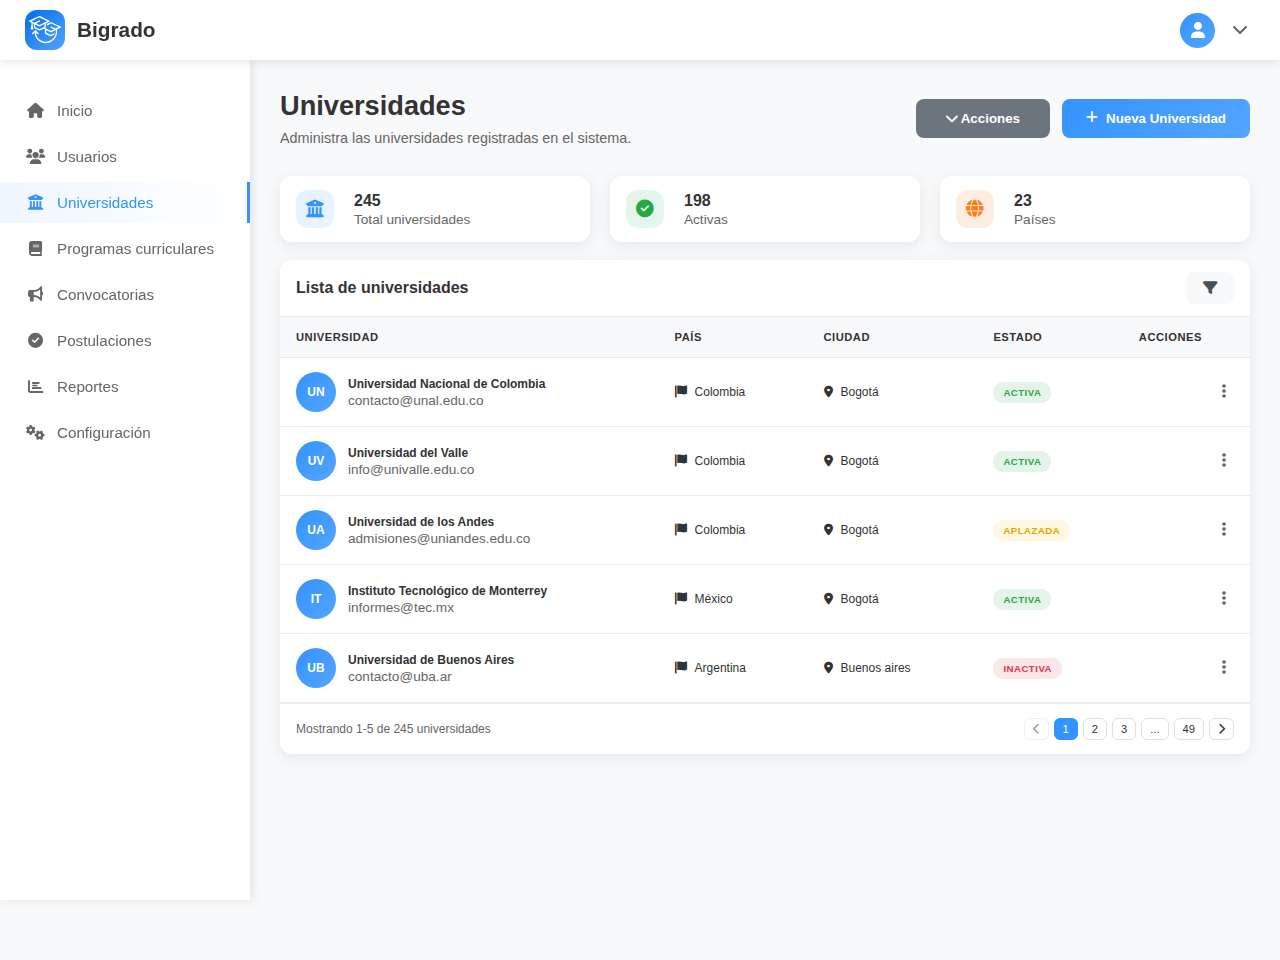
<file: universidades.html>
<!DOCTYPE html>
<html lang="es">
<head>
    <meta charset="UTF-8">
    <meta name="viewport" content="width=device-width, initial-scale=1.0">
    <title>Universidades - Bigrado</title>
    <link rel="stylesheet" href="/css/app.css">
    <link rel="icon" href="/img/Logo_Bigrado_negro.svg" type="image/x-icon">
    <link rel="stylesheet" href="https://cdnjs.cloudflare.com/ajax/libs/font-awesome/6.0.0/css/all.min.css">
</head>
<body data-page="universidades">
    <!-- Topbar -->
    <div id="topbar-container"></div>

    <!-- Sidebar Overlay para móvil -->
    <div class="sidebar-overlay" id="sidebarOverlay" onclick="toggleSidebar()"></div>

    <!-- Layout principal -->
    <div class="main-layout">
        <!-- Sidebar -->
        <div id="sidebar-container"></div>

        <!-- Contenido principal -->
        <main class="main-content">
            <!-- Header de página -->
            <div class="page-header">
                <div>
                    <h1>Universidades</h1>
                    <p>Administra las universidades registradas en el sistema.</p>
                </div>
                <div class="header-actions">
                    <!-- Botón de Más acciones con dropdown -->
                    <div class="dropdown-container">
                        <button class="secondary-btn" onclick="toggleActionsDropdownUniversidades()">
                            <i class="fas fa-chevron-down"></i>
                            Acciones
                        </button>
                        <div class="dropdown-menu" id="actionsDropdownUniversidades">
                            <button class="dropdown-item" onclick="importarMasivamenteUniversidades()">
                                <i class="fas fa-file-import"></i>
                                Importar masivamente
                            </button>
                            <button class="dropdown-item" onclick="enviarCorreoMasivoUniversidades()">
                                <i class="fas fa-envelope"></i>
                                Enviar correo masivo
                            </button>
                        </div>
                    </div>
                    <button class="new-btn" onclick="openNewUniversityModal()">
                        <i class="fas fa-plus"></i>
                        Nueva Universidad
                    </button>
                </div>
            </div>

            <!-- Cards de resumen -->
            <div class="summary-cards">
                <div class="summary-card">
                    <div class="summary-icon total">
                        <i class="fas fa-university"></i>
                    </div>
                    <div class="summary-content">
                        <h3>245</h3>
                        <p>Total universidades</p>
                    </div>
                </div>

                <div class="summary-card">
                    <div class="summary-icon students">
                        <i class="fas fa-check-circle"></i>
                    </div>
                    <div class="summary-content">
                        <h3>198</h3>
                        <p>Activas</p>
                    </div>
                </div>

                <div class="summary-card">
                    <div class="summary-icon support">
                        <i class="fas fa-globe"></i>
                    </div>
                    <div class="summary-content">
                        <h3>23</h3>
                        <p>Países</p>
                    </div>
                </div>
            </div>

            <!-- Tabla de universidades -->
            <div class="table-container">
                <div class="table-header">
                    <h3>Lista de universidades</h3>
                    <button class="filter-toggle-btn" onclick="toggleFilters()">
                        <i class="fas fa-filter"></i>
                    </button>
                </div>

                <!-- Filtros colapsables -->
                <div class="filters-section" id="filtersSection" style="display: none;">
                    <div class="filters-row">
                        <div class="filter-fields-container">
                            <div class="filter-group">
                                <label for="search">Buscar universidad</label>
                                <input type="text" placeholder="Nombre de la universidad..." id="searchUniversity">
                            </div>
                            
                            <div class="filter-group">
                                <label>País</label>
                                <select id="filterCountry">
                                    <option value="">Todos los países</option>
                                    <option value="colombia">Colombia</option>
                                    <option value="mexico">México</option>
                                    <option value="argentina">Argentina</option>
                                    <option value="chile">Chile</option>
                                    <option value="peru">Perú</option>
                                    <option value="ecuador">Ecuador</option>
                                </select>
                            </div>
                            
                            <div class="filter-group">
                                <label>Estado</label>
                                <select id="filterStatus">
                                    <option value="">Todos los estados</option>
                                    <option value="active">Activa</option>
                                    <option value="review">En revisión</option>
                                    <option value="inactive">Inactiva</option>
                                </select>
                            </div>
                        </div>
                            
                        <div class="filter-buttons">
                            <button class="filter-btn primary" onclick="applyFilters()">
                                <i class="fas fa-search"></i>
                                Buscar
                            </button>
                            <button class="filter-btn secondary" onclick="clearFilters()">
                                <i class="fas fa-times"></i>
                                Limpiar
                            </button>
                        </div>
                    </div>
                </div>

                <table class="contents-table">
                    <thead>
                        <tr>
                            <th>Universidad</th>
                            <th>País</th>
                            <th>Ciudad</th>
                            <th>Estado</th>
                            <th>Acciones</th>
                        </tr>
                    </thead>
                    <tbody>
                        <tr>
                            <td>
                                <div class="info-cell">
                                    <div class="avatar-table">
                                        UN
                                    </div>
                                    <div class="details-table">
                                        <div class="title-one">Universidad Nacional de Colombia</div>
                                        <div class="title-one-small">contacto@unal.edu.co</div>
                                    </div>
                                </div>
                            </td>
                            <td>
                                <div class="title-two">
                                    <div><i class="fas fa-flag"></i></div>
                                    <div>Colombia</div>
                                </div>
                            </td>
                            <td>
                                <div class="title-two">
                                    <div><i class="fas fa-location-dot"></i></div>
                                    <div>Bogotá</div>
                                </div>
                            </td>
                            <td>
                                <span class="status-badge active">Activa</span>
                            </td>
                            <td>
                                <div class="actions-menu">
                                    <button class="actions-button" onclick="toggleDropdown(this)">
                                        <i class="fas fa-ellipsis-v"></i>
                                    </button>
                                    <div class="actions-dropdown">
                                        <a href="#" onclick="viewUniversity(1)">
                                            <i class="fas fa-eye"></i>
                                            Ver detalles
                                        </a>
                                        <a href="#" onclick="editUniversity(1)">
                                            <i class="fas fa-edit"></i>
                                            Editar
                                        </a>
                                        <a href="#" onclick="deleteUniversity(1)" class="danger">
                                            <i class="fas fa-trash"></i>
                                            Eliminar
                                        </a>
                                    </div>
                                </div>
                            </td>
                        </tr>
                        <tr>
                            <td>
                                <div class="info-cell">
                                    <div class="avatar-table">
                                        UV
                                    </div>
                                    <div class="details-table">
                                        <div class="title-one">Universidad del Valle</div>
                                        <div class="title-one-small">info@univalle.edu.co</div>
                                    </div>
                                </div>
                            </td>
                            <td>
                                <div class="title-two">
                                    <div><i class="fas fa-flag"></i></div>
                                    <div>Colombia</div>
                                </div>
                            </td>
                            <td>
                                <div class="title-two">
                                    <div><i class="fas fa-location-dot"></i></div>
                                    <div>Bogotá</div>
                                </div>
                            </td>
                            <td>
                                <span class="status-badge active">Activa</span>
                            </td>
                            <td>
                                <div class="actions-menu">
                                    <button class="actions-button" onclick="toggleDropdown(this)">
                                        <i class="fas fa-ellipsis-v"></i>
                                    </button>
                                    <div class="actions-dropdown">
                                        <a href="#" onclick="viewUniversity(2)">
                                            <i class="fas fa-eye"></i>
                                            Ver detalles
                                        </a>
                                        <a href="#" onclick="editUniversity(2)">
                                            <i class="fas fa-edit"></i>
                                            Editar
                                        </a>
                                        <a href="#" onclick="deleteUniversity(2)" class="danger">
                                            <i class="fas fa-trash"></i>
                                            Eliminar
                                        </a>
                                    </div>
                                </div>
                            </td>
                        </tr>
                        <tr>
                            <td>
                                <div class="info-cell">
                                    <div class="avatar-table">
                                        UA
                                    </div>
                                    <div class="details-table">
                                        <div class="title-one">Universidad de los Andes</div>
                                        <div class="title-one-small">admisiones@uniandes.edu.co</div>
                                    </div>
                                </div>
                            </td>
                            <td>
                                <div class="title-two">
                                    <div><i class="fas fa-flag"></i></div>
                                    <div>Colombia</div>
                                </div>
                            </td>
                            <td>
                                <div class="title-two">
                                    <div><i class="fas fa-location-dot"></i></div>
                                    <div>Bogotá</div>
                                </div>
                            </td>
                            <td>
                                <span class="status-badge pending">Aplazada</span>
                            </td>
                            <td>
                                <div class="actions-menu">
                                    <button class="actions-button" onclick="toggleDropdown(this)">
                                        <i class="fas fa-ellipsis-v"></i>
                                    </button>
                                    <div class="actions-dropdown">
                                        <a href="#" onclick="viewUniversity(3)">
                                            <i class="fas fa-eye"></i>
                                            Ver detalles
                                        </a>
                                        <a href="#" onclick="editUniversity(3)">
                                            <i class="fas fa-edit"></i>
                                            Editar
                                        </a>
                                        <a href="#" onclick="deleteUniversity(3)" class="danger">
                                            <i class="fas fa-trash"></i>
                                            Eliminar
                                        </a>
                                    </div>
                                </div>
                            </td>
                        </tr>
                        <tr>
                            <td>
                                <div class="info-cell">
                                    <div class="avatar-table">
                                        IT
                                    </div>
                                    <div class="details-table">
                                        <div class="title-one">Instituto Tecnológico de Monterrey</div>
                                        <div class="title-one-small">informes@tec.mx</div>
                                    </div>
                                </div>
                            </td>
                            <td>
                                <div class="title-two">
                                    <div><i class="fas fa-flag"></i></div>
                                    <div>México</div>
                                </div>
                            </td>
                            <td>
                                <div class="title-two">
                                    <div><i class="fas fa-location-dot"></i></div>
                                    <div>Bogotá</div>
                                </div>
                            </td>
                            <td>
                                <span class="status-badge active">Activa</span>
                            </td>
                            <td>
                                <div class="actions-menu">
                                    <button class="actions-button" onclick="toggleDropdown(this)">
                                        <i class="fas fa-ellipsis-v"></i>
                                    </button>
                                    <div class="actions-dropdown">
                                        <a href="#" onclick="viewUniversity(4)">
                                            <i class="fas fa-eye"></i>
                                            Ver detalles
                                        </a>
                                        <a href="#" onclick="editUniversity(4)">
                                            <i class="fas fa-edit"></i>
                                            Editar
                                        </a>
                                        <a href="#" onclick="deleteUniversity(4)" class="danger">
                                            <i class="fas fa-trash"></i>
                                            Eliminar
                                        </a>
                                    </div>
                                </div>
                            </td>
                        </tr>
                        <tr>
                            <td>
                                <div class="info-cell">
                                    <div class="avatar-table">
                                        UB
                                    </div>
                                    <div class="details-table">
                                        <div class="title-one">Universidad de Buenos Aires</div>
                                        <div class="title-one-small">contacto@uba.ar</div>
                                    </div>
                                </div>
                            </td>
                            <td>
                                <div class="title-two">
                                    <div><i class="fas fa-flag"></i></div>
                                    <div>Argentina</div>
                                </div>
                            </td>
                            <td>
                                <div class="title-two">
                                    <div><i class="fas fa-location-dot"></i></div>
                                    <div>Buenos aires</div>
                                </div>
                            </td>
                            <td>
                                <span class="status-badge inactive">Inactiva</span>
                            </td>
                            <td>
                                <div class="actions-menu">
                                    <button class="actions-button" onclick="toggleDropdown(this)">
                                        <i class="fas fa-ellipsis-v"></i>
                                    </button>
                                    <div class="actions-dropdown">
                                        <a href="#" onclick="viewUniversity(5)">
                                            <i class="fas fa-eye"></i>
                                            Ver detalles
                                        </a>
                                        <a href="#" onclick="editUniversity(5)">
                                            <i class="fas fa-edit"></i>
                                            Editar
                                        </a>
                                        <a href="#" onclick="deleteUniversity(5)" class="danger">
                                            <i class="fas fa-trash"></i>
                                            Eliminar
                                        </a>
                                    </div>
                                </div>
                            </td>
                        </tr>
                    </tbody>
                </table>

                <!-- Paginación -->
                <div class="pagination-container">
                    <div class="pagination-info">
                        Mostrando 1-5 de 245 universidades
                    </div>
                    <div class="pagination">
                        <button disabled>
                            <i class="fas fa-chevron-left"></i>
                        </button>
                        <button class="active">1</button>
                        <button>2</button>
                        <button>3</button>
                        <button>...</button>
                        <button>49</button>
                        <button>
                            <i class="fas fa-chevron-right"></i>
                        </button>
                    </div>
                </div>
            </div>
        </main>
    </div>
    
    <!-- Modal de Nueva Universidad -->
    <div id="newUniversityModal" class="modal">
        <div class="modal-content">
            <span class="close-modal" onclick="closeNewUniversityModal()">&times;</span>
            <h2>Nueva Universidad</h2>
            <form id="newUniversityForm" class="new-modal-form">
                <!-- Información de la Universidad -->
                <div class="form-section">
                    <h3><i class="fas fa-university"></i> Información de la Universidad</h3>
                    <div class="form-row">
                        <div class="form-group">
                            <label for="universityName">Universidad *</label>
                            <input type="text" id="universityName" name="universityName" required placeholder="Nombre de la universidad">
                        </div>
                        <div class="form-group">
                            <label for="universityCountry">País *</label>
                            <select id="universityCountry" name="universityCountry" required>
                                <option value="">Seleccionar país</option>
                                <option value="colombia">Colombia</option>
                                <option value="mexico">México</option>
                                <option value="argentina">Argentina</option>
                                <option value="chile">Chile</option>
                                <option value="peru">Perú</option>
                                <option value="ecuador">Ecuador</option>
                                <option value="brasil">Brasil</option>
                                <option value="uruguay">Uruguay</option>
                                <option value="paraguay">Paraguay</option>
                                <option value="venezuela">Venezuela</option>
                                <option value="bolivia">Bolivia</option>
                            </select>
                        </div>
                    </div>
                    <div class="form-row">
                        <div class="form-group">
                            <label for="universityCity">Ciudad *</label>
                            <input type="text" id="universityCity" name="universityCity" required placeholder="Ciudad donde se ubica la universidad">
                        </div>
                    </div>
                </div>

                <!-- Contacto en la universidad de destino -->
                <div class="form-section">
                    <h3><i class="fas fa-address-card"></i> Contacto en la universidad de destino</h3>
                    <div class="form-row">
                        <div class="form-group">
                            <label for="contactName">Nombre *</label>
                            <input type="text" id="contactName" name="contactName" required placeholder="Nombre del contacto principal">
                        </div>
                        <div class="form-group">
                            <label for="contactPhone">Teléfono *</label>
                            <input type="tel" id="contactPhone" name="contactPhone" required placeholder="+57 1 234 5678">
                        </div>
                    </div>
                    <div class="form-row">
                        <div class="form-group">
                            <label for="contactEmail">Correo *</label>
                            <input type="email" id="contactEmail" name="contactEmail" required placeholder="contacto@universidad.edu">
                        </div>
                    </div>
                </div>

                <!-- Detalles del convenio -->
                <div class="form-section">
                    <h3><i class="fas fa-handshake"></i> Detalles del convenio</h3>
                    <div class="form-row">
                        <div class="form-group">
                            <label for="agreementName">Nombre del convenio *</label>
                            <input type="text" id="agreementName" name="agreementName" required placeholder="Nombre del convenio o acuerdo">
                        </div>
                        <div class="form-group">
                            <label for="agreementType">Tipo de convenio *</label>
                            <select id="agreementType" name="agreementType" required>
                                <option value="">Seleccionar tipo</option>
                                <option value="intercambio">Intercambio académico</option>
                                <option value="doble_titulacion">Doble titulación</option>
                                <option value="investigacion">Investigación conjunta</option>
                                <option value="movilidad_estudiantes">Movilidad de estudiantes</option>
                                <option value="movilidad_docentes">Movilidad de docentes</option>
                                <option value="cooperacion_academica">Cooperación académica</option>
                                <option value="practicas">Prácticas profesionales</option>
                                <option value="otros">Otros</option>
                            </select>
                        </div>
                    </div>
                    <div class="form-row">
                        <div class="form-group">
                            <label for="agreementStatus">Estado de convenio *</label>
                            <select id="agreementStatus" name="agreementStatus" required>
                                <option value="">Seleccionar estado</option>
                                <option value="negociacion">En negociación</option>
                                <option value="borrador">Borrador</option>
                                <option value="revision">En revisión</option>
                                <option value="aprobacion">Pendiente de aprobación</option>
                                <option value="firmado">Firmado</option>
                                <option value="activo">Activo</option>
                                <option value="suspendido">Suspendido</option>
                                <option value="vencido">Vencido</option>
                                <option value="renovacion">En renovación</option>
                            </select>
                        </div>
                    </div>
                    <div class="form-row">
                        <div class="form-group">
                            <label for="agreementStartDate">Fecha de inicio *</label>
                            <input type="date" id="agreementStartDate" name="agreementStartDate" required>
                        </div>
                        <div class="form-group">
                            <label for="agreementEndDate">Fecha de finalización *</label>
                            <input type="date" id="agreementEndDate" name="agreementEndDate" required>
                        </div>
                    </div>
                    <div class="form-row">
                        <div class="form-group">
                            <label for="agreementDocument">Documento firmado</label>
                            <input type="file" id="agreementDocument" name="agreementDocument" accept=".pdf,.doc,.docx">
                            <small class="form-hint">Formatos permitidos: PDF, DOC, DOCX (máximo 10MB)</small>
                        </div>
                    </div>
                </div>

                <!-- Coordinadores del Convenio -->
                <div class="form-section">
                    <h3><i class="fas fa-users"></i> Coordinadores del Convenio</h3>
                    <div class="form-row">
                        <div class="form-group">
                            <label for="originCoordinator">Coordinador de origen *</label>
                            <input type="text" id="originCoordinator" name="originCoordinator" required placeholder="Nombre del coordinador en la universidad de origen">
                        </div>
                        <div class="form-group">
                            <label for="destinationCoordinator">Coordinador de destino *</label>
                            <input type="text" id="destinationCoordinator" name="destinationCoordinator" required placeholder="Nombre del coordinador en la universidad de destino">
                        </div>
                    </div>
                </div>

                <div class="form-actions">
                    <button type="button" class="secondary-btn" onclick="closeNewUniversityModal()">
                        <i class="fas fa-times"></i>
                        Cancelar
                    </button>
                    <button type="submit" class="primary-btn">
                        <i class="fas fa-save"></i>
                        Crear Universidad
                    </button>
                </div>
            </form>
        </div>
    </div>

    <!-- Modal de Ver Detalles de la Universidad -->
    <div id="viewUniversityModal" class="modal">
        <div class="modal-content">
            <span class="close-modal" onclick="closeViewUniversityModal()">&times;</span>
            <h2 id="viewUniversityTitle">Detalles de la Universidad</h2>
            
            <div class="details-container">
                <!-- Información básica de la universidad -->
                <div class="details-header">
                    <div class="avatar-large" id="viewUniversityAvatar">
                        UN
                    </div>
                    <div class="details-main-info">
                        <h3 id="viewUniversityName">Universidad Nacional de Colombia</h3>
                        <p id="viewUniversityEmail">contacto@unal.edu.co</p>
                        <div class="details-badges">
                            <span id="viewAgreementType" class="role-badge student">Intercambio académico</span>
                            <span id="viewAgreementStatus" class="status-badge active">Activo</span>
                        </div>
                    </div>
                </div>

                <!-- Secciones de información -->
                <div class="details-sections">
                    <!-- Información de la Universidad -->
                    <div class="detail-section">
                        <h4><i class="fas fa-university"></i> Información de la Universidad</h4>
                        <div class="detail-grid">
                            <div class="detail-item">
                                <label>Universidad:</label>
                                <span id="viewUniversityFullName">Universidad Nacional de Colombia</span>
                            </div>
                            <div class="detail-item">
                                <label>País:</label>
                                <span id="viewUniversityCountry">Colombia</span>
                            </div>
                            <div class="detail-item">
                                <label>Ciudad:</label>
                                <span id="viewUniversityCity">Bogotá</span>
                            </div>
                        </div>
                    </div>

                    <!-- Contacto en la universidad de destino -->
                    <div class="detail-section">
                        <h4><i class="fas fa-address-card"></i> Contacto en la universidad de destino</h4>
                        <div class="detail-grid">
                            <div class="detail-item">
                                <label>Nombre:</label>
                                <span id="viewContactName">Dr. Carlos Martínez</span>
                            </div>
                            <div class="detail-item">
                                <label>Teléfono:</label>
                                <span id="viewContactPhone">+57 1 316 5000</span>
                            </div>
                            <div class="detail-item">
                                <label>Correo:</label>
                                <span id="viewContactEmail">carlos.martinez@unal.edu.co</span>
                            </div>
                        </div>
                    </div>

                    <!-- Detalles del convenio -->
                    <div class="detail-section">
                        <h4><i class="fas fa-handshake"></i> Detalles del convenio</h4>
                        <div class="detail-grid">
                            <div class="detail-item">
                                <label>Nombre del convenio:</label>
                                <span id="viewAgreementName">Convenio de Intercambio Académico</span>
                            </div>
                            <div class="detail-item">
                                <label>Tipo de convenio:</label>
                                <span id="viewAgreementTypeDetail">Intercambio académico</span>
                            </div>
                            <div class="detail-item">
                                <label>Estado del convenio:</label>
                                <span id="viewAgreementStatusDetail">Activo</span>
                            </div>
                            <div class="detail-item">
                                <label>Fecha de inicio:</label>
                                <span id="viewAgreementStartDate">2024-01-15</span>
                            </div>
                            <div class="detail-item">
                                <label>Fecha de finalización:</label>
                                <span id="viewAgreementEndDate">2026-01-15</span>
                            </div>
                            <div class="detail-item">
                                <label>Documento firmado:</label>
                                <span id="viewAgreementDocument">
                                    <a href="#" onclick="downloadDocument()" class="document-link">
                                        <i class="fas fa-file-pdf"></i> convenio_unal_2024.pdf
                                    </a>
                                </span>
                            </div>
                        </div>
                    </div>

                    <!-- Coordinadores del Convenio -->
                    <div class="detail-section">
                        <h4><i class="fas fa-users"></i> Coordinadores del Convenio</h4>
                        <div class="detail-grid">
                            <div class="detail-item">
                                <label>Coordinador de origen:</label>
                                <span id="viewOriginCoordinator">Dr. Juan Carlos Martínez - Facultad de Ingeniería</span>
                            </div>
                            <div class="detail-item">
                                <label>Coordinador de destino:</label>
                                <span id="viewDestinationCoordinator">Dr. Carlos Eduardo López</span>
                            </div>
                        </div>
                    </div>

                    <!-- Estadísticas adicionales -->
                    <div class="detail-section">
                        <h4><i class="fas fa-chart-bar"></i> Información adicional</h4>
                        <div class="detail-grid">
                            <div class="detail-item">
                                <label>Fecha de registro:</label>
                                <span id="viewRegistrationDate">2023-01-15</span>
                            </div>
                            <div class="detail-item">
                                <label>Última actualización:</label>
                                <span id="viewLastUpdate">2024-01-10</span>
                            </div>
                            <div class="detail-item">
                                <label>Días restantes:</label>
                                <span id="viewDaysRemaining">365 días</span>
                            </div>
                        </div>
                    </div>
                </div>

                <div class="form-actions">
                    <button type="button" class="secondary-btn" onclick="closeViewUniversityModal()">
                        <i class="fas fa-times"></i>
                        Cerrar
                    </button>
                    <button type="button" class="primary-btn" onclick="editUniversityFromModal()">
                        <i class="fas fa-edit"></i>
                        Editar Universidad
                    </button>
                </div>
            </div>
        </div>
    </div>

    <!-- Modal de Editar Universidad -->
    <div id="editUniversityModal" class="modal">
        <div class="modal-content">
            <span class="close-modal" onclick="closeEditUniversityModal()">&times;</span>
            <h2 id="editUniversityTitle">Editar Universidad</h2>
            <form id="editUniversityForm" class="new-modal-form">
                <!-- Información de la Universidad -->
                <div class="form-section">
                    <h3><i class="fas fa-university"></i> Información de la Universidad</h3>
                    <div class="form-row">
                        <div class="form-group">
                            <label for="editUniversityName">Universidad *</label>
                            <input type="text" id="editUniversityName" name="universityName" required placeholder="Nombre de la universidad">
                        </div>
                        <div class="form-group">
                            <label for="editUniversityCountry">País *</label>
                            <select id="editUniversityCountry" name="universityCountry" required>
                                <option value="">Seleccionar país</option>
                                <option value="colombia">Colombia</option>
                                <option value="mexico">México</option>
                                <option value="argentina">Argentina</option>
                                <option value="chile">Chile</option>
                                <option value="peru">Perú</option>
                                <option value="ecuador">Ecuador</option>
                                <option value="brasil">Brasil</option>
                                <option value="uruguay">Uruguay</option>
                                <option value="paraguay">Paraguay</option>
                                <option value="venezuela">Venezuela</option>
                                <option value="bolivia">Bolivia</option>
                            </select>
                        </div>
                    </div>
                    <div class="form-row">
                        <div class="form-group">
                            <label for="editUniversityCity">Ciudad *</label>
                            <input type="text" id="editUniversityCity" name="universityCity" required placeholder="Ciudad donde se ubica la universidad">
                        </div>
                    </div>
                </div>

                <!-- Contacto en la universidad de destino -->
                <div class="form-section">
                    <h3><i class="fas fa-address-card"></i> Contacto en la universidad de destino</h3>
                    <div class="form-row">
                        <div class="form-group">
                            <label for="editContactName">Nombre *</label>
                            <input type="text" id="editContactName" name="contactName" required placeholder="Nombre del contacto principal">
                        </div>
                        <div class="form-group">
                            <label for="editContactPhone">Teléfono *</label>
                            <input type="tel" id="editContactPhone" name="contactPhone" required placeholder="+57 1 234 5678">
                        </div>
                    </div>
                    <div class="form-row">
                        <div class="form-group">
                            <label for="editContactEmail">Correo *</label>
                            <input type="email" id="editContactEmail" name="contactEmail" required placeholder="contacto@universidad.edu">
                        </div>
                    </div>
                </div>

                <!-- Detalles del convenio -->
                <div class="form-section">
                    <h3><i class="fas fa-handshake"></i> Detalles del convenio</h3>
                    <div class="form-row">
                        <div class="form-group">
                            <label for="editAgreementName">Nombre del convenio *</label>
                            <input type="text" id="editAgreementName" name="agreementName" required placeholder="Nombre del convenio o acuerdo">
                        </div>
                        <div class="form-group">
                            <label for="editAgreementType">Tipo de convenio *</label>
                            <select id="editAgreementType" name="agreementType" required>
                                <option value="">Seleccionar tipo</option>
                                <option value="intercambio">Intercambio académico</option>
                                <option value="doble_titulacion">Doble titulación</option>
                                <option value="investigacion">Investigación conjunta</option>
                                <option value="movilidad_estudiantes">Movilidad de estudiantes</option>
                                <option value="movilidad_docentes">Movilidad de docentes</option>
                                <option value="cooperacion_academica">Cooperación académica</option>
                                <option value="practicas">Prácticas profesionales</option>
                                <option value="otros">Otros</option>
                            </select>
                        </div>
                    </div>
                    <div class="form-row">
                        <div class="form-group">
                            <label for="editAgreementStatus">Estado de convenio *</label>
                            <select id="editAgreementStatus" name="agreementStatus" required>
                                <option value="">Seleccionar estado</option>
                                <option value="negociacion">En negociación</option>
                                <option value="borrador">Borrador</option>
                                <option value="revision">En revisión</option>
                                <option value="aprobacion">Pendiente de aprobación</option>
                                <option value="firmado">Firmado</option>
                                <option value="activo">Activo</option>
                                <option value="suspendido">Suspendido</option>
                                <option value="vencido">Vencido</option>
                                <option value="renovacion">En renovación</option>
                            </select>
                        </div>
                    </div>
                    <div class="form-row">
                        <div class="form-group">
                            <label for="editAgreementStartDate">Fecha de inicio *</label>
                            <input type="date" id="editAgreementStartDate" name="agreementStartDate" required>
                        </div>
                        <div class="form-group">
                            <label for="editAgreementEndDate">Fecha de finalización *</label>
                            <input type="date" id="editAgreementEndDate" name="agreementEndDate" required>
                        </div>
                    </div>
                    <div class="form-row">
                        <div class="form-group">
                            <label for="editAgreementDocument">Documento firmado</label>
                            <input type="file" id="editAgreementDocument" name="agreementDocument" accept=".pdf,.doc,.docx">
                            <small class="form-hint">Formatos permitidos: PDF, DOC, DOCX (máximo 10MB)</small>
                            <div id="currentDocumentInfo" style="margin-top: 8px;">
                                <span class="current-file">
                                    <i class="fas fa-file-pdf"></i>
                                    <span id="currentDocumentName">convenio_unal_2024.pdf</span>
                                    <small>(Documento actual)</small>
                                </span>
                            </div>
                        </div>
                    </div>
                </div>

                <!-- Coordinadores del Convenio -->
                <div class="form-section">
                    <h3><i class="fas fa-users"></i> Coordinadores del Convenio</h3>
                    <div class="form-row">
                        <div class="form-group">
                            <label for="editOriginCoordinator">Coordinador de origen *</label>
                            <input type="text" id="editOriginCoordinator" name="originCoordinator" required placeholder="Nombre del coordinador en la universidad de origen">
                        </div>
                        <div class="form-group">
                            <label for="editDestinationCoordinator">Coordinador de destino *</label>
                            <input type="text" id="editDestinationCoordinator" name="destinationCoordinator" required placeholder="Nombre del coordinador en la universidad de destino">
                        </div>
                    </div>
                </div>

                <input type="hidden" id="editUniversityId" name="universityId">

                <div class="form-actions">
                    <button type="button" class="secondary-btn" onclick="closeEditUniversityModal()">
                        <i class="fas fa-times"></i>
                        Cancelar
                    </button>
                    <button type="submit" class="primary-btn">
                        <i class="fas fa-save"></i>
                        Guardar cambios
                    </button>
                </div>
            </form>
        </div>
    </div>

    <!-- Modal de Eliminar Universidad -->
    <div id="deleteUniversityModal" class="modal">
        <div class="modal-content delete-modal-content">
            <span class="close-modal" onclick="closeDeleteUniversityModal()">&times;</span>
            <div class="delete-modal-header">
                <div class="delete-icon">
                    <i class="fas fa-exclamation-triangle"></i>
                </div>
                <h2>Eliminar Universidad</h2>
                <p class="delete-subtitle">Esta acción es permanente e irreversible</p>
            </div>
            
            <div class="delete-modal-body">
                <div class="info-summary">
                    <div class="avatar-small" id="deleteUniversityAvatar">
                        UN
                    </div>
                    <div class="summary-details">
                        <h4 id="deleteUniversityName">Universidad Nacional de Colombia</h4>
                        <p id="deleteUniversityEmail">contacto@unal.edu.co</p>
                    </div>
                </div>

                <div class="delete-warning">
                    <div class="warning-content">
                        <p>Al eliminar esta universidad se perderán permanentemente:</p>
                        <ul>
                            <li>Todos los datos de la universidad</li>
                            <li>Programas académicos asociados</li>
                            <li>Histórico de estudiantes</li>
                            <li>Configuraciones y ajustes</li>
                        </ul>
                    </div>
                </div>

                <div class="delete-confirmation">
                    <div class="confirmation-step">
                        <label class="confirmation-checkbox">
                            <input type="checkbox" id="confirmUnderstand">
                            Entiendo que esta acción eliminará permanentemente todos los datos
                        </label>
                    </div>
                    <div class="confirmation-step">
                        <label class="confirmation-checkbox">
                            <input type="checkbox" id="confirmIrreversible">
                            Confirmo que esta acción es irreversible
                        </label>
                    </div>
                    <div class="confirmation-step">
                        <label for="deleteConfirmText">Para confirmar, escribe <strong>ELIMINAR</strong> en el campo:</label>
                        <input type="text" id="deleteConfirmText" placeholder="Escribe ELIMINAR">
                    </div>
                    <div class="delete-reason">
                        <label for="deleteReason">Motivo de eliminación (obligatorio):</label>
                        <textarea id="deleteReason" placeholder="Explica el motivo por el cual se elimina esta universidad..."></textarea>
                    </div>
                </div>
            </div>

            <div class="delete-form-actions">
                <button type="button" id="confirmDeleteBtn" class="critical-danger-btn" disabled>
                    <i class="fas fa-trash"></i>
                    Eliminar Universidad
                </button>
                <button type="button" class="secondary-btn" onclick="closeDeleteUniversityModal()">
                    <i class="fas fa-times"></i>
                    Cancelar
                </button>
            </div>
        </div>
    </div>

    <script src="/js/components.js"></script>
    <script src="/js/universidades.js"></script>
</body>
</html>
</file>
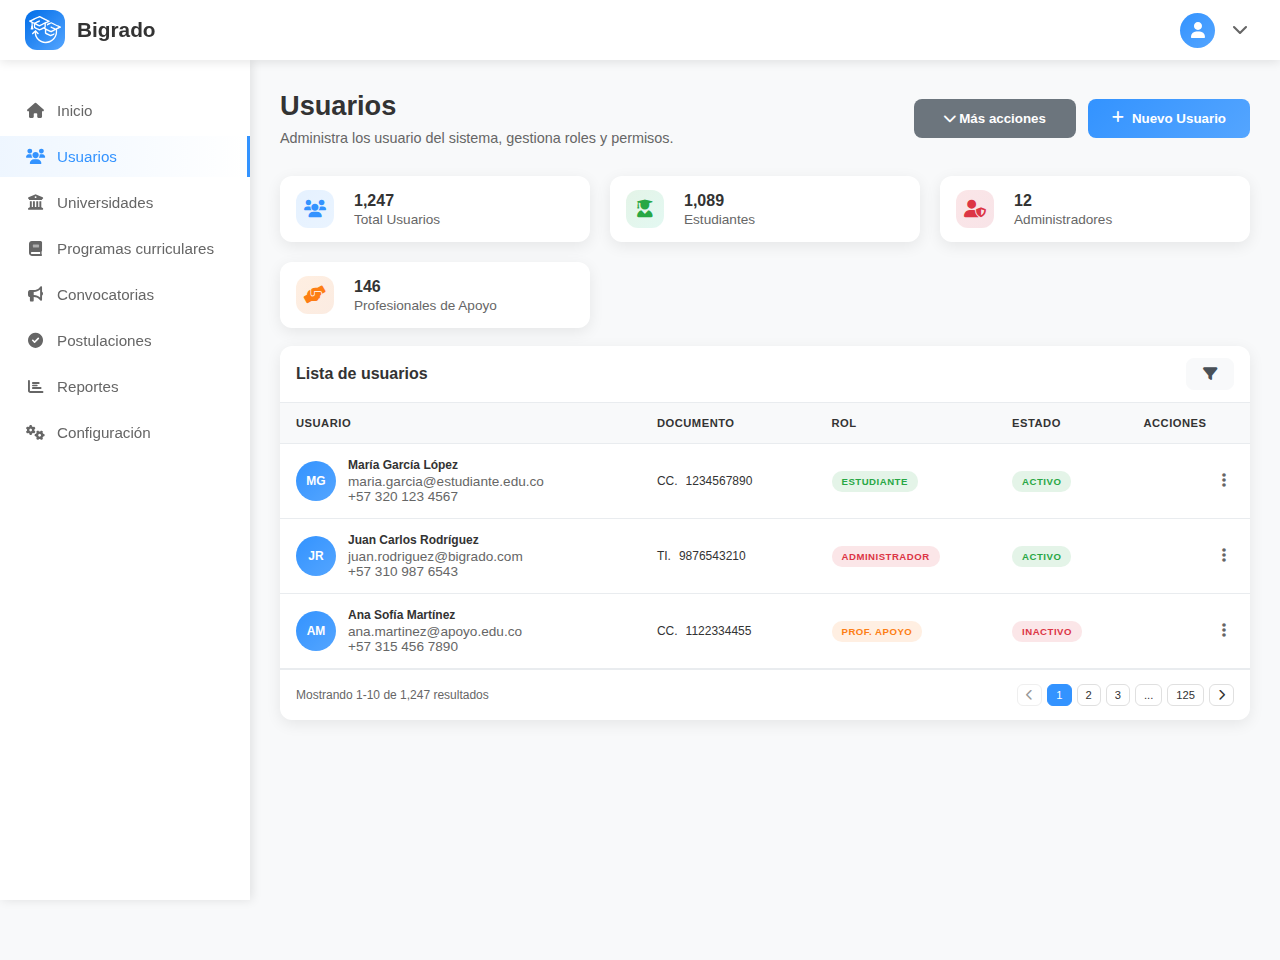
<file: usuarios.html>
<!DOCTYPE html>
<html lang="es">
<head>
    <meta charset="UTF-8">
    <meta name="viewport" content="width=device-width, initial-scale=1.0">
    <title>Usuarios - Bigrado</title>
    <link rel="stylesheet" href="/css/app.css">
    <link rel="icon" href="/img/Logo_Bigrado_negro.svg" type="image/x-icon">
    <link rel="stylesheet" href="https://cdnjs.cloudflare.com/ajax/libs/font-awesome/6.0.0/css/all.min.css">
</head>
<body data-page="usuarios">
    <!-- Topbar Container -->
    <div id="topbar-container"></div>

    <!-- Sidebar Overlay para móvil -->
    <div class="sidebar-overlay" id="sidebarOverlay" onclick="toggleSidebar()"></div>

    <!-- Layout principal -->
    <div class="main-layout">
        <!-- Sidebar Container -->
        <div id="sidebar-container"></div>

        <!-- Contenido principal -->
        <main class="main-content">
            <!-- <div class="breadcrumb">
                <a href="home.html">Inicio</a> / <a href="usuarios.html">Usuarios</a>
            </div> -->
            <!-- Header de página -->
            <div class="page-header">
                <div>
                    <h1>Usuarios</h1>
                    <p>Administra los usuario del sistema, gestiona roles y permisos.</p>
                </div>
                <div class="header-actions">
                    <!-- Botón de Más acciones con dropdown -->
                    <div class="dropdown-container">
                        <button class="secondary-btn" onclick="toggleActionsDropdownUsuarios()">
                            <i class="fas fa-chevron-down"></i>
                            Más acciones
                        </button>
                        <div class="dropdown-menu" id="actionsDropdownUsuarios">
                            <button class="dropdown-item" onclick="importarMasivamenteUsuarios()">
                                <i class="fas fa-file-import"></i>
                                Importar masivamente
                            </button>
                            <button class="dropdown-item" onclick="enviarCorreoMasivoUsuarios()">
                                <i class="fas fa-envelope"></i>
                                Enviar correo masivo
                            </button>
                        </div>
                    </div>
                    <button class="new-btn" onclick="openNewUserModal()">
                        <i class="fas fa-plus"></i>
                        Nuevo Usuario
                    </button>
                </div>
            </div>

            <!-- Cards de resumen -->
            <div class="summary-cards">
                <div class="summary-card">
                    <div class="summary-icon total">
                        <i class="fas fa-users"></i>
                    </div>
                    <div class="summary-content">
                        <h3>1,247</h3>
                        <p>Total Usuarios</p>
                    </div>
                </div>

                <div class="summary-card">
                    <div class="summary-icon students">
                        <i class="fas fa-user-graduate"></i>
                    </div>
                    <div class="summary-content">
                        <h3>1,089</h3>
                        <p>Estudiantes</p>
                    </div>
                </div>

                <div class="summary-card">
                    <div class="summary-icon admins">
                        <i class="fas fa-user-shield"></i>
                    </div>
                    <div class="summary-content">
                        <h3>12</h3>
                        <p>Administradores</p>
                    </div>
                </div>

                <div class="summary-card">
                    <div class="summary-icon support">
                        <i class="fas fa-hands-helping"></i>
                    </div>
                    <div class="summary-content">
                        <h3>146</h3>
                        <p>Profesionales de Apoyo</p>
                    </div>
                </div>
            </div>

            <!-- Tabla de usuarios -->
            <div class="table-container">
                <div class="table-header">
                    <h3>Lista de usuarios</h3>
                    <button class="filter-toggle-btn" onclick="toggleFilters()">
                        <i class="fas fa-filter"></i>
                    </button>
                </div>

                <!-- Filtros colapsables -->
                <div class="filters-section" id="filtersSection" style="display: none;">
                    <div class="filters-row">
                        <div class="filter-fields-container">
                            <div class="filter-group">
                                <label for="search">Buscar Usuario</label>
                                <input type="text" id="search" placeholder="Nombre, email o teléfono...">
                            </div>
                            
                            <div class="filter-group">
                                <label for="role-filter">Filtrar por Rol</label>
                                <select id="role-filter">
                                    <option value="">Todos los roles</option>
                                    <option value="admin">Administrador</option>
                                    <option value="student">Estudiante</option>
                                    <option value="support">Profesional de Apoyo</option>
                                </select>
                            </div>
                            
                            <div class="filter-group">
                                <label for="status-filter">Filtrar por Estado</label>
                                <select id="status-filter">
                                    <option value="">Todos los estados</option>
                                    <option value="active">Activo</option>
                                    <option value="inactive">Inactivo</option>
                                    <option value="pending">Pendiente</option>
                                </select>
                            </div>
                        </div>
                        
                        <div class="filter-buttons">
                            <button class="filter-btn primary" onclick="applyFilters()">
                                <i class="fas fa-search"></i> Buscar
                            </button>
                            <button class="filter-btn secondary" onclick="clearFilters()">
                                <i class="fas fa-times"></i> Limpiar
                            </button>
                        </div>
                    </div>
                </div>

                <table class="contents-table">
                    <thead>
                        <tr>
                            <th>Usuario</th>
                            <th>Documento</th>
                            <th>Rol</th>
                            <th>Estado</th>
                            <th>Acciones</th>
                        </tr>
                    </thead>
                    <tbody>
                        <tr>
                            <td>
                                <div class="info-cell">
                                    <div class="avatar-table">
                                        MG
                                    </div>
                                    <div class="details-table">
                                        <div class="title-one">María García López</div>
                                        <div class="title-one-small">maria.garcia@estudiante.edu.co</div>
                                        <div class="title-one-small">+57 320 123 4567</div>
                                    </div>
                                </div>
                            </td>
                            <td>
                                <div class="title-two">
                                    <div>CC.</div>
                                    <div>1234567890</div>
                                </div>
                            </td>
                            <td>
                                <span class="role-badge student">Estudiante</span>
                            </td>
                            <td>
                                <span class="status-badge active">Activo</span>
                            </td>
                            <td>
                                <div class="actions-menu">
                                    <button class="actions-button" onclick="toggleDropdown(this)">
                                        <i class="fas fa-ellipsis-v"></i>
                                    </button>
                                    <div class="actions-dropdown">
                                        <a href="#" onclick="viewUser(1)">
                                            <i class="fas fa-eye"></i>
                                            Ver Detalles
                                        </a>
                                        <a href="#" onclick="editUser(1)">
                                            <i class="fas fa-edit"></i>
                                            Editar
                                        </a>
                                        <a href="#" onclick="toggleUserStatus(1)">
                                            <i class="fas fa-user-slash"></i>
                                            Desactivar
                                        </a>
                                        <a href="#" class="danger" onclick="deleteUser(1)">
                                            <i class="fas fa-trash"></i>
                                            Eliminar
                                        </a>
                                    </div>
                                </div>
                            </td>
                        </tr>

                        <tr>
                            <td>
                                <div class="info-cell">
                                    <div class="avatar-table">
                                        JR
                                    </div>
                                    <div class="details-table">
                                        <div class="title-one">Juan Carlos Rodríguez</div>
                                        <div class="title-one-small">juan.rodriguez@bigrado.com</div>
                                        <div class="title-one-small">+57 310 987 6543</div>
                                    </div>
                                </div>
                            </td>
                            <td>
                                <div class="title-two">
                                    <div>TI.</div>
                                    <div>9876543210</div>
                                </div>
                            </td>
                            <td>
                                <span class="role-badge admin">Administrador</span>
                            </td>
                            <td>
                                <span class="status-badge active">Activo</span>
                            </td>
                            <td>
                                <div class="actions-menu">
                                    <button class="actions-button" onclick="toggleDropdown(this)">
                                        <i class="fas fa-ellipsis-v"></i>
                                    </button>
                                    <div class="actions-dropdown">
                                        <a href="#" onclick="viewUser(2)">
                                            <i class="fas fa-eye"></i>
                                            Ver Detalles
                                        </a>
                                        <a href="#" onclick="editUser(2)">
                                            <i class="fas fa-edit"></i>
                                            Editar
                                        </a>
                                        <a href="#" onclick="toggleUserStatus(2)">
                                            <i class="fas fa-user-slash"></i>
                                            Desactivar
                                        </a>
                                        <a href="#" class="danger" onclick="deleteUser(2)">
                                            <i class="fas fa-trash"></i>
                                            Eliminar
                                        </a>
                                    </div>
                                </div>
                            </td>
                        </tr>

                        <tr>
                            <td>
                                <div class="info-cell">
                                    <div class="avatar-table">
                                        AM
                                    </div>
                                    <div class="details-table">
                                        <div class="title-one">Ana Sofía Martínez</div>
                                        <div class="title-one-small">ana.martinez@apoyo.edu.co</div>
                                        <div class="title-one-small">+57 315 456 7890</div>
                                    </div>
                                </div>
                            </td>
                            <td>
                                <div class="title-two">
                                    <div>CC.</div>
                                    <div>1122334455</div>
                                </div>
                            </td>
                            <td>
                                <span class="role-badge support">Prof. Apoyo</span>
                            </td>
                            <td>
                                <span class="status-badge inactive">Inactivo</span>
                            </td>
                            <td>
                                <div class="actions-menu">
                                    <button class="actions-button" onclick="toggleDropdown(this)">
                                        <i class="fas fa-ellipsis-v"></i>
                                    </button>
                                    <div class="actions-dropdown">
                                        <a href="#" onclick="viewUser(3)">
                                            <i class="fas fa-eye"></i>
                                            Ver Detalles
                                        </a>
                                        <a href="#" onclick="editUser(3)">
                                            <i class="fas fa-edit"></i>
                                            Editar
                                        </a>
                                        <a href="#" onclick="toggleUserStatus(3)">
                                            <i class="fas fa-user-check"></i>
                                            Activar
                                        </a>
                                        <a href="#" class="danger" onclick="deleteUser(3)">
                                            <i class="fas fa-trash"></i>
                                            Eliminar
                                        </a>
                                    </div>
                                </div>
                            </td>
                        </tr>
                    </tbody>
                </table>

                <!-- Paginación -->
                <div class="pagination-container">
                    <div class="pagination-info">
                        Mostrando 1-10 de 1,247 resultados
                    </div>
                    <div class="pagination">
                        <button disabled>
                            <i class="fas fa-chevron-left"></i>
                        </button>
                        <button class="active">1</button>
                        <button>2</button>
                        <button>3</button>
                        <button>...</button>
                        <button>125</button>
                        <button>
                            <i class="fas fa-chevron-right"></i>
                        </button>
                    </div>
                </div>
            </div>
        </main>
    </div>
    
    <!-- Modal de Nuevo Usuario -->
    <div id="newUserModal" class="modal">
        <div class="modal-content">
            <span class="close-modal" onclick="closeNewUserModal()">&times;</span>
            <h2>Nuevo Usuario</h2>
            <form id="newUserForm" class="new-modal-form">
                <!-- Tipo de usuario -->
                <div class="form-section">
                    <h3><i class="fas fa-user-tag"></i> Tipo de usuario</h3>
                    <div class="form-group">
                        <label for="role">Rol</label>
                        <select id="role" name="role" required>
                            <option value="">Seleccione un rol</option>
                            <option value="admin">Administrador</option>
                            <option value="support">Profesional de Apoyo</option>
                            <option value="student">Estudiante</option>
                        </select>
                    </div>
                </div>

                <!-- Información personal -->
                <div class="form-section">
                    <h3><i class="fas fa-user"></i> Información personal</h3>
                    <div class="form-row">
                        <div class="form-group">
                            <label for="firstName">Nombres</label>
                            <input type="text" id="firstName" name="firstName" required>
                        </div>
                        <div class="form-group">
                            <label for="lastName">Apellidos</label>
                            <input type="text" id="lastName" name="lastName" required>
                        </div>
                    </div>
                    <div class="form-row">
                        <div class="form-group">
                            <label for="idType">Tipo de identificación</label>
                            <select id="idType" name="idType" required>
                                <option value="">Seleccione</option>
                                <option value="cc">Cédula de Ciudadanía</option>
                                <option value="ti">Tarjeta de Identidad</option>
                                <option value="ce">Cédula de Extranjería</option>
                                <option value="pasaporte">Pasaporte</option>
                            </select>
                        </div>
                        <div class="form-group">
                            <label for="idNumber">Número de identificación</label>
                            <input type="text" id="idNumber" name="idNumber" required>
                        </div>
                    </div>
                    <div class="form-row">
                        <div class="form-group">
                            <label for="birthDate">Fecha de nacimiento</label>
                            <input type="date" id="birthDate" name="birthDate" required>
                        </div>
                        <div class="form-group">
                            <label for="birthPlace">Lugar de nacimiento</label>
                            <input type="text" id="birthPlace" name="birthPlace" required>
                        </div>
                    </div>
                    <div class="form-row">
                        <div class="form-group">
                            <label for="gender">Género</label>
                            <select id="gender" name="gender" required>
                                <option value="">Seleccione</option>
                                <option value="masculino">Masculino</option>
                                <option value="femenino">Femenino</option>
                                <option value="otro">Otro</option>
                            </select>
                        </div>
                        <div class="form-group">
                            <label for="nationality">Nacionalidad</label>
                            <input type="text" id="nationality" name="nationality" required>
                        </div>
                    </div>
                </div>

                <!-- Información de contacto -->
                <div class="form-section">
                    <h3><i class="fas fa-address-card"></i> Información de contacto</h3>
                    <div class="form-row">
                        <div class="form-group">
                            <label for="address">Dirección</label>
                            <input type="text" id="address" name="address" required>
                        </div>
                        <div class="form-group">
                            <label for="city">Ciudad</label>
                            <input type="text" id="city" name="city" required>
                        </div>
                        <div class="form-group">
                            <label for="department">Departamento</label>
                            <input type="text" id="department" name="department" required>
                        </div>
                    </div>
                    <div class="form-row">
                        <div class="form-group">
                            <label for="email">Correo electrónico</label>
                            <input type="email" id="email" name="email" required>
                        </div>
                        <div class="form-group">
                            <label for="phone">Teléfono</label>
                            <input type="text" id="phone" name="phone" required>
                        </div>
                    </div>
                </div>

                <!-- Contacto de emergencia -->
                <div class="form-section">
                    <h3><i class="fas fa-phone-alt"></i> Contacto de emergencia</h3>
                    <div class="form-row">
                        <div class="form-group">
                            <label for="emergencyName">Nombre</label>
                            <input type="text" id="emergencyName" name="emergencyName" required>
                        </div>
                        <div class="form-group">
                            <label for="emergencyRelation">Parentesco</label>
                            <input type="text" id="emergencyRelation" name="emergencyRelation" required>
                        </div>
                        <div class="form-group">
                            <label for="emergencyPhone">Teléfono</label>
                            <input type="text" id="emergencyPhone" name="emergencyPhone" required>
                        </div>
                    </div>
                </div>

                <!-- Seguridad -->
                <div class="form-section">
                    <h3><i class="fas fa-lock"></i> Seguridad</h3>
                    <div class="form-row">
                        <div class="form-group password-group">
                            <label for="password">Contraseña</label>
                            <div class="input-container">
                                <input type="password" id="password" name="password" required>
                                <button type="button" class="toggle-password" onclick="toggleNewUserPassword('password', 'togglePasswordIcon')">
                                    <i class="fas fa-eye" id="togglePasswordIcon"></i>
                                </button>
                            </div>
                        </div>
                        <div class="form-group password-group">
                            <label for="confirmPassword">Confirmar contraseña</label>
                            <div class="input-container">
                                <input type="password" id="confirmPassword" name="confirmPassword" required>
                                <button type="button" class="toggle-password" onclick="toggleNewUserPassword('confirmPassword', 'toggleConfirmPasswordIcon')">
                                    <i class="fas fa-eye" id="toggleConfirmPasswordIcon"></i>
                                </button>
                            </div>
                        </div>
                    </div>
                </div>

                <div class="form-actions">
                    <button type="button" class="secondary-btn" onclick="closeNewUserModal()">
                        <i class="fas fa-times"></i>
                        Cancelar
                    </button>
                    <button type="submit" class="primary-btn">
                        <i class="fas fa-save"></i>
                        Crear Usuario
                    </button>
                </div>
            </form>
        </div>
    </div>

    <!-- Modal de Ver Detalles del Usuario -->
    <div id="viewUserModal" class="modal">
        <div class="modal-content">
            <span class="close-modal" onclick="closeViewUserModal()">&times;</span>
            <h2 id="viewUserTitle">Detalles del Usuario</h2>
            
            <div class="details-container">
                <!-- Información básica del usuario -->
                <div class="details-header">
                    <div class="avatar-large" id="viewUserAvatar">
                        <i class="fas fa-user"></i>
                    </div>
                    <div class="details-main-info">
                        <h3 id="viewUserName">Nombre del Usuario</h3>
                        <p id="viewUserEmail">email@example.com</p>
                        <div class="details-badges">
                            <span id="viewUserRole" class="role-badge">Rol</span>
                            <span id="viewUserStatus" class="status-badge">Estado</span>
                        </div>
                    </div>
                </div>

                <!-- Secciones de información -->
                <div class="details-sections">
                    <!-- Información personal -->
                    <div class="detail-section">
                        <h4><i class="fas fa-user"></i> Información Personal</h4>
                        <div class="detail-grid">
                            <div class="detail-item">
                                <label>Nombres:</label>
                                <span id="viewFirstName">-</span>
                            </div>
                            <div class="detail-item">
                                <label>Apellidos:</label>
                                <span id="viewLastName">-</span>
                            </div>
                            <div class="detail-item">
                                <label>Tipo de Identificación:</label>
                                <span id="viewIdType">-</span>
                            </div>
                            <div class="detail-item">
                                <label>Número de Identificación:</label>
                                <span id="viewIdNumber">-</span>
                            </div>
                            <div class="detail-item">
                                <label>Fecha de Nacimiento:</label>
                                <span id="viewBirthDate">-</span>
                            </div>
                            <div class="detail-item">
                                <label>Lugar de Nacimiento:</label>
                                <span id="viewBirthPlace">-</span>
                            </div>
                            <div class="detail-item">
                                <label>Género:</label>
                                <span id="viewGender">-</span>
                            </div>
                            <div class="detail-item">
                                <label>Nacionalidad:</label>
                                <span id="viewNationality">-</span>
                            </div>
                        </div>
                    </div>

                    <!-- Información de contacto -->
                    <div class="detail-section">
                        <h4><i class="fas fa-address-card"></i> Información de Contacto</h4>
                        <div class="detail-grid">
                            <div class="detail-item">
                                <label>Dirección:</label>
                                <span id="viewAddress">-</span>
                            </div>
                            <div class="detail-item">
                                <label>Ciudad:</label>
                                <span id="viewCity">-</span>
                            </div>
                            <div class="detail-item">
                                <label>Departamento:</label>
                                <span id="viewDepartment">-</span>
                            </div>
                            <div class="detail-item">
                                <label>Correo Electrónico:</label>
                                <span id="viewEmail">-</span>
                            </div>
                            <div class="detail-item">
                                <label>Teléfono:</label>
                                <span id="viewPhone">-</span>
                            </div>
                        </div>
                    </div>

                    <!-- Contacto de emergencia -->
                    <div class="detail-section">
                        <h4><i class="fas fa-phone-alt"></i> Contacto de Emergencia</h4>
                        <div class="detail-grid">
                            <div class="detail-item">
                                <label>Nombre:</label>
                                <span id="viewEmergencyName">-</span>
                            </div>
                            <div class="detail-item">
                                <label>Parentesco:</label>
                                <span id="viewEmergencyRelation">-</span>
                            </div>
                            <div class="detail-item">
                                <label>Teléfono:</label>
                                <span id="viewEmergencyPhone">-</span>
                            </div>
                        </div>
                    </div>

                    <!-- Información del sistema -->
                    <div class="detail-section">
                        <h4><i class="fas fa-cogs"></i> Información del Sistema</h4>
                        <div class="detail-grid">
                            <div class="detail-item">
                                <label>Fecha de Registro:</label>
                                <span id="viewRegistrationDate">-</span>
                            </div>
                            <div class="detail-item">
                                <label>Último Acceso:</label>
                                <span id="viewLastAccess">-</span>
                            </div>
                            <div class="detail-item">
                                <label>Estado de la Cuenta:</label>
                                <span id="viewAccountStatus">-</span>
                            </div>
                            <div class="detail-item">
                                <label>ID del Usuario:</label>
                                <span id="viewUserId">-</span>
                            </div>
                        </div>
                    </div>
                </div>

                <div class="form-actions">
                    <button type="button" class="secondary-btn" onclick="closeViewUserModal()">
                        <i class="fas fa-times"></i> Cerrar
                    </button>
                    <button type="button" class="primary-btn" onclick="editUserFromModal()">
                        <i class="fas fa-edit"></i> Editar Usuario
                    </button>
                </div>
            </div>
        </div>
    </div>

    <!-- Modal de Editar Usuario -->
    <div id="editUserModal" class="modal">
        <div class="modal-content">
            <span class="close-modal" onclick="closeEditUserModal()">&times;</span>
            <h2 id="editUserTitle">Editar Usuario</h2>
            <form id="editUserForm" class="new-modal-form">
                <!-- Tipo de usuario -->
                <div class="form-section">
                    <h3><i class="fas fa-user-tag"></i> Tipo de usuario</h3>
                    <div class="form-group">
                        <label for="editRole">Rol</label>
                        <select id="editRole" name="role" required>
                            <option value="">Seleccione un rol</option>
                            <option value="admin">Administrador</option>
                            <option value="support">Profesional de Apoyo</option>
                            <option value="student">Estudiante</option>
                        </select>
                    </div>
                </div>

                <!-- Información personal -->
                <div class="form-section">
                    <h3><i class="fas fa-user"></i> Información personal</h3>
                    <div class="form-row">
                        <div class="form-group">
                            <label for="editFirstName">Nombres</label>
                            <input type="text" id="editFirstName" name="firstName" required>
                        </div>
                        <div class="form-group">
                            <label for="editLastName">Apellidos</label>
                            <input type="text" id="editLastName" name="lastName" required>
                        </div>
                    </div>
                    <div class="form-row">
                        <div class="form-group">
                            <label for="editIdType">Tipo de identificación</label>
                            <select id="editIdType" name="idType" required>
                                <option value="">Seleccione</option>
                                <option value="cc">Cédula de Ciudadanía</option>
                                <option value="ti">Tarjeta de Identidad</option>
                                <option value="ce">Cédula de Extranjería</option>
                                <option value="pasaporte">Pasaporte</option>
                            </select>
                        </div>
                        <div class="form-group">
                            <label for="editIdNumber">Número de identificación</label>
                            <input type="text" id="editIdNumber" name="idNumber" required>
                        </div>
                    </div>
                    <div class="form-row">
                        <div class="form-group">
                            <label for="editBirthDate">Fecha de nacimiento</label>
                            <input type="date" id="editBirthDate" name="birthDate" required>
                        </div>
                        <div class="form-group">
                            <label for="editBirthPlace">Lugar de nacimiento</label>
                            <input type="text" id="editBirthPlace" name="birthPlace" required>
                        </div>
                    </div>
                    <div class="form-row">
                        <div class="form-group">
                            <label for="editGender">Género</label>
                            <select id="editGender" name="gender" required>
                                <option value="">Seleccione</option>
                                <option value="masculino">Masculino</option>
                                <option value="femenino">Femenino</option>
                                <option value="otro">Otro</option>
                            </select>
                        </div>
                        <div class="form-group">
                            <label for="editNationality">Nacionalidad</label>
                            <input type="text" id="editNationality" name="nationality" required>
                        </div>
                    </div>
                </div>

                <!-- Información de contacto -->
                <div class="form-section">
                    <h3><i class="fas fa-address-card"></i> Información de contacto</h3>
                    <div class="form-row">
                        <div class="form-group">
                            <label for="editAddress">Dirección</label>
                            <input type="text" id="editAddress" name="address" required>
                        </div>
                        <div class="form-group">
                            <label for="editCity">Ciudad</label>
                            <input type="text" id="editCity" name="city" required>
                        </div>
                        <div class="form-group">
                            <label for="editDepartment">Departamento</label>
                            <input type="text" id="editDepartment" name="department" required>
                        </div>
                    </div>
                    <div class="form-row">
                        <div class="form-group">
                            <label for="editEmail">Correo electrónico</label>
                            <input type="email" id="editEmail" name="email" required>
                        </div>
                        <div class="form-group">
                            <label for="editPhone">Teléfono</label>
                            <input type="text" id="editPhone" name="phone" required>
                        </div>
                    </div>
                </div>

                <!-- Contacto de emergencia -->
                <div class="form-section">
                    <h3><i class="fas fa-phone-alt"></i> Contacto de emergencia</h3>
                    <div class="form-row">
                        <div class="form-group">
                            <label for="editEmergencyName">Nombre</label>
                            <input type="text" id="editEmergencyName" name="emergencyName" required>
                        </div>
                        <div class="form-group">
                            <label for="editEmergencyRelation">Parentesco</label>
                            <input type="text" id="editEmergencyRelation" name="emergencyRelation" required>
                        </div>
                        <div class="form-group">
                            <label for="editEmergencyPhone">Teléfono</label>
                            <input type="text" id="editEmergencyPhone" name="emergencyPhone" required>
                        </div>
                    </div>
                </div>

                <!-- Cambio de contraseña (opcional) -->
                <div class="form-section">
                    <h3><i class="fas fa-lock"></i> Cambiar Contraseña (Opcional)</h3>
                    <div class="form-row">
                        <div class="form-group password-group">
                            <label for="editPassword">Nueva contraseña</label>
                            <div class="input-container">
                                <input type="password" id="editPassword" name="password">
                                <button type="button" class="toggle-password" onclick="toggleEditUserPassword('editPassword', 'toggleEditPasswordIcon')">
                                    <i class="fas fa-eye" id="toggleEditPasswordIcon"></i>
                                </button>
                            </div>
                            <small class="form-hint">Dejar vacío para mantener la contraseña actual</small>
                        </div>
                        <div class="form-group password-group">
                            <label for="editConfirmPassword">Confirmar nueva contraseña</label>
                            <div class="input-container">
                                <input type="password" id="editConfirmPassword" name="confirmPassword">
                                <button type="button" class="toggle-password" onclick="toggleEditUserPassword('editConfirmPassword', 'toggleEditConfirmPasswordIcon')">
                                    <i class="fas fa-eye" id="toggleEditConfirmPasswordIcon"></i>
                                </button>
                            </div>
                        </div>
                    </div>
                </div>

                <input type="hidden" id="editUserId" name="userId">

                <div class="form-actions">
                    <button type="button" class="secondary-btn" onclick="closeEditUserModal()">
                        <i class="fas fa-times"></i>
                        Cancelar
                    </button>
                    <button type="submit" class="primary-btn">
                        <i class="fas fa-save"></i>
                        Guardar cambios
                    </button>
                </div>
            </form>
        </div>
    </div>

    <!-- Modal de Cambiar Estado del Usuario -->
    <div id="toggleUserStatusModal" class="modal">
        <div class="modal-content toggle-status-modal-content">
            <span class="close-modal" onclick="closeToggleStatusModal()">&times;</span>
            <div class="status-modal-header">
                <div class="status-icon" id="toggleStatusIcon">
                    <i class="fas fa-user-slash"></i>
                </div>
                <h2 id="toggleStatusTitle">Desactivar Usuario</h2>
            </div>
            
            <div class="status-modal-body">
                <div class="info-summary">
                    <div class="avatar-small" id="toggleUserAvatar">
                        <i class="fas fa-user"></i>
                    </div>
                    <div class="summary-details">
                        <h4 id="toggleUserName">Nombre del Usuario</h4>
                        <p id="toggleUserEmail">email@example.com</p>
                        <span id="toggleUserRole" class="role-badge">Rol</span>
                    </div>
                </div>

                <div class="status-warning" id="statusWarning">
                    <div class="warning-icon">
                        <i class="fas fa-exclamation-triangle"></i>
                    </div>
                    <div class="warning-content">
                        <h4 id="warningTitle">¿Estás seguro de desactivar este usuario?</h4>
                        <p id="warningMessage">
                            Al desactivar este usuario, no podrá acceder al sistema hasta que sea activado nuevamente. 
                            Todas sus sesiones activas serán cerradas.
                        </p>
                    </div>
                </div>

                <div class="status-form">
                    <div class="form-group">
                        <label for="statusReason">Motivo del cambio de estado (opcional)</label>
                        <textarea id="statusReason" name="reason" rows="3" placeholder="Describe el motivo para desactivar/activar este usuario..."></textarea>
                    </div>
                </div>
            </div>

            <div class="status-form-actions">
                <button type="button" class="secondary-btn" onclick="closeToggleStatusModal()">
                    <i class="fas fa-times"></i>
                    Cancelar
                </button>
                <button type="button" id="confirmStatusBtn" class="danger-btn">
                    <i class="fas fa-user-slash"></i>
                    <span id="confirmStatusText">Desactivar Usuario</span>
                </button>
            </div>
        </div>
    </div>

    <!-- Modal de Eliminar Usuario -->
    <div id="deleteUserModal" class="modal">
        <div class="modal-content delete-modal-content">
            <span class="close-modal" onclick="closeDeleteUserModal()">&times;</span>
            <div class="delete-modal-header">
                <div class="delete-icon">
                    <i class="fas fa-exclamation-triangle"></i>
                </div>
                <h2>Eliminar Usuario</h2>
                <p class="delete-subtitle">Esta acción es permanente e irreversible</p>
            </div>
            
            <div class="delete-modal-body">
                <div class="info-summary">
                    <div class="avatar-small" id="deleteUserAvatar">
                        <i class="fas fa-user"></i>
                    </div>
                    <div class="summary-details">
                        <h4 id="deleteUserName">Nombre del Usuario</h4>
                        <p id="deleteUserEmail">email@example.com</p>
                        <span id="deleteUserRole" class="role-badge">Rol</span>
                    </div>
                </div>

                <div class="delete-warning">
                    <!-- <div class="warning-icon">
                        <i class="fas fa-skull-crossbones"></i>
                    </div> -->
                    <div class="warning-content">
                        <!-- <h4>⚠️ ADVERTENCIA CRÍTICA</h4> -->
                        <p>
                            Al eliminar este usuario se borrarán <strong>PERMANENTEMENTE</strong> todos sus datos:
                        </p>
                        <ul>
                            <li>✗ Información personal y de contacto</li>
                            <li>✗ Historial de actividades y sesiones</li>
                            <li>✗ Configuraciones y preferencias</li>
                            <li>✗ Archivos y documentos asociados</li>
                            <li>✗ Relaciones con otros registros</li>
                        </ul>
                        <!-- <p class="critical-note">
                            <strong>ESTA ACCIÓN NO SE PUEDE DESHACER.</strong> 
                            Considera <em>desactivar</em> el usuario en lugar de eliminarlo.
                        </p> -->
                    </div>
                </div>

                <div class="delete-confirmation">
                    <div class="confirmation-step">
                        <label class="confirmation-checkbox">
                            <input type="checkbox" id="confirmUnderstand">
                            <span class="checkmark"></span>
                            Entiendo que esta acción eliminará permanentemente todos los datos del usuario
                        </label>
                    </div>
                    
                    <div class="confirmation-step">
                        <label class="confirmation-checkbox">
                            <input type="checkbox" id="confirmIrreversible">
                            <span class="checkmark"></span>
                            Confirmo que esta acción es irreversible y no se puede deshacer
                        </label>
                    </div>

                    <div class="confirmation-step">
                        <label for="deleteConfirmText">
                            Para confirmar, escribe <strong id="confirmationText">ELIMINAR</strong> en el campo:
                        </label>
                        <input type="text" id="deleteConfirmText" placeholder="Escribe ELIMINAR para continuar">
                    </div>

                    <div class="delete-reason">
                        <label for="deleteReason">Motivo de la eliminación (requerido)</label>
                        <textarea id="deleteReason" name="reason" rows="3" placeholder="Explica el motivo por el cual es necesario eliminar este usuario..." required></textarea>
                    </div>
                </div>
            </div>

            <div class="delete-form-actions">
                <button type="button" id="confirmDeleteBtn" class="critical-danger-btn" disabled>
                    <i class="fas fa-trash-alt"></i>
                    <span>Eliminar Usuario Permanentemente</span>
                </button>
                <button type="button" class="secondary-btn" onclick="closeDeleteUserModal()">
                    <i class="fas fa-times"></i>
                    Cancelar
                </button>
                <button type="button" class="alternative-btn" onclick="suggestDeactivate()">
                    <i class="fas fa-user-slash"></i>
                    Mejor Desactivar Usuario
                </button>
            </div>
        </div>
    </div>

    <script src="/js/components.js"></script>
    <script src="/js/usuarios.js"></script>
</body>
</html>
</file>
<file: css/app.css>
* {
    margin: 0;
    padding: 0;
    box-sizing: border-box;
}

body {
    font-family: 'Segoe UI', Tahoma, Geneva, Verdana, sans-serif;
    background: #f8f9fa;
    min-height: 100vh;
    font-size: 0.95rem;
}

/* Topbar */
.topbar {
    background: #fff;
    padding: 14px 25px;
    box-shadow: 0 2px 10px rgba(0, 0, 0, 0.1);
    display: flex;
    justify-content: space-between;
    align-items: center;
    position: fixed;
    top: 0;
    left: 0;
    right: 0;
    width: 100%;
    z-index: 1000;
    height: 60px;
    box-sizing: border-box;
    transition: box-shadow 0.3s ease;
}

/* Efecto cuando se hace scroll */
.topbar.scrolled {
    box-shadow: 0 4px 20px rgba(0, 0, 0, 0.15);
}

/* Botón hamburguesa - Oculto por defecto */
.hamburger-menu {
    display: none;
    align-items: center;
    justify-content: center;
    width: 40px;
    height: 40px;
    background: transparent;
    border: none;
    cursor: pointer;
    padding: 0;
    z-index: 1001;
    border-radius: 6px;
    transition: all 0.3s ease;
}

.hamburger-menu:hover {
    background: rgba(0, 0, 0, 0.1);
}

.hamburger-menu i {
    font-size: 18px;
    color: #333;
    transition: all 0.3s ease;
}

.hamburger-menu.active i:before {
    content: "\f00d"; /* Font Awesome X icon */
}

.topbar-left {
    display: flex;
    align-items: center;
    gap: 20px;
}

.logo-section {
    display: flex;
    align-items: center;
    gap: 12px;
}

.logo {
    width: 40px;
    height: 40px;
    background: linear-gradient(135deg, #006de8 0%, #54a5ff 100%);
    border-radius: 12px;
    display: flex;
    align-items: center;
    justify-content: center;
}

.icon {
    max-width: 80%;
    height: auto;
    color: white;
}

.brand-text h2 {
    color: #333;
    font-size: 1.3rem;
    font-weight: 600;
}

.brand-text p {
    color: #666;
    font-size: 0.8rem;
}

.breadcrumb {
    color: #666;
    font-size: 0.9rem;
}

.breadcrumb a {
    color: #3393ff;
    text-decoration: none;
}

.topbar-right {
    display: flex;
    align-items: center;
    gap: 15px;
}

.user-info {
    display: flex;
    align-items: center;
    gap: 10px;
    position: relative;
}

.user-avatar {
    width: 35px;
    height: 35px;
    background: linear-gradient(135deg, #3393ff 0%, #54a5ff 100%);
    border-radius: 50%;
    display: flex;
    align-items: center;
    justify-content: center;
}

.user-avatar i {
    color: white;
    font-size: 1rem;
}

.dropdown-toggle {
    background: none;
    border: none;
    color: #666;
    font-size: 1rem;
    cursor: pointer;
    padding: 8px;
    border-radius: 50%;
    transition: all 0.3s ease;
}

.dropdown-toggle:hover {
    background: #f8f9fa;
    color: #3393ff;
}

.user-dropdown {
    position: absolute;
    top: 100%;
    right: 0;
    background: #fff;
    border-radius: 8px;
    box-shadow: 0 8px 25px rgba(0, 0, 0, 0.15);
    min-width: 200px;
    z-index: 1000;
    opacity: 0;
    visibility: hidden;
    transform: translateY(-10px);
    transition: all 0.3s ease;
    padding: 10px 0;
}

.user-dropdown.show {
    opacity: 1;
    visibility: visible;
    transform: translateY(0);
}

.user-dropdown .user-details {
    padding: 12px 16px;
    border-bottom: 1px solid #e9ecef;
    margin-bottom: 8px;
}

.user-dropdown .user-details h4 {
    color: #333;
    font-size: 0.9rem;
    font-weight: 600;
    margin-bottom: 4px;
}

.user-dropdown .user-details p {
    color: #666;
    font-size: 0.8rem;
}

.user-dropdown a {
    display: flex;
    align-items: center;
    gap: 10px;
    padding: 12px 16px;
    color: #333;
    text-decoration: none;
    font-size: 0.9rem;
    transition: 0.3s ease;
}

.user-dropdown a:hover {
    background: #f8f9fa;
}

/* Layout principal */
.main-layout {
    display: flex;
    min-height: calc(100vh - 60px);
    margin-top: 60px; /* Espacio para el topbar fijo */
}

/* Sidebar */
.sidebar {
    position: fixed;
    top: 60px; /* Posicionar debajo del topbar */
    left: 0;
    height: calc(100vh - 60px); /* Altura menos el topbar */
    width: 250px;
    background: #fff;
    box-shadow: 2px 0 10px rgba(0, 0, 0, 0.1);
    padding: 25px 0;
    overflow-y: auto;
    z-index: 999; /* Menor que el topbar */
    transition: transform 0.3s ease;
}

/* Sidebar oculto en móvil */
.sidebar.mobile-hidden {
    transform: translateX(-100%);
}

.sidebar-menu {
    list-style: none;
    padding: 0;
}

.sidebar-menu li {
    margin: 5px 0;
}

.sidebar-menu a {
    display: flex;
    align-items: center;
    gap: 12px;
    padding: 12px 25px;
    color: #666;
    text-decoration: none;
    transition: all 0.3s ease;
}

.sidebar-menu a:hover,
.sidebar-menu a.active {
    background: linear-gradient(90deg, #3393ff15 0%, transparent 100%);
    color: #3393ff;
    border-right: 3px solid #3393ff;
}

.sidebar-menu a i {
    width: 20px;
    text-align: center;
}

/* Contenido principal */
.main-content {
    flex: 1;
    margin-left: 250px;
    padding: 30px;
    background: #f8f9fa;
}

/* Header de página */
.page-header {
    margin-bottom: 30px;
    display: flex;
    justify-content: space-between;
    align-items: center;
    gap: 20px;
    flex-wrap: wrap;
}

.page-header h1 {
    color: #333;
    font-size: 1.7rem;
    font-weight: 700;
    margin-bottom: 8px;
}

.page-header p {
    color: #666;
    font-size: 0.90rem;
}

/* Botón Nuevo Usuario */
.actions-bar {
    display: flex;
    justify-content: space-between;
    align-items: center;
    margin-bottom: 30px;
}

.new-btn {
    background: linear-gradient(135deg, #3393ff 0%, #54a5ff 100%);
    color: white;
    border: none;
    padding: 12px 24px;
    border-radius: 8px;
    font-weight: 600;
    cursor: pointer;
    display: flex;
    align-items: center;
    gap: 8px;
    transition: all 0.3s ease;
}

.new-btn:hover {
    transform: translateY(-2px);
    box-shadow: 0 8px 20px rgba(51, 147, 255, 0.3);
}

/* Header Actions - Contenedor para los botones */
.header-actions {
    display: flex;
    align-items: center;
    gap: 12px;
}

/* Dropdown Container */
.dropdown-container {
    position: relative;
}

/* Dropdown Menu */
.dropdown-menu {
    position: absolute;
    top: calc(100% + 8px);
    left: 0;
    background: white;
    border-radius: 8px;
    box-shadow: 0 4px 20px rgba(0, 0, 0, 0.15);
    min-width: 220px;
    opacity: 0;
    visibility: hidden;
    transform: translateY(-10px);
    transition: all 0.3s ease;
    z-index: 1000;
    overflow: hidden;
}

.dropdown-menu.active {
    opacity: 1;
    visibility: visible;
    transform: translateY(0);
}

/* Dropdown Items */
.dropdown-item {
    width: 100%;
    padding: 12px 16px;
    background: white;
    border: none;
    display: flex;
    align-items: center;
    gap: 12px;
    cursor: pointer;
    transition: all 0.2s ease;
    font-size: 0.9rem;
    color: #333;
    text-align: left;
}

.dropdown-item:hover {
    background: #f8f9fa;
}

.dropdown-item i {
    font-size: 1rem;
    color: #5a6268;
    width: 20px;
    text-align: center;
}

.dropdown-item:not(:last-child) {
    border-bottom: 1px solid #f0f0f0;
}

/* Cards de resumen */
.summary-cards {
    display: grid;
    grid-template-columns: repeat(auto-fit, minmax(250px, 1fr));
    gap: 20px;
    margin-bottom: 18px;
}

.summary-card {
    background: #fff;
    padding: 14px 16px;
    border-radius: 12px;
    box-shadow: 0 4px 15px rgba(0, 0, 0, 0.08);
    display: flex;
    align-items: center;
    gap: 20px;
    transition: transform 0.3s ease;
}

.summary-card:hover {
    transform: translateY(-3px);
}

.summary-icon {
    width: 38px;
    height: 38px;
    border-radius: 12px;
    display: flex;
    align-items: center;
    justify-content: center;
    font-size: 1.1rem;
}

.summary-icon.total {
    background: linear-gradient(135deg, #3393ff20 0%, #54a5ff20 100%);
    color: #3393ff;
}

.summary-icon.students {
    background: linear-gradient(135deg, #28a74520 0%, #20c99720 100%);
    color: #28a745;
}

.summary-icon.admins {
    background: linear-gradient(135deg, #dc354520 0%, #c8264520 100%);
    color: #dc3545;
}

.summary-icon.support {
    background: linear-gradient(135deg, #fd7e1420 0%, #e0631420 100%);
    color: #fd7e14;
}

.summary-content h3 {
    color: #333;
    font-size: 1rem;
    font-weight: 700;
    margin-bottom: 2px;
}

.summary-content p {
    color: #666;
    font-size: 0.85rem;
    margin: 0;
}

/* Filtros */
.filters-section {
    background: #fff;
    border-radius: 0;
    box-shadow: none;
    margin-bottom: 0;
    padding: 10px 16px;
    border-bottom: 1px solid #e9ecef;
    transition: all 0.3s ease;
}

/* Cuando los filtros están en la tabla (nueva ubicación) */
.table-container .filters-section {
    background: #f8f9fa;
    border-radius: 0;
    border-top: none;
    border-bottom: 1px solid #e9ecef;
}

.filters-row {
    display: flex;
    gap: 14px;
    align-items: end;
    flex-wrap: nowrap;
    overflow-x: auto;
    justify-content: space-between;
}

.filter-fields-container {
    display: flex;
    gap: 14px;
    align-items: end;
    flex: 1;
    min-width: 0;
    overflow-x: auto;
}

.filter-group {
    display: flex;
    flex-direction: column;
    gap: 8px;
    min-width: 180px;
    flex-shrink: 0;
}

.filter-group label {
    color: #333;
    font-weight: 500;
    font-size: 0.75rem;
}

.filter-group select,
.filter-group input {
    padding: 5px 12px;
    border: 2px solid #e0e0e0;
    border-radius: 8px;
    font-size: 0.7rem;
    transition: border-color 0.3s ease;
}

.filter-group select:focus,
.filter-group input:focus {
    outline: none;
    border-color: #3393ff;
}

.filter-buttons {
    display: flex;
    gap: 10px;
    flex-shrink: 0;
    align-items: end;
    padding-bottom: 2px;
}

.filter-btn {
    padding: 5px 20px;
    border: none;
    border-radius: 8px;
    font-weight: 600;
    cursor: pointer;
    transition: all 0.3s ease;
}

.filter-btn.primary {
    background: #3393ff;
    color: white;
}

.filter-btn.secondary {
    background: #6c757d;
    color: white;
}

.filter-btn:hover {
    transform: translateY(-1px);
}

/* Tabla de usuarios */
.table-container {
    background: #fff;
    border-radius: 12px;
    box-shadow: 0 4px 15px rgba(0, 0, 0, 0.08);
    overflow: visible;
}

.table-header {
    padding: 12px 16px;
    border-bottom: 1px solid #e9ecef;
    display: flex;
    justify-content: space-between;
    align-items: center;
}

.table-header h3 {
    color: #333;
    font-size: 1rem;
    font-weight: 600;
}

/* Botón de filtros */
.filter-toggle-btn {
    background: #f8f9fa;
    border: 1px solid #f8f9fa;
    color: #495057;
    padding: 8px 16px;
    border-radius: 8px;
    font-size: 0.9rem;
    cursor: pointer;
    display: flex;
    align-items: center;
    gap: 8px;
    transition: all 0.3s ease;
}

.filter-toggle-btn:hover {
    background: #e9ecef;
    border-color: #e9ecef;
}

.filter-toggle-btn.active {
    background: #3393ff;
    border-color: #3393ff;
    color: white;
}

.filter-toggle-btn i {
    font-size: 0.9rem;
}

.table-info {
    color: #666;
    font-size: 0.85rem;
}

.contents-table {
    width: 100%;
    border-collapse: collapse;
}

.contents-table th,
.contents-table td {
    padding: 14px 16px;
    text-align: left;
    border-bottom: 1px solid #e9ecef;
    font-size: 0.75rem;
}

.contents-table th {
    background: #f8f9fa;
    color: #333;
    font-weight: 600;
    font-size: 0.70rem;
    text-transform: uppercase;
    letter-spacing: 0.5px;
}

.info-cell {
    display: flex;
    align-items: center;
    gap: 12px;
}

.avatar-table {
    width: 40px;
    height: 40px;
    background: linear-gradient(135deg, #3393ff 0%, #54a5ff 100%);
    border-radius: 50%;
    display: flex;
    align-items: center;
    justify-content: center;
    color: white;
    font-weight: 600;
}

.details-table {
    flex: 1;
}

.title-one {
    color: #333;
    font-weight: 600;
    margin-bottom: 2px;
}

.title-one-small {
    color: #666;
    font-size: 0.85rem;
    
}

.title-two {
    color: #333;
    display: flex;
    font-weight: 400;
}

.title-two div {
    margin-right: 8px; /* Espaciado entre los elementos */
}

.role-badge {
    padding: 5px 10px;
    border-radius: 10px;
    font-size: 0.6rem;
    font-weight: 600;
    text-transform: uppercase;
    letter-spacing: 0.5px;
}

.role-badge.admin {
    background: #dc354520;
    color: #dc3545;
}

.role-badge.student {
    background: #28a74520;
    color: #28a745;
}

.role-badge.support {
    background: #fd7e1420;
    color: #fd7e14;
}

.status-badge {
    padding: 5px 10px;
    border-radius: 10px;
    font-size: 0.6rem;
    font-weight: 600;
    text-transform: uppercase;
    letter-spacing: 0.5px;
}

.status-badge.active {
    background: #28a74520;
    color: #28a745;
}

.status-badge.pending {
    background: #ffc10720;
    color: #e0a800;
}

.status-badge.inactive {
    background: #dc354520;
    color: #dc3545;
}

/* Status badges para postulaciones */
.status-badge.nueva {
    background: #17a2b820;
    color: #17a2b8;
}

.status-badge.actualizada {
    background: #6610f220;
    color: #6610f2;
}

.status-badge.cancelada {
    background: #6c757d20;
    color: #6c757d;
}

.status-badge.suspendida {
    background: #fd7e1420;
    color: #fd7e14;
}

/* Menú de acciones */
.actions-menu {
    position: relative;
    display: flex;
    justify-content: flex-end;
}

.actions-button {
    background: none;
    border: none;
    color: #666;
    font-size: 1rem;
    cursor: pointer;
    padding: 8px;
    border-radius: 50%;
    transition: all 0.3s ease;
}

.actions-button:hover {
    background: #f8f9fa;
    color: #3393ff;
}

.actions-dropdown {
    position: absolute;
    top: 100%;
    right: 0;
    background: #fff;
    border-radius: 8px;
    box-shadow: 0 8px 25px rgba(0, 0, 0, 0.15);
    min-width: 160px;
    z-index: 1000;
    opacity: 0;
    visibility: hidden;
    transform: translateY(-10px);
    transition: all 0.3s ease;
}

.actions-dropdown.show {
    opacity: 1;
    visibility: visible;
    transform: translateY(0);
}

.actions-dropdown a {
    display: flex;
    align-items: center;
    gap: 10px;
    padding: 12px 16px;
    color: #333;
    text-decoration: none;
    font-size: 0.9rem;
    transition: 0.3s ease;
}

.actions-dropdown a:hover {
    background: #f8f9fa;
}

.actions-dropdown a.danger {
    color: #dc3545;
}

.actions-dropdown a.danger:hover {
    background: #dc354510;
}

/* Paginación */
.pagination-container {
    padding: 14px 16px;
    border-top: 1px solid #e9ecef;
    display: flex;
    justify-content: between;
    align-items: center;
}

.pagination-info {
    color: #666;
    font-size: 0.75rem;
}

.pagination {
    display: flex;
    gap: 5px;
    margin-left: auto;
}

.pagination button {
    padding: 4px 8px;
    border: 1px solid #e0e0e0;
    background: #fff;
    color: #333;
    border-radius: 6px;
    cursor: pointer;
    transition: all 0.3s ease;
    font-size: 0.7rem;
}

.pagination button:hover:not(:disabled) {
    background: #3393ff;
    color: white;
    border-color: #3393ff;
}

.pagination button.active {
    background: #3393ff;
    color: white;
    border-color: #3393ff;
}

.pagination button:disabled {
    opacity: 0.5;
    cursor: not-allowed;
}

/* Responsive */
@media (max-width: 1024px) {
    .sidebar {
        width: 220px;
    }

    .main-content {
        padding: 20px;
    }
}

@media (max-width: 768px) {
    /* Mostrar botón hamburguesa */
    .hamburger-menu {
        display: flex;
    }

    /* Layout principal */
    .main-layout {
        margin-top: 60px; /* Ajustar según el topbar */
    }

    /* Sidebar en móvil */
    .sidebar {
        transform: translateX(-100%); /* Oculto por defecto */
        z-index: 999; /* Por encima del topbar en móvil */
    }

    .sidebar.show {
        transform: translateX(0); /* Mostrar cuando se active */
    }

    /* Contenido principal */
    .main-content {
        padding: 15px;
        margin-left: 0; /* Sin margen lateral en móvil */
    }

    /* Topbar en móvil */
    .topbar {
        padding: 10px 15px;
        height: 60px;
    }

    /* Overlay para cerrar sidebar en móvil */
    .sidebar-overlay {
        position: fixed;
        top: 0;
        left: 0;
        width: 100%;
        height: 100%;
        background: rgba(0, 0, 0, 0.5);
        z-index: 998;
        display: none;
    }

    .sidebar-overlay.show {
        display: block;
    }

    /* Mejorar la experiencia en móvil */
    .brand-text h2 {
        font-size: 1.3rem;
    }

    .brand-text p {
        font-size: 0.8rem;
    }

    /* Ajustar el logo en móvil */
    .logo {
        width: 35px;
        height: 35px;
    }

    .summary-cards {
        grid-template-columns: 1fr;
    }

    .filters-row {
        grid-template-columns: 1fr;
    }

    .contents-table {
        font-size: 0.85rem;
    }

    .contents-table th,
    .contents-table td {
        padding: 10px 15px;
    }

    .pagination-container {
        flex-direction: column;
        gap: 15px;
    }
}

/* Modal Styles */
.modal {
    position: fixed;
    top: 0;
    left: 0;
    width: 100%;
    height: 100%;
    background: rgba(0, 0, 0, 0.5);
    z-index: 2000;
    display: flex;
    align-items: center;
    justify-content: center;
    opacity: 0;
    visibility: hidden;
    transition: all 0.3s ease;
    display: none;
}

.modal.show {
    opacity: 1;
    visibility: visible;
}

.modal-content {
    background: white;
    border-radius: 12px;
    box-shadow: 0 20px 60px rgba(0, 0, 0, 0.2);
    max-width: 900px;
    width: 90%;
    max-height: 90vh;
    overflow-y: auto;
    position: relative;
    padding: 30px;
}

.modal-content.application-modal-wrapper {
    overflow: hidden;
    padding: 0;
}

.close-modal {
    position: absolute;
    top: 30px;
    right: 30px;
    font-size: 28px;
    color: #999;
    cursor: pointer;
    transition: color 0.3s ease;
    z-index: 5;
}

.close-modal:hover {
    color: #333;
}

.modal h2 {
    color: #333;
    font-size: 1.5rem;
    font-weight: 700;
    margin-bottom: 25px;
    padding-bottom: 15px;
    border-bottom: 2px solid #f0f0f0;
}

/* Form Styles */
.new-modal-form {
    display: flex;
    flex-direction: column;
    gap: 25px;
}

.form-section {
    background: #f8f9fa;
    padding: 20px;
    border-radius: 8px;
    border-left: 4px solid #3393ff;
}

.form-section h3 {
    color: #333;
    font-size: 1.1rem;
    font-weight: 600;
    margin-bottom: 15px;
    display: flex;
    align-items: center;
    gap: 8px;
}

.form-row {
    display: grid;
    grid-template-columns: repeat(auto-fit, minmax(250px, 1fr));
    gap: 15px;
    margin-bottom: 15px;
}

.form-group {
    display: flex;
    flex-direction: column;
    gap: 6px;
}

.form-group label {
    color: #333;
    font-weight: 500;
    font-size: 0.9rem;
}

.form-group input {
    padding: 12px 15px;
    border: 2px solid #e0e0e0;
    border-radius: 8px;
    font-size: 0.9rem;
    transition: 0.3s ease;
    background: white;
}

.form-group select {
    padding: 12px 15px;
    border: 2px solid #e0e0e0;
    border-radius: 8px;
    font-size: 0.9rem;
    transition: 0.3s ease;
    background: white;
}

.form-group textarea {
    padding: 12px 15px;
    border: 2px solid #e0e0e0;
    border-radius: 8px;
    font-size: 0.9rem;
    transition: 0.3s ease;
    background: white;
    font-family: inherit;
    resize: vertical;
    min-height: 100px;
}

.form-group input[type="file"] {
    padding: 10px 12px;
    border: 2px dashed #e0e0e0;
    border-radius: 8px;
    font-size: 0.9rem;
    transition: 0.3s ease;
    background: white;
    cursor: pointer;
}

.form-group input:focus,
.form-group select:focus,
.form-group textarea:focus {
    outline: none;
    border-color: #3393ff;
    box-shadow: 0 0 0 3px rgba(51, 147, 255, 0.1);
}

.password-group .input-container {
    position: relative;
    display: flex;
    align-items: center;
}

.password-group .input-container input {
    flex: 1;
    padding-right: 45px;
}

.password-group .toggle-password {
    position: absolute;
    right: 12px;
    background: none;
    border: none;
    color: #666;
    cursor: pointer;
    padding: 5px;
    border-radius: 4px;
    transition: color 0.3s ease;
}

.password-group .toggle-password:hover {
    color: #3393ff;
}

.form-actions {
    display: flex;
    gap: 15px;
    justify-content: flex-end;
    padding-top: 20px;
    border-top: 1px solid #e9ecef;
}

.primary-btn {
    background: linear-gradient(135deg, #3393ff 0%, #54a5ff 100%);
    color: white;
    border: none;
    padding: 12px 30px;
    border-radius: 8px;
    font-weight: 600;
    cursor: pointer;
    transition: all 0.3s ease;
}

.primary-btn:hover {
    transform: translateY(-2px);
    box-shadow: 0 8px 20px rgba(51, 147, 255, 0.3);
}

.secondary-btn {
    background: #6c757d;
    color: white;
    border: none;
    padding: 12px 30px;
    border-radius: 8px;
    font-weight: 600;
    cursor: pointer;
    transition: all 0.3s ease;
}

.secondary-btn:hover {
    background: #5a6268;
    transform: translateY(-1px);
    box-shadow: 0 8px 20px rgba(90, 108, 125, 0.3);
}

/* View Modal Styles */
.details-container {
    display: flex;
    flex-direction: column;
    gap: 25px;
}

.details-header {
    display: flex;
    align-items: center;
    gap: 20px;
    padding: 20px;
    background: linear-gradient(135deg, #f8f9fa 0%, #e9ecef 100%);
    border-radius: 12px;
    border-left: 4px solid #3393ff;
}

.avatar-large {
    width: 80px;
    height: 80px;
    background: linear-gradient(135deg, #3393ff 0%, #54a5ff 100%);
    border-radius: 50%;
    display: flex;
    align-items: center;
    justify-content: center;
    color: white;
    font-size: 2rem;
    font-weight: 600;
    flex-shrink: 0;
}

.details-main-info h3 {
    color: #333;
    font-size: 1.5rem;
    font-weight: 700;
    margin-bottom: 5px;
}

.details-main-info p {
    color: #666;
    font-size: 1rem;
    margin-bottom: 10px;
}

.details-badges {
    display: flex;
    gap: 10px;
}

.details-sections {
    display: flex;
    flex-direction: column;
    gap: 20px;
}

.detail-section {
    background: #f8f9fa;
    padding: 20px;
    border-radius: 8px;
    border-left: 4px solid #3393ff;
}

.detail-section h4 {
    color: #333;
    font-size: 1.1rem;
    font-weight: 600;
    margin-bottom: 15px;
    display: flex;
    align-items: center;
    gap: 8px;
}

.detail-grid {
    display: grid;
    grid-template-columns: repeat(auto-fit, minmax(300px, 1fr));
    gap: 15px;
}

.detail-item {
    display: flex;
    flex-direction: column;
    gap: 5px;
}

.detail-item label {
    color: #666;
    font-size: 0.85rem;
    font-weight: 500;
    text-transform: uppercase;
    letter-spacing: 0.5px;
}

.detail-item span {
    color: #333;
    font-size: 0.95rem;
    font-weight: 500;
    padding: 8px 0;
    border-bottom: 1px solid #e9ecef;
}

/* Download link style */
.download-link {
    color: #3393ff;
    text-decoration: none;
    font-weight: 600;
    display: inline-flex;
    align-items: center;
    gap: 8px;
    transition: all 0.3s ease;
}

.download-link:hover {
    color: #2176d8;
    text-decoration: underline;
}

.download-link i {
    font-size: 0.9rem;
}

/* Form hint text */
.form-hint {
    color: #666;
    font-size: 0.8rem;
    font-style: italic;
    margin-top: 5px;
}

/* Toggle Status Modal Styles */
.toggle-status-modal-content {
    padding: 30px;
    max-width: 500px;
    text-align: center;
}

.status-modal-header {
    display: flex;
    flex-direction: column;
    align-items: center;
    gap: 15px;
    margin-bottom: 25px;
}

.status-icon {
    width: 60px;
    height: 60px;
    border-radius: 50%;
    display: flex;
    align-items: center;
    justify-content: center;
    font-size: 1.5rem;
    color: white;
    background: linear-gradient(135deg, #3393ff 0%, #54a5ff 100%);
}

.status-icon.deactivate {
    background: linear-gradient(135deg, #ffc107 0%, #e0a800 100%);
}

.status-icon.activate {
    background: linear-gradient(135deg, #28a745 0%, #20c997 100%);
}

.status-icon.delete {
    background: linear-gradient(135deg, #dc3545 0%, #c82333 100%);
}

.status-modal-header h2 {
    color: #333;
    font-size: 1.4rem;
    font-weight: 700;
    margin: 0;
}

.status-modal-body {
    text-align: left;
    margin-bottom: 25px;
}

.info-summary {
    display: flex;
    align-items: center;
    gap: 15px;
    padding: 15px;
    background: #f8f9fa;
    border-radius: 8px;
    margin-bottom: 20px;
}

.avatar-small {
    width: 45px;
    height: 45px;
    background: linear-gradient(135deg, #3393ff 0%, #54a5ff 100%);
    border-radius: 50%;
    display: flex;
    align-items: center;
    justify-content: center;
    color: white;
    font-weight: 600;
    flex-shrink: 0;
}

.summary-details h4 {
    color: #333;
    font-size: 1rem;
    font-weight: 600;
    margin-bottom: 5px;
}

.summary-details p {
    color: #666;
    font-size: 0.9rem;
    margin-bottom: 8px;
}

.status-warning {
    display: flex;
    align-items: flex-start;
    gap: 12px;
    padding: 15px;
    background: #fff3cd;
    border: 1px solid #ffeaa7;
    border-radius: 8px;
    margin-bottom: 20px;
}

.status-warning.danger {
    background: #f8d7da;
    border-color: #f5c6cb;
}

.status-warning.success {
    background: #d4edda;
    border-color: #c3e6cb;
}

.warning-icon {
    color: #856404;
    font-size: 1.2rem;
    margin-top: 2px;
}

.warning-icon.danger {
    color: #721c24;
}

.warning-icon.success {
    color: #155724;
}

.warning-content h4 {
    color: #856404;
    font-size: 0.95rem;
    font-weight: 600;
    margin-bottom: 5px;
}

.warning-content.danger h4 {
    color: #721c24;
}

.warning-content.success h4 {
    color: #155724;
}

.warning-content p {
    color: #856404;
    font-size: 0.85rem;
    line-height: 1.4;
    margin: 0;
}

.warning-content.danger p {
    color: #721c24;
}

.warning-content.success p {
    color: #155724;
}

.status-form {
    margin-top: 20px;
}

.status-form .form-group {
    display: flex;
    flex-direction: column;
    gap: 8px;
}

.status-form label {
    color: #333;
    font-weight: 500;
    font-size: 0.9rem;
}

.status-form textarea {
    padding: 12px 15px;
    border: 2px solid #e0e0e0;
    border-radius: 8px;
    font-size: 0.9rem;
    font-family: inherit;
    resize: vertical;
    min-height: 80px;
    transition: 0.3s ease;
}

.status-form textarea:focus {
    outline: none;
    border-color: #ffc107;
    box-shadow: 0 0 0 3px rgba(51, 147, 255, 0.1);
}

.status-form-actions {
    display: flex;
    gap: 15px;
    justify-content: center;
    padding-top: 20px;
    border-top: 1px solid #e9ecef;
}

.danger-btn {
    background: linear-gradient(135deg, #dc3545 0%, #c82333 100%);
    color: white;
    border: none;
    padding: 12px 24px;
    border-radius: 8px;
    font-weight: 600;
    cursor: pointer;
    display: flex;
    align-items: center;
    gap: 8px;
    transition: all 0.3s ease;
}

.danger-btn:hover {
    transform: translateY(-2px);
    box-shadow: 0 8px 20px rgba(220, 53, 69, 0.3);
}

.success-btn {
    background: linear-gradient(135deg, #28a745 0%, #20c997 100%);
    color: white;
    border: none;
    padding: 12px 24px;
    border-radius: 8px;
    font-weight: 600;
    cursor: pointer;
    display: flex;
    align-items: center;
    gap: 8px;
    transition: all 0.3s ease;
}

.success-btn:hover {
    transform: translateY(-2px);
    box-shadow: 0 8px 20px rgba(40, 167, 69, 0.3);
}

@media (max-width: 768px) {
    .status-form-actions {
        flex-direction: column;
    }
    
    .toggle-status-modal-content {
        padding: 20px;
    }
    
    .info-summary {
        flex-direction: column;
        text-align: center;
    }
}

/* Delete Modal Styles */
.delete-modal-content {
    padding: 30px;
    max-width: 600px;
    text-align: center;
}

.delete-modal-header {
    display: flex;
    flex-direction: column;
    align-items: center;
    gap: 10px;
    margin-bottom: 25px;
}

.delete-icon {
    width: 70px;
    height: 70px;
    background: linear-gradient(135deg, #dc3545 0%, #a71d2a 100%);
    border-radius: 50%;
    display: flex;
    align-items: center;
    justify-content: center;
    font-size: 2rem;
    color: white;
    animation: pulse-danger 2s infinite;
}

@keyframes pulse-danger {
    0% { box-shadow: 0 0 0 0 rgba(220, 53, 69, 0.7); }
    70% { box-shadow: 0 0 0 10px rgba(220, 53, 69, 0); }
    100% { box-shadow: 0 0 0 0 rgba(220, 53, 69, 0); }
}

.delete-modal-header h2 {
    color: #dc3545;
    font-size: 1.5rem;
    font-weight: 700;
    margin: 0;
}

.delete-subtitle {
    color: #666;
    font-size: 0.9rem;
    font-style: italic;
    margin: 0;
}

.delete-modal-body {
    text-align: left;
    margin-bottom: 25px;
}

.delete-warning {
    background: #f8d7da;
    border: 2px solid #f5c6cb;
    border-radius: 8px;
    padding: 20px;
    margin: 20px 0;
}

.delete-warning .warning-icon {
    color: #721c24;
    font-size: 1.5rem;
    margin-bottom: 10px;
    text-align: center;
}

.delete-warning .warning-content h4 {
    color: #721c24;
    font-size: 1.1rem;
    font-weight: 700;
    margin-bottom: 10px;
    text-align: center;
}

.delete-warning .warning-content p {
    color: #721c24;
    font-size: 0.9rem;
    line-height: 1.5;
    margin-bottom: 10px;
}

.delete-warning ul {
    color: #721c24;
    font-size: 0.85rem;
    margin: 10px 0;
    padding-left: 20px;
}

.delete-warning li {
    margin-bottom: 5px;
}

.critical-note {
    background: #721c24;
    color: white;
    padding: 10px;
    border-radius: 5px;
    font-weight: 600;
    text-align: center;
    margin-top: 15px;
}

.delete-confirmation {
    background: #fff3cd;
    border: 2px solid #ffeaa7;
    border-radius: 8px;
    padding: 20px;
    margin: 20px 0;
}

.confirmation-step {
    margin-bottom: 15px;
}

.confirmation-checkbox {
    display: flex;
    align-items: center;
    gap: 10px;
    cursor: pointer;
    font-size: 0.9rem;
    color: #333;
}

.confirmation-checkbox input[type="checkbox"] {
    width: 18px;
    height: 18px;
    cursor: pointer;
}

.confirmation-step label:not(.confirmation-checkbox) {
    display: block;
    color: #333;
    font-weight: 600;
    font-size: 0.9rem;
    margin-bottom: 8px;
}

.confirmation-step strong {
    color: #dc3545;
    background: #f8d7da;
    padding: 2px 6px;
    border-radius: 4px;
    font-family: 'Courier New', monospace;
}

.confirmation-step input[type="text"] {
    width: 100%;
    padding: 10px 12px;
    border: 2px solid #e0e0e0;
    border-radius: 6px;
    font-size: 0.9rem;
    font-family: 'Courier New', monospace;
    font-weight: 600;
    text-transform: uppercase;
    transition: border-color 0.3s ease;
}

.confirmation-step input[type="text"]:focus {
    outline: none;
    border-color: #dc3545;
    box-shadow: 0 0 0 3px rgba(220, 53, 69, 0.1);
}

.confirmation-step input[type="text"].valid {
    border-color: #28a745;
    background: #d4edda;
}

.delete-reason {
    margin-top: 20px;
}

.delete-reason label {
    display: block;
    color: #333;
    font-weight: 600;
    font-size: 0.9rem;
    margin-bottom: 8px;
}

.delete-reason textarea {
    width: 100%;
    padding: 12px 15px;
    border: 2px solid #e0e0e0;
    border-radius: 8px;
    font-size: 0.9rem;
    font-family: inherit;
    resize: vertical;
    min-height: 80px;
    transition: border-color 0.3s ease;
}

.delete-reason textarea:focus {
    outline: none;
    border-color: #dc3545;
    box-shadow: 0 0 0 3px rgba(220, 53, 69, 0.1);
}

.delete-form-actions {
    display: flex;
    flex-direction: column;
    gap: 10px;
    padding-top: 20px;
    border-top: 1px solid #e9ecef;
}

.critical-danger-btn {
    background: linear-gradient(135deg, #dc3545 0%, #a71d2a 100%);
    color: white;
    border: none;
    padding: 15px 24px;
    border-radius: 8px;
    font-weight: 700;
    cursor: pointer;
    display: flex;
    align-items: center;
    justify-content: center;
    gap: 8px;
    transition: all 0.3s ease;
    letter-spacing: 0.5px;
}

.critical-danger-btn:enabled:hover {
    transform: translateY(-2px);
    box-shadow: 0 5px 15px rgba(220, 53, 69, 0.4);
}

.critical-danger-btn:disabled {
    background: #6c757d;
    cursor: not-allowed;
    opacity: 0.6;
}

.alternative-btn {
    background: linear-gradient(135deg, #ffc107 0%, #e0a800 100%);
    color: white;
    border: none;
    padding: 12px 20px;
    border-radius: 8px;
    font-weight: 600;
    cursor: pointer;
    display: flex;
    align-items: center;
    justify-content: center;
    gap: 8px;
    transition: all 0.3s ease;
}

.alternative-btn:hover {
    transform: translateY(-1px);
    box-shadow: 0 5px 15px rgba(255, 193, 7, 0.3);
}

@media (max-width: 768px) {
    .delete-modal-content {
        padding: 20px;
    }
    
    .delete-form-actions {
        gap: 15px;
    }
}

@media (max-width: 768px) {
    .details-header {
        flex-direction: column;
        text-align: center;
    }
    
    .detail-grid {
        grid-template-columns: 1fr;
    }
    
    .form-actions {
        flex-direction: column;
    }
}

@media (max-width: 768px) {
    .modal-content {
        width: 95%;
        margin: 20px;
        padding: 20px;
    }
    
    .form-row {
        grid-template-columns: 1fr;
    }
    
    .form-actions {
        flex-direction: column;
    }
}

@media (max-width: 480px) {
    .page-header h1 {
        font-size: 1rem;
    }

    .summary-card {
        padding: 20px;
    }

    .summary-content h3 {
        font-size: 1rem;
    }

    .contents-table th,
    .contents-table td {
        padding: 8px 10px;
    }
}


/* POSTULACIONES - Estilos del Modal con Panel Deslizable */
.application-modal-wrapper {
    position: relative;
    overflow: hidden;
    max-width: 2000px;
    width: 95%;
    display: flex;
    max-height: 90vh;
}

.application-main-panel {
    position: relative;
    flex: 1;
    min-width: 0;
    transition: all 0.4s cubic-bezier(0.4, 0, 0.2, 1);
    overflow-y: auto;
    padding: 30px;
}

.application-main-panel.shifted {
    flex: 0 0 51%;
    max-width: 51%;
}

/* Resultados de búsqueda de estudiantes */
.student-search-results {
    margin-top: 15px;
    background: white;
    border: 2px solid #e0e0e0;
    border-radius: 8px;
    max-height: 300px;
    overflow-y: auto;
}

.student-result-item {
    padding: 12px 15px;
    border-bottom: 1px solid #f0f0f0;
    cursor: pointer;
    transition: all 0.3s ease;
    display: flex;
    align-items: center;
    gap: 12px;
}

.student-result-item:last-child {
    border-bottom: none;
}

.student-result-item:hover {
    background: #f8f9fa;
}

.student-result-item .avatar-small {
    width: 40px;
    height: 40px;
    background: linear-gradient(135deg, #3393ff 0%, #54a5ff 100%);
    border-radius: 50%;
    display: flex;
    align-items: center;
    justify-content: center;
    color: white;
    font-weight: 600;
    flex-shrink: 0;
}

.student-result-info h5 {
    color: #333;
    font-size: 0.9rem;
    font-weight: 600;
    margin-bottom: 3px;
}

.student-result-info p {
    color: #666;
    font-size: 0.8rem;
    margin: 0;
}

.no-results-message {
    padding: 20px;
    text-align: center;
    color: #666;
    font-style: italic;
}

/* Estudiante seleccionado */
.selected-student-card {
    margin-top: 15px;
    background: linear-gradient(135deg, #f8f9fa 0%, #e9ecef 100%);
    border: 2px solid #3393ff;
    border-radius: 12px;
    padding: 20px;
    display: flex;
    justify-content: space-between;
    align-items: center;
    gap: 20px;
    animation: slideIn 0.3s ease;
}

@keyframes slideIn {
    from {
        opacity: 0;
        transform: translateY(-10px);
    }
    to {
        opacity: 1;
        transform: translateY(0);
    }
}

.selected-student-info {
    display: flex;
    align-items: center;
    gap: 15px;
    flex: 1;
}

.selected-student-info .student-details h4 {
    color: #333;
    font-size: 1rem;
    font-weight: 700;
    margin-bottom: 5px;
}

.selected-student-info .student-details p {
    color: #666;
    font-size: 0.85rem;
    margin-bottom: 8px;
}

.selected-student-actions {
    display: flex;
    gap: 10px;
    flex-wrap: wrap;
}

.view-details-btn {
    background: linear-gradient(135deg, #3393ff 0%, #54a5ff 100%);
    color: white;
    border: none;
    padding: 10px 18px;
    border-radius: 8px;
    font-weight: 600;
    cursor: pointer;
    display: flex;
    align-items: center;
    gap: 8px;
    transition: all 0.3s ease;
    font-size: 0.85rem;
}

.view-details-btn:hover {
    transform: translateY(-2px);
    box-shadow: 0 8px 20px rgba(51, 147, 255, 0.3);
}

.change-student-btn {
    background: #6c757d;
    color: white;
    border: none;
    padding: 10px 18px;
    border-radius: 8px;
    font-weight: 600;
    cursor: pointer;
    display: flex;
    align-items: center;
    gap: 8px;
    transition: all 0.3s ease;
    font-size: 0.85rem;
}

.change-student-btn:hover {
    background: #5a6268;
    transform: translateY(-1px);
}

/* Panel deslizable de detalles */
.student-details-panel {
    position: absolute;
    top: 0;
    right: 0;
    height: 100%;
    width: 50%;
    background: white;
    box-shadow: -1px 0 10px rgba(0, 0, 0, 0.15);
    transform: translateX(100%);
    transition: transform 0.4s cubic-bezier(0.4, 0, 0.2, 1);
    overflow-y: auto;
    z-index: 10;
}

.student-details-panel.active {
    transform: translateX(0);
}

.details-panel-header {
    position: sticky;
    top: 0;
    background: linear-gradient(135deg, #3393ff 0%, #54a5ff 100%);
    color: white;
    padding: 20px 25px;
    display: flex;
    justify-content: space-between;
    align-items: center;
    z-index: 11;
    box-shadow: 0 2px 10px rgba(0, 0, 0, 0.1);
}

.details-panel-header h3 {
    margin: 0;
    font-size: 1.2rem;
    font-weight: 700;
}

.close-details-btn {
    background: rgba(255, 255, 255, 0.2);
    border: none;
    color: white;
    width: 35px;
    height: 35px;
    border-radius: 50%;
    cursor: pointer;
    display: flex;
    align-items: center;
    justify-content: center;
    transition: all 0.3s ease;
    font-size: 1.1rem;
}

.close-details-btn:hover {
    background: rgba(255, 255, 255, 0.3);
    transform: scale(1.1);
}

.details-panel-content {
    padding: 25px;
}

.details-panel-content .details-header {
    margin-bottom: 25px;
}

.details-panel-content .detail-section {
    margin-bottom: 20px;
}

/* Responsive para el panel deslizable */
@media (max-width: 1024px) {
    .student-details-panel {
        width: 60%;
    }
}

@media (max-width: 768px) {
    .application-modal-wrapper {
        flex-direction: column;
    }
    
    .application-main-panel.shifted {
        transform: translateX(-100%);
    }
    
    .student-details-panel {
        width: 100%;
    }
    
    .selected-student-card {
        flex-direction: column;
        align-items: flex-start;
    }
    
    .selected-student-actions {
        width: 100%;
    }
    
    .view-details-btn,
    .change-student-btn {
        flex: 1;
        justify-content: center;
    }
}


/* REPORTES */

.summary-card.report-card {
    border: none;
    background: #fff;
    text-align: left;
    width: 100%;
    cursor: pointer;
}

.summary-card.report-card:focus-visible {
    outline: 3px solid rgba(51, 147, 255, 0.35);
    outline-offset: 4px;
}

.report-modal {
    position: fixed;
    inset: 0;
    display: none;
    align-items: center;
    justify-content: center;
    padding: 24px;
    background: rgba(17, 24, 39, 0.55);
    z-index: 2100;
}

.report-modal.is-open {
    display: flex;
}

.report-modal__overlay {
    position: absolute;
    inset: 0;
    cursor: pointer;
}

.report-modal__dialog {
    position: relative;
    background: #fff;
    border-radius: 16px;
    box-shadow: 0 30px 70px rgba(17, 24, 39, 0.25);
    max-width: 560px;
    width: 100%;
    padding: 32px;
    display: flex;
    flex-direction: column;
    gap: 24px;
    z-index: 1;
    max-height: 90vh;
    overflow-y: auto;
}

.report-modal__close {
    position: absolute;
    top: 18px;
    right: 18px;
    background: transparent;
    border: none;
    color: #6c757d;
    font-size: 1.4rem;
    cursor: pointer;
    transition: color 0.3s ease, transform 0.3s ease;
}

.report-modal__close:hover {
    color: #333;
    transform: scale(1.1);
}

.report-modal__header h2 {
    font-size: 1.5rem;
    color: #333;
    font-weight: 700;
    margin-bottom: 8px;
}

.report-modal__description {
    color: #666;
    font-size: 0.9rem;
    line-height: 1.5;
    margin: 0;
}

.report-modal__form {
    display: grid;
    gap: 16px;
}

.report-modal__field {
    display: flex;
    flex-direction: column;
    gap: 8px;
}

.report-modal__label {
    color: #333;
    font-weight: 600;
    font-size: 0.85rem;
}

.report-modal__input,
.report-modal__select {
    padding: 10px 14px;
    border: 2px solid #e0e0e0;
    border-radius: 10px;
    font-size: 0.9rem;
    color: #333;
    transition: border-color 0.3s ease, box-shadow 0.3s ease;
    background: #fff;
}

.report-modal__input:focus,
.report-modal__select:focus {
    outline: none;
    border-color: #3393ff;
    box-shadow: 0 0 0 3px rgba(51, 147, 255, 0.12);
}

.report-modal__actions {
    display: flex;
    justify-content: flex-end;
    gap: 12px;
    margin-top: 8px;
}

.report-modal__btn {
    border: none;
    border-radius: 10px;
    font-weight: 600;
    padding: 10px 22px;
    cursor: pointer;
    transition: transform 0.2s ease, box-shadow 0.2s ease;
    display: inline-flex;
    align-items: center;
    gap: 8px;
    font-size: 0.9rem;
}

.report-modal__btn:hover {
    transform: translateY(-2px);
    box-shadow: 0 10px 25px rgba(51, 147, 255, 0.18);
}

.report-modal__btn--pdf {
    background: linear-gradient(135deg, #c81d35 0%, #dc3545 100%);
    color: #fff;
}

.report-modal__btn--excel {
    background: linear-gradient(135deg, #1e7e34 0%, #28a745 100%);
    color: #fff;
}

@media (max-width: 768px) {
    .report-modal {
        padding: 16px;
    }

    .report-modal__dialog {
        padding: 24px 20px;
    }

    .report-modal__actions {
        flex-direction: column;
        align-items: stretch;
    }

    .report-modal__btn {
        justify-content: center;
    }
}

/* ==========================================
   ESTILOS PARA MODAL DE VER DETALLES
   ========================================== */

/* Tarjeta de información de convocatoria */
.convocatoria-info-card {
    background: #f8fafc;
    border-radius: 12px;
    padding: 16px;
}

/* Lista de documentos */
.documents-list {
    display: flex;
    flex-direction: column;
    gap: 10px;
}

.document-item {
    display: flex;
    align-items: center;
    gap: 12px;
    padding: 12px 16px;
    background: #f8fafc;
    border: 1px solid #e2e8f0;
    border-radius: 10px;
    transition: all 0.2s ease;
}

.document-item:hover {
    background: #f1f5f9;
    border-color: #cbd5e1;
}

.document-item i.fa-file-pdf {
    font-size: 20px;
    color: #dc3545;
}

.document-item span {
    flex: 1;
    font-size: 0.9rem;
    color: #334155;
    font-weight: 500;
}

.view-doc-btn {
    background: transparent;
    border: none;
    color: #3393ff;
    cursor: pointer;
    padding: 8px 12px;
    border-radius: 8px;
    transition: all 0.2s ease;
}

.view-doc-btn:hover {
    background: #e0f2fe;
    color: #0284c7;
}

.view-doc-btn i {
    font-size: 16px;
}

/* Información de estado actual */
.current-status-info {
    background: #f8fafc;
    padding: 2px;
}

.current-status-info .status-badge {
    margin-bottom: 10px;
}

.current-status-info .detail-item {
    margin-top: 10px;
}

.current-status-info label {
    font-weight: 600;
    color: #1e293b;
    display: block;
    margin-bottom: 4px;
}

.current-status-info p {
    margin: 0;
    padding: 10px;
    background: white;
    border-radius: 8px;
    font-size: 0.9rem;
    line-height: 1.5;
}

/* Formulario de revisión */
.review-form .form-group {
    margin-bottom: 20px;
}

.review-form .form-group:last-of-type {
    margin-bottom: 24px;
}

/* Estilos para contenido de vista */
.view-application-content {
    display: flex;
    flex-direction: column;
    gap: 20px;
}

/* Botón de ancho completo */
.full-width {
    width: 100%;
}

/* Responsive para documentos */
@media (max-width: 768px) {
    .document-item {
        padding: 10px 12px;
    }
    
    .document-item span {
        font-size: 0.85rem;
    }
    
    .view-doc-btn {
        padding: 6px 10px;
    }

    /* Estilos responsivos para header actions y dropdown */
    .header-actions {
        flex-direction: column;
        width: 100%;
        gap: 10px;
    }

    .dropdown-container,
    .new-btn {
        width: 100%;
    }

    .new-btn {
        justify-content: center;
        padding: 10px 16px;
        font-size: 0.9rem;
    }

    .dropdown-menu {
        left: 0;
        right: 0;
        width: 100%;
        min-width: auto;
    }

    .dropdown-item {
        padding: 14px 16px;
    }
}
</file>
<file: css/login.css>
/* Reset y fuentes */
* {
    margin: 0;
    padding: 0;
    box-sizing: border-box;
}

body {
    font-family: 'Segoe UI', Tahoma, Geneva, Verdana, sans-serif;
    background: linear-gradient(135deg, #006de8 0%, #54a5ff 100%);
    min-height: 100vh;
    display: flex;
    align-items: center;
    justify-content: center;
    position: relative;
}

/* Container principal */
.login-container {
    position: relative;
    z-index: 2;
    width: 100%;
    max-width: 400px;
    padding: 20px;
}

/* Tarjeta de login */
.login-card {
    background: #fffffff2;
    backdrop-filter: blur(10px);
    border-radius: 20px;
    padding: 40px 30px;
    box-shadow: 0 20px 40px rgba(0, 0, 0, 0.1);
    text-align: center;
    position: relative;
    overflow: hidden;
    z-index: 2;
}

.login-card::before {
    content: '';
    position: absolute;
    top: 0;
    left: -50%;
    width: 200%;
    height: 5px;
    background: linear-gradient(90deg, #54a5ff, #0055b5, #54a5ff);
    /* animation: shimmer 3s ease-in-out infinite; */
}

@keyframes shimmer {
    0% { transform: translateX(-100%); }
    100% { transform: translateX(100%); }
}

/* Header del login */
.login-header {
    margin-bottom: 30px;
}

.logo {
    width: 80px;
    height: 80px;
    background: linear-gradient(135deg, #006de8 0%, #54a5ff 100%);
    border-radius: 12px;
    display: flex;
    align-items: center;
    justify-content: center;
    margin: 0 auto 20px;
    box-shadow: 0 10px 30px rgba(0, 50, 107, 0.3);
    position: relative;
    overflow: hidden; /* Mantiene todo dentro del logo */
}

/* Efecto de brillo diagonal */
.logo::before {
    content: "";
    position: absolute;
    top: -50%;
    left: -50%;
    width: 200%;
    height: 200%;
    background: linear-gradient(
        120deg,
        rgba(255, 255, 255, 0) 43%,
        rgba(255, 255, 255, 0.6) 50%,
        rgba(255, 255, 255, 0) 57%
    );
    transform: rotate(25deg);
    animation: shine 5s ease-in-out infinite;
}

/* Animación del reflejo */
@keyframes shine {
    0% {
        transform: translateX(-100%) rotate(25deg);
    }
    30% {
        transform: translateX(100%) rotate(25deg);
    }
    100% {
        transform: translateX(100%) rotate(25deg);
    }
}

.icon {
    max-width: 80%; /* Asegura que la imagen no sea más ancha que el contenedor */
    height: auto;    /* Mantiene la proporción de la imagen */
    display: block;  /* Elimina el espacio extra causado por el comportamiento inline de las imágenes */
    color: white;
}

.login-header h1 {
    color: #222;
    font-size: 2rem;
    font-weight: 600;
    margin-bottom: 5px;
}

.login-header p {
    color: #444;
    font-size: 1rem;
}

/* Formulario */
.login-form {
    text-align: left;
}

.form-group {
    margin-bottom: 2px;
}

.password-group {
    margin-bottom: 20px;
}

.register-group {
    margin-bottom: 10px;
}

.input-container {
    position: relative;
    display: flex;
    align-items: center;
}

.input-container i {
    position: absolute;
    left: 15px;
    color: #3393ff;
    font-size: 1.1rem;
    z-index: 2;
}

.input-container input {
    width: 100%;
    padding: 15px 45px 15px 45px;
    border: 2px solid #e0e0e0;
    border-radius: 12px;
    font-size: 1rem;
    background: #f8f9fa;
    transition: all 0.3s ease;
    outline: none;
}

.input-container input:focus {
    border-color: #0078ff;
    background: white;
    box-shadow: 0 0 0 3px rgba(102, 126, 234, 0.1);
}

.input-container input::placeholder {
    color: #999;
}

/* Botón para mostrar/ocultar contraseña */
.toggle-password {
    position: absolute;
    right: 50px;
    top: 16px;
    background: none;
    border: none;
    color: #999;
    cursor: pointer;
    font-size: 1.1rem;
    z-index: 2;
    transition: color 0.3s ease;
}

.toggle-password i {
    color: #b0d5ff;
    transition: color 0.3s;
}

.toggle-password:hover {
    color: #54a5ff;
}

/* Botón de login */
.login-btn {
    width: 100%;
    padding: 15px;
    background: linear-gradient(135deg, #006de8 0%, #54a5ff 100%);
    color: white;
    border: none;
    border-radius: 12px;
    font-size: 1.1rem;
    font-weight: 600;
    cursor: pointer;
    transition: all 0.3s ease;
    position: relative;
    overflow: hidden;
    margin-top: 10px;
}

.login-btn:hover {
    transform: translateY(-2px);
    box-shadow: 0 10px 25px rgba(102, 126, 234, 0.4);
}

.login-btn:active {
    transform: translateY(0);
}

.login-btn:disabled {
    opacity: 0.7;
    cursor: not-allowed;
    transform: none;
}

/* Spinner de carga */
.loading-spinner {
    width: 20px;
    height: 20px;
    border: 2px solid rgba(255, 255, 255, 0.3);
    border-top: 2px solid white;
    border-radius: 50%;
    animation: spin 1s linear infinite;
    margin: 0 auto;
}

@keyframes spin {
    0% { transform: rotate(0deg); }
    100% { transform: rotate(360deg); }
}

/* Mensajes de error */
.error-message {
    background: #ffebee;
    color: #c62828;
    padding: 12px;
    border-radius: 8px;
    font-size: 0.9rem;
    margin-bottom: 15px;
    border-left: 4px solid #c62828;
    display: none;
}

.error-message.show {
    display: block;
    animation: slideDown 0.3s ease;
}

@keyframes slideDown {
    from {
        opacity: 0;
        transform: translateY(-10px);
    }
    to {
        opacity: 1;
        transform: translateY(0);
    }
}

/* Enlace de "Olvidé mi contraseña" */
.forgot-container {
    text-align: right;
    margin: 2px 0 15px 0; /* un poco de espacio arriba y abajo */
}

.forgot-password {
    color: #0078ff;
    text-decoration: none;
    font-size: 0.9rem;
    transition: color 0.3s ease;
}

.forgot-password:hover {
    color: #00428c;
}

/* Footer del login */
.login-footer {
    margin-top: 25px;
    text-align: center;
}

.login-footer p {
    color: #444;
    font-size: 0.9rem;
}

.register {
    color: #0078ff;
    text-decoration: none;
    font-size: 0.9rem;
    transition: color 0.3s ease;
}

.register:hover {
    color: #00428c;
}

/* Formas de fondo */
.background-shapes {
    position: absolute;
    top: 0;
    left: 0;
    width: 100%;
    height: 100%;
    z-index: -2;
    overflow: hidden;
    pointer-events: none;
}

.shape {
    position: absolute;
    background: rgba(255, 255, 255, 0.1);
    border-radius: 50%;
    z-index: -1;
}

.shape-1 {
    width: 200px;
    height: 200px;
    top: -100px;
    left: -100px;
    animation: float 6s ease-in-out infinite;
}

.shape-2 {
    width: 150px;
    height: 150px;
    top: 50%;
    right: -75px;
    animation: float 8s ease-in-out infinite reverse;
}

.shape-3 {
    width: 100px;
    height: 100px;
    bottom: -50px;
    left: 50%;
    animation: float 7s ease-in-out infinite;
}

@keyframes float {
    0%, 100% { transform: translateY(0px) rotate(0deg); }
    50% { transform: translateY(-20px) rotate(180deg); }
}

/* Modal de éxito */
.modal {
    display: none;
    position: fixed;
    z-index: 1000;
    left: 0;
    top: 0;
    width: 100%;
    height: 100%;
    background-color: rgba(0, 0, 0, 0.6);
    align-items: center;
    justify-content: center;
    animation: fadeIn 0.3s ease;
}

@keyframes fadeIn {
    from { opacity: 0; }
    to { opacity: 1; }
}

.modal-content {
    background-color: white;
    margin: 15% auto;
    padding: 40px;
    border-radius: 20px;
    width: 90%;
    max-width: 450px;
    text-align: center;
    position: relative;
    animation: slideUp 0.3s ease;
}

@keyframes slideUp {
    from {
        opacity: 0;
        transform: translateY(50px);
    }
    to {
        opacity: 1;
        transform: translateY(0);
    }
}

.success-icon {
    width: 80px;
    height: 80px;
    background: #3393ff;
    border-radius: 50%;
    display: flex;
    align-items: center;
    justify-content: center;
    margin: 0 auto 20px;
}

.success-icon i {
    font-size: 2.5rem;
    color: white;
    z-index: 2;
    position: relative;
}

.modal-content h2 {
    color: #222;
    margin-bottom: 15px;
    font-size: 2rem;
    font-weight: 700;
}

.modal-content p {
    color: #555;
    margin-bottom: 35px;
    font-size: 1.1rem;
    line-height: 1.5;
}

.success-btn {
    background: linear-gradient(135deg, #006de8 0%, #54a5ff 100%);
    color: white;
    border: none;
    padding: 12px 30px;
    border-radius: 25px;
    font-size: 1rem;
    font-weight: 600;
    cursor: pointer;
    transition: all 0.3s ease;
}

.success-btn:hover {
    transform: translateY(-2px);
    box-shadow: 0 5px 15px rgba(102, 126, 234, 0.4);
    
}

/* Responsive */
@media (max-width: 480px) {
    .login-container {
        padding: 15px;
    }
    
    .login-card {
        padding: 30px 20px;
        border-radius: 15px;
    }
    
    .login-header h1 {
        font-size: 1.8rem;
    }
    
    .logo {
        width: 70px;
        height: 70px;
    }
    
    .logo i {
        font-size: 1.8rem;
    }
    
    .input-container input {
        padding: 12px 45px 12px 40px;
    }
    
    .login-btn {
        padding: 12px;
        font-size: 1rem;
    }
}

@media (max-width: 320px) {
    .login-card {
        padding: 25px 15px;
    }
    
    .login-header h1 {
        font-size: 1.6rem;
    }
}


/* Estilos adicionales para el onboarding */
.onboarding-container {
    position: relative;
    width: 100%;
    max-width: 550px;
    padding: 20px;
    margin: 0 auto;
}

.cards-container {
    position: relative;
    overflow: hidden;
    border-radius: 20px;
    min-height: 500px;
}

.onboarding-card {
    background: #fffffff2;
    backdrop-filter: blur(10px);
    border-radius: 20px;
    padding: 40px 30px;
    box-shadow: 0 20px 40px rgba(0, 0, 0, 0.1);
    width: 100%;
    box-sizing: border-box;
    display: none;
    transition: all 0.3s ease;
    position: relative;
    z-index: 5;
}

.onboarding-card.active {
    display: block;
    animation: slideIn 0.5s ease forwards;
}

@keyframes slideIn {
    from {
        opacity: 0;
        transform: translateX(50px);
    }
    to {
        opacity: 1;
        transform: translateX(0);
    }
}

.onboarding-card.prev {
    transform: translateX(-100%);
}

.card-header {
    text-align: center;
    margin-bottom: 30px;
}

.card-header h2 {
    color: #222;
    font-size: 1.5rem;
    font-weight: 600;
    margin-bottom: 10px;
}

.card-header p {
    color: #666;
    font-size: 0.95rem;
}

.progress-indicator {
    display: flex;
    justify-content: center;
    margin-bottom: 30px;
    gap: 10px;
}

.progress-dot {
    width: 12px;
    height: 12px;
    border-radius: 50%;
    background-color: #e0e0e0;
    transition: background-color 0.3s ease;
}

.progress-dot.active {
    background-color: #0078ff;
}

.form-row {
    display: flex;
    gap: 15px;
}

.form-row .register-group {
    flex: 1;
}

.register-group select {
    width: 100%;
    padding: 15px;
    border: 2px solid #e0e0e0;
    border-radius: 12px;
    font-size: 1rem;
    background: #f8f9fa;
    transition: all 0.3s ease;
    outline: none;
    appearance: none;
    background-image: url("data:image/svg+xml,%3csvg xmlns='http://www.w3.org/2000/svg' fill='none' viewBox='0 0 20 20'%3e%3cpath stroke='%236b7280' stroke-linecap='round' stroke-linejoin='round' stroke-width='1.5' d='M6 8l4 4 4-4'/%3e%3c/svg%3e");
    background-position: right 12px center;
    background-repeat: no-repeat;
    background-size: 16px;
}

.register-group select:focus {
    border-color: #0078ff;
    background: white;
    box-shadow: 0 0 0 3px rgba(102, 126, 234, 0.1);
}

.card-actions {
    display: flex;
    gap: 15px;
    margin-top: 30px;
}

.btn {
    flex: 1;
    padding: 15px;
    border: none;
    border-radius: 12px;
    font-size: 1rem;
    font-weight: 600;
    cursor: pointer;
    transition: all 0.3s ease;
    position: relative;
    overflow: hidden;
}

.btn-primary {
    background: linear-gradient(135deg, #006de8 0%, #54a5ff 100%);
    color: white;
}

.btn-secondary {
    background: #f8f9fa;
    color: #666;
    border: 2px solid #e0e0e0;
}

.btn-outline {
    background: transparent;
    color: #999;
    font-size: 0.9rem;
    opacity: 0.8;
}

.btn:hover {
    transform: translateY(-2px);
    box-shadow: 0 10px 25px rgba(0, 0, 0, 0.15);
}

.btn-primary:hover {
    box-shadow: 0 10px 25px rgba(102, 126, 234, 0.4);
}

.btn-outline:hover {
    transform: none;
    box-shadow: none;
    color: #999;
    border-color: #ccc;
}

.btn-back {
    background: transparent;
    color: #666;
    border: 2px solid #ddd;
    width: 50px;
    height: 50px;
    border-radius: 50%;
    padding: 0;
    display: flex;
    align-items: center;
    justify-content: center;
    flex: none;
}

.btn-back:hover {
    background: #f5f5f5;
    color: #333;
    border-color: #bbb;
    transform: translateY(-1px);
}

.btn-back i {
    font-size: 1.1rem;
}

.btn-back-corner {
    position: absolute;
    top: 20px;
    left: 20px;
    background: transparent;
    color: #999;
    font-size: 0.9rem;
    opacity: 0.8;
    transition: none;
    width: 40px;
    height: 40px;
    border-radius: 50%;
    padding: 0;
    display: flex;
    align-items: center;
    justify-content: center;
    z-index: 10;
}

.btn-back-corner:hover {
    transform: none;
    box-shadow: none;
    color: #999;
    border-color: #ccc;
    background: transparent;
}

.btn-back-corner i {
    font-size: 1rem;
}

.btn:active {
    transform: translateY(0);
}

.btn:disabled {
    opacity: 0.7;
    cursor: not-allowed;
    transform: none;
}

.single-action {
    justify-content: center;
}

.single-action .btn {
    max-width: 200px;
}

/* Responsive */
@media (max-width: 480px) {
    .onboarding-container {
        padding: 15px;
    }
    
    .onboarding-card {
        padding: 30px 20px;
    }
    
    .form-row {
        flex-direction: column;
        gap: 10px;
    }
    
    .card-actions {
        flex-direction: column;
    }
    
    .welcome-content {
        padding: 30px 20px;
    }
}

/* Animaciones adicionales */
.fade-in {
    animation: fadeInUp 0.6s ease forwards;
}

@keyframes fadeInUp {
    from {
        opacity: 0;
        transform: translateY(30px);
    }
    to {
        opacity: 1;
        transform: translateY(0);
    }
}

.success-animation {
    animation: successPulse 0.6s ease-in-out;
}

@keyframes successPulse {
    0% { transform: scale(1); }
    50% { transform: scale(1.05); }
    100% { transform: scale(1); }
}
</file>
<file: css/styles.css>
/* Reset y fuentes */
* {
    margin: 0;
    padding: 0;
    box-sizing: border-box;
}

body {
    font-family: 'Segoe UI', Tahoma, Geneva, Verdana, sans-serif;
    background: linear-gradient(135deg, #3393ff 0%, #54a5ff 100%);
    min-height: 100vh;
    display: flex;
    align-items: center;
    justify-content: center;
    position: relative;
    overflow: hidden;
}

/* Container principal */
.login-container {
    position: relative;
    z-index: 2;
    width: 100%;
    max-width: 400px;
    padding: 20px;
}

/* Tarjeta de login */
.login-card {
    background: #fffffff2;
    backdrop-filter: blur(10px);
    border-radius: 20px;
    padding: 40px 30px;
    box-shadow: 0 20px 40px rgba(0, 0, 0, 0.1);
    text-align: center;
    position: relative;
    overflow: hidden;
    z-index: 2;
}

.login-card::before {
    content: '';
    position: absolute;
    top: 0;
    left: -50%;
    width: 200%;
    height: 5px;
    background: linear-gradient(90deg, #006de8, #0055b5, #006de8);
    /* animation: shimmer 3s ease-in-out infinite; */
}

@keyframes shimmer {
    0% { transform: translateX(-100%); }
    100% { transform: translateX(100%); }
}

/* Header del login */
.login-header {
    margin-bottom: 30px;
}

.logo {
    width: 80px;
    height: 80px;
    border-radius: 50%;
    display: flex;
    align-items: center;
    justify-content: center;
    margin: 0 auto 20px;
}

.icon {
    max-width: 100%; /* Asegura que la imagen no sea más ancha que el contenedor */
    height: auto;    /* Mantiene la proporción de la imagen */
    display: block;  /* Elimina el espacio extra causado por el comportamiento inline de las imágenes */
    color: #0078ff;
}

.login-header h1 {
    color: #222;
    font-size: 2rem;
    font-weight: 600;
    margin-bottom: 5px;
}

.login-header p {
    color: #444;
    font-size: 1rem;
}

/* Formulario */
.login-form {
    text-align: left;
}

.form-group {
    margin-bottom: 2px;
}

.password-group {
    margin-bottom: 20px;
}

.input-container {
    position: relative;
    display: flex;
    align-items: center;
}

.input-container i {
    position: absolute;
    left: 15px;
    color: #3393ff;
    font-size: 1.1rem;
    z-index: 2;
}

.input-container input {
    width: 100%;
    padding: 15px 45px 15px 45px;
    border: 2px solid #e0e0e0;
    border-radius: 12px;
    font-size: 1rem;
    background: #f8f9fa;
    transition: all 0.3s ease;
    outline: none;
}

.input-container input:focus {
    border-color: #0078ff;
    background: white;
    box-shadow: 0 0 0 3px rgba(102, 126, 234, 0.1);
}

.input-container input::placeholder {
    color: #999;
}

/* Botón para mostrar/ocultar contraseña */
.toggle-password {
    position: absolute;
    right: 50px;
    top: 16px;
    background: none;
    border: none;
    color: #999;
    cursor: pointer;
    font-size: 1.1rem;
    z-index: 2;
    transition: color 0.3s ease;
}

.toggle-password i {
    color: #b0d5ff;
    transition: color 0.3s;
}

.toggle-password:hover {
    color: #54a5ff;
}

/* Botón de login */
.login-btn {
    width: 100%;
    padding: 15px;
    background: #3393ff;
    color: white;
    border: none;
    border-radius: 12px;
    font-size: 1.1rem;
    font-weight: 600;
    cursor: pointer;
    transition: all 0.3s ease;
    position: relative;
    overflow: hidden;
    margin-top: 10px;
}

.login-btn:hover {
    transform: translateY(-2px);
    box-shadow: 0 10px 25px rgba(102, 126, 234, 0.4);
}

.login-btn:active {
    transform: translateY(0);
}

.login-btn:disabled {
    opacity: 0.7;
    cursor: not-allowed;
    transform: none;
}

/* Spinner de carga */
.loading-spinner {
    width: 20px;
    height: 20px;
    border: 2px solid rgba(255, 255, 255, 0.3);
    border-top: 2px solid white;
    border-radius: 50%;
    animation: spin 1s linear infinite;
    margin: 0 auto;
}

@keyframes spin {
    0% { transform: rotate(0deg); }
    100% { transform: rotate(360deg); }
}

/* Mensajes de error */
.error-message {
    background: #ffebee;
    color: #c62828;
    padding: 12px;
    border-radius: 8px;
    font-size: 0.9rem;
    margin-bottom: 15px;
    border-left: 4px solid #c62828;
    display: none;
}

.error-message.show {
    display: block;
    animation: slideDown 0.3s ease;
}

@keyframes slideDown {
    from {
        opacity: 0;
        transform: translateY(-10px);
    }
    to {
        opacity: 1;
        transform: translateY(0);
    }
}

/* Enlace de "Olvidé mi contraseña" */
.forgot-container {
    text-align: right;
    margin: 2px 0 15px 0; /* un poco de espacio arriba y abajo */
}

.forgot-password {
    color: #0078ff;
    text-decoration: none;
    font-size: 0.9rem;
    transition: color 0.3s ease;
}

.forgot-password:hover {
    color: #00428c;
}

/* Footer del login */
.login-footer {
    margin-top: 25px;
    text-align: center;
}

.login-footer p {
    color: #444;
    font-size: 0.9rem;
}

.register {
    color: #0078ff;
    text-decoration: none;
    font-size: 0.9rem;
    transition: color 0.3s ease;
}

.register:hover {
    color: #00428c;
}

/* Formas de fondo */
.background-shapes {
    position: absolute;
    top: 0;
    left: 0;
    width: 100%;
    height: 100%;
    z-index: 0;
    overflow: hidden;
    pointer-events: none;
}

.shape {
    position: absolute;
    background: rgba(255, 255, 255, 0.1);
    border-radius: 50%;
    z-index: 1;
}

.shape-1 {
    width: 200px;
    height: 200px;
    top: -100px;
    left: -100px;
    animation: float 6s ease-in-out infinite;
}

.shape-2 {
    width: 150px;
    height: 150px;
    top: 50%;
    right: -75px;
    animation: float 8s ease-in-out infinite reverse;
}

.shape-3 {
    width: 100px;
    height: 100px;
    bottom: -50px;
    left: 50%;
    animation: float 7s ease-in-out infinite;
}

@keyframes float {
    0%, 100% { transform: translateY(0px) rotate(0deg); }
    50% { transform: translateY(-20px) rotate(180deg); }
}

/* Modal de éxito */
.modal {
    display: none;
    position: fixed;
    z-index: 1000;
    left: 0;
    top: 0;
    width: 100%;
    height: 100%;
    background-color: rgba(0, 0, 0, 0.5);
    animation: fadeIn 0.3s ease;
}

@keyframes fadeIn {
    from { opacity: 0; }
    to { opacity: 1; }
}

.modal-content {
    background-color: white;
    margin: 15% auto;
    padding: 40px;
    border-radius: 20px;
    width: 90%;
    max-width: 400px;
    text-align: center;
    position: relative;
    animation: slideUp 0.3s ease;
}

@keyframes slideUp {
    from {
        opacity: 0;
        transform: translateY(50px);
    }
    to {
        opacity: 1;
        transform: translateY(0);
    }
}

.success-icon {
    width: 80px;
    height: 80px;
    background: #3393ff;
    border-radius: 50%;
    display: flex;
    align-items: center;
    justify-content: center;
    margin: 0 auto 20px;
}

.success-icon i {
    font-size: 2rem;
    color: white;
}

.modal-content h2 {
    color: #333;
    margin-bottom: 10px;
    font-size: 1.8rem;
}

.modal-content p {
    color: #666;
    margin-bottom: 25px;
    font-size: 1rem;
}

.success-btn {
    background: #3393ff;
    color: white;
    border: none;
    padding: 12px 30px;
    border-radius: 25px;
    font-size: 1rem;
    font-weight: 600;
    cursor: pointer;
    transition: all 0.3s ease;
}

.success-btn:hover {
    transform: translateY(-2px);
    box-shadow: 0 5px 15px rgba(102, 126, 234, 0.4);
    
}

/* Responsive */
@media (max-width: 480px) {
    .login-container {
        padding: 15px;
    }
    
    .login-card {
        padding: 30px 20px;
        border-radius: 15px;
    }
    
    .login-header h1 {
        font-size: 1.8rem;
    }
    
    .logo {
        width: 70px;
        height: 70px;
    }
    
    .logo i {
        font-size: 1.8rem;
    }
    
    .input-container input {
        padding: 12px 45px 12px 40px;
    }
    
    .login-btn {
        padding: 12px;
        font-size: 1rem;
    }
}

@media (max-width: 320px) {
    .login-card {
        padding: 25px 15px;
    }
    
    .login-header h1 {
        font-size: 1.6rem;
    }
}
</file>
